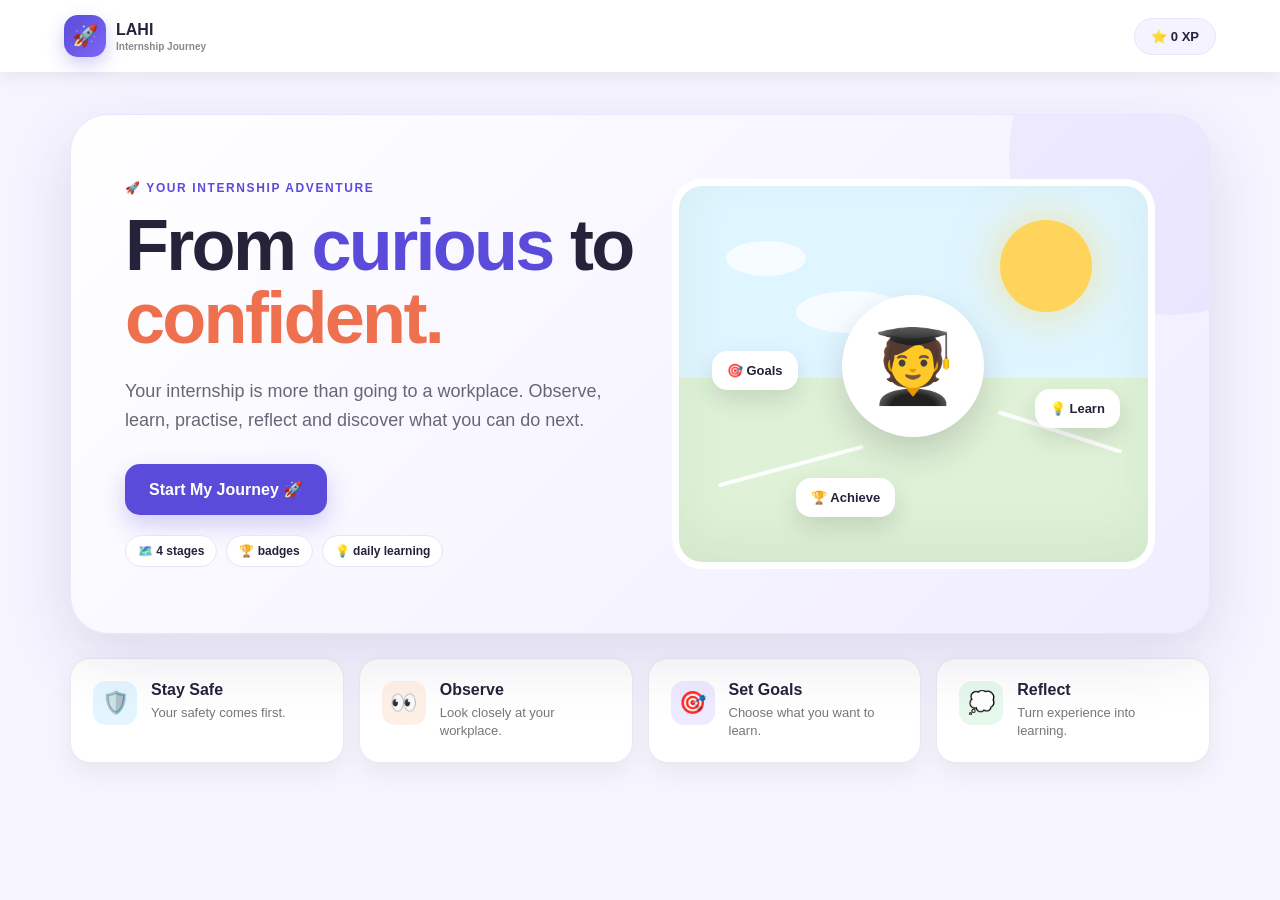
<file: index.html>
<!DOCTYPE html>
<html lang="en">
<head>
<meta charset="UTF-8">
<meta name="viewport" content="width=device-width, initial-scale=1.0">
<meta name="theme-color" content="#5b4bdb">
<title>LAHI Internship Journey</title>
<link rel="manifest" href="manifest.json">
<style>
*{box-sizing:border-box}
html{scroll-behavior:smooth}
body{margin:0;font-family:Arial,Helvetica,sans-serif;background:#f6f4ff;color:#25233a}
a{text-decoration:none}
.app-shell{min-height:100vh;overflow:hidden}
.topbar{height:72px;background:rgba(255,255,255,.96);display:flex;align-items:center;justify-content:space-between;padding:0 5%;box-shadow:0 3px 18px rgba(0,0,0,.08);position:sticky;top:0;z-index:50}
.brand{display:flex;align-items:center;gap:10px;color:#25233a;font-weight:900}
.brand-logo{width:42px;height:42px;border-radius:14px;background:linear-gradient(135deg,#5b4bdb,#7b67f2);color:#fff;display:grid;place-items:center;font-size:21px;box-shadow:0 7px 18px rgba(91,75,219,.28)}
.brand-copy strong{display:block;font-size:16px}.brand-copy small{display:block;color:#888;font-size:10px;margin-top:2px}
.top-pill{background:#f5f3ff;border:1px solid #e9e5ff;border-radius:30px;padding:10px 16px;font-size:13px;font-weight:900}
.home{max-width:1180px;margin:auto;padding:42px 20px 70px}
.hero-card{min-height:520px;display:grid;grid-template-columns:1.03fr .97fr;align-items:center;gap:34px;padding:54px;border-radius:38px;background:linear-gradient(135deg,#fff 0%,#f0edff 100%);box-shadow:0 22px 65px rgba(50,45,100,.13);border:1px solid #e9e5ff;position:relative;overflow:hidden}
.hero-card:before{content:"";position:absolute;width:320px;height:320px;border-radius:50%;background:rgba(123,103,242,.08);right:-120px;top:-120px}
.hero-copy{position:relative;z-index:2}.eyebrow{color:#5b4bdb;font-size:12px;font-weight:900;letter-spacing:1.6px;margin-bottom:14px}
.hero-copy h1{font-size:clamp(43px,6vw,72px);line-height:1.01;letter-spacing:-2.7px;margin:0 0 22px}.hero-copy h1 .curious{color:#5b4bdb}.hero-copy h1 .confident{color:#ef704e}
.hero-copy p{max-width:610px;color:#686675;font-size:18px;line-height:1.65;margin:0 0 28px}
.primary-btn{display:inline-flex;align-items:center;gap:8px;background:#5b4bdb;color:#fff;padding:16px 24px;border-radius:15px;font-size:16px;font-weight:900;box-shadow:0 10px 23px rgba(91,75,219,.25);transition:.2s}.primary-btn:hover{transform:translateY(-3px);background:#4b3bc4}
.micro-proof{display:flex;flex-wrap:wrap;gap:9px;margin-top:20px}.micro-proof span{background:#fff;border:1px solid #e8e5f5;border-radius:20px;padding:8px 12px;font-size:12px;font-weight:800}
.hero-art{min-height:390px;position:relative;border-radius:30px;overflow:hidden;background:linear-gradient(180deg,#dff5ff 0%,#dff5ff 51%,#dff2d7 51%,#dff2d7 100%);border:7px solid #fff;box-shadow:inset 0 -20px 50px rgba(60,120,70,.08)}
.sun{position:absolute;width:92px;height:92px;right:12%;top:34px;border-radius:50%;background:#ffd45a;box-shadow:0 0 45px rgba(255,210,80,.55)}
.orb{position:absolute;border-radius:50%;background:rgba(255,255,255,.72)}.orb-a{width:80px;height:35px;left:10%;top:55px}.orb-b{width:110px;height:42px;left:25%;top:105px}
.student-avatar{position:absolute;left:50%;top:48%;transform:translate(-50%,-50%);width:142px;height:142px;border-radius:50%;background:#fff;display:grid;place-items:center;font-size:72px;box-shadow:0 16px 35px rgba(0,0,0,.15);z-index:3}
.float-card{position:absolute;background:#fff;border-radius:15px;padding:12px 15px;font-weight:900;font-size:13px;box-shadow:0 10px 25px rgba(0,0,0,.12);z-index:4}.fc-a{left:7%;top:44%}.fc-b{right:6%;top:54%}.fc-c{left:25%;bottom:12%}
.path{position:absolute;height:4px;background:rgba(255,255,255,.95);border-radius:20px}.path-1{width:150px;left:8%;bottom:25%;transform:rotate(-15deg)}.path-2{width:130px;right:5%;bottom:34%;transform:rotate(18deg)}
.quick-grid{display:grid;grid-template-columns:repeat(4,1fr);gap:15px;margin-top:24px}.quick-card{background:#fff;border-radius:20px;padding:22px;display:flex;gap:14px;align-items:flex-start;border:1px solid #ebe8f5;box-shadow:0 9px 25px rgba(0,0,0,.06);transition:.2s}.quick-card:hover{transform:translateY(-3px);box-shadow:0 13px 30px rgba(0,0,0,.09)}
.q-icon{width:44px;height:44px;flex-shrink:0;border-radius:13px;display:grid;place-items:center;font-size:22px}.quick-card b{display:block;margin-bottom:5px}.quick-card p{margin:0;color:#777;font-size:13px;line-height:1.4}.blue .q-icon{background:#e5f5ff}.orange .q-icon{background:#fff0e7}.purple .q-icon{background:#eeeaff}.green .q-icon{background:#e7f8ed}
@media(max-width:850px){.hero-card{grid-template-columns:1fr;padding:36px}.hero-art{min-height:330px}.quick-grid{grid-template-columns:repeat(2,1fr)}}
@media(max-width:560px){.topbar{height:64px;padding:0 16px}.brand-copy small{display:none}.home{padding:22px 14px 45px}.hero-card{padding:28px 20px;border-radius:27px}.hero-copy h1{font-size:43px;letter-spacing:-1.7px}.hero-copy p{font-size:16px}.hero-art{min-height:300px}.student-avatar{width:115px;height:115px;font-size:58px}.quick-grid{grid-template-columns:1fr}.top-pill{padding:9px 12px}}
</style>
</head>
<body>
<div class="app-shell">
<header class="topbar">
  <a class="brand" href="index.html" aria-label="LAHI Internship Journey home">
    <div class="brand-logo">🚀</div>
    <div class="brand-copy"><strong>LAHI</strong><small>Internship Journey</small></div>
  </a>
  <div class="top-pill">⭐ <span id="homeXP">0</span> XP</div>
</header>
<main class="home">
<section class="hero-card">
  <div class="hero-copy">
    <div class="eyebrow">🚀 YOUR INTERNSHIP ADVENTURE</div>
    <h1>From <span class="curious">curious</span> to <span class="confident">confident.</span></h1>
    <p>Your internship is more than going to a workplace. Observe, learn, practise, reflect and discover what you can do next.</p>
    <a class="primary-btn" href="journey.html">Start My Journey 🚀</a>
    <div class="micro-proof"><span>🗺️ 4 stages</span><span>🏆 badges</span><span>💡 daily learning</span></div>
  </div>
  <div class="hero-art" aria-hidden="true">
    <div class="sun"></div><div class="orb orb-a"></div><div class="orb orb-b"></div>
    <div class="student-avatar">🧑‍🎓</div>
    <div class="float-card fc-a">🎯 Goals</div><div class="float-card fc-b">💡 Learn</div><div class="float-card fc-c">🏆 Achieve</div>
    <div class="path path-1"></div><div class="path path-2"></div>
  </div>
</section>
<section class="quick-grid">
  <article class="quick-card blue"><div class="q-icon">🛡️</div><div><b>Stay Safe</b><p>Your safety comes first.</p></div></article>
  <article class="quick-card orange"><div class="q-icon">👀</div><div><b>Observe</b><p>Look closely at your workplace.</p></div></article>
  <article class="quick-card purple"><div class="q-icon">🎯</div><div><b>Set Goals</b><p>Choose what you want to learn.</p></div></article>
  <article class="quick-card green"><div class="q-icon">💭</div><div><b>Reflect</b><p>Turn experience into learning.</p></div></article>
</section>
</main>
</div>
<script>document.getElementById("homeXP").textContent=localStorage.getItem("lahiXP")||"0";</script>
</body>
</html>
</file>
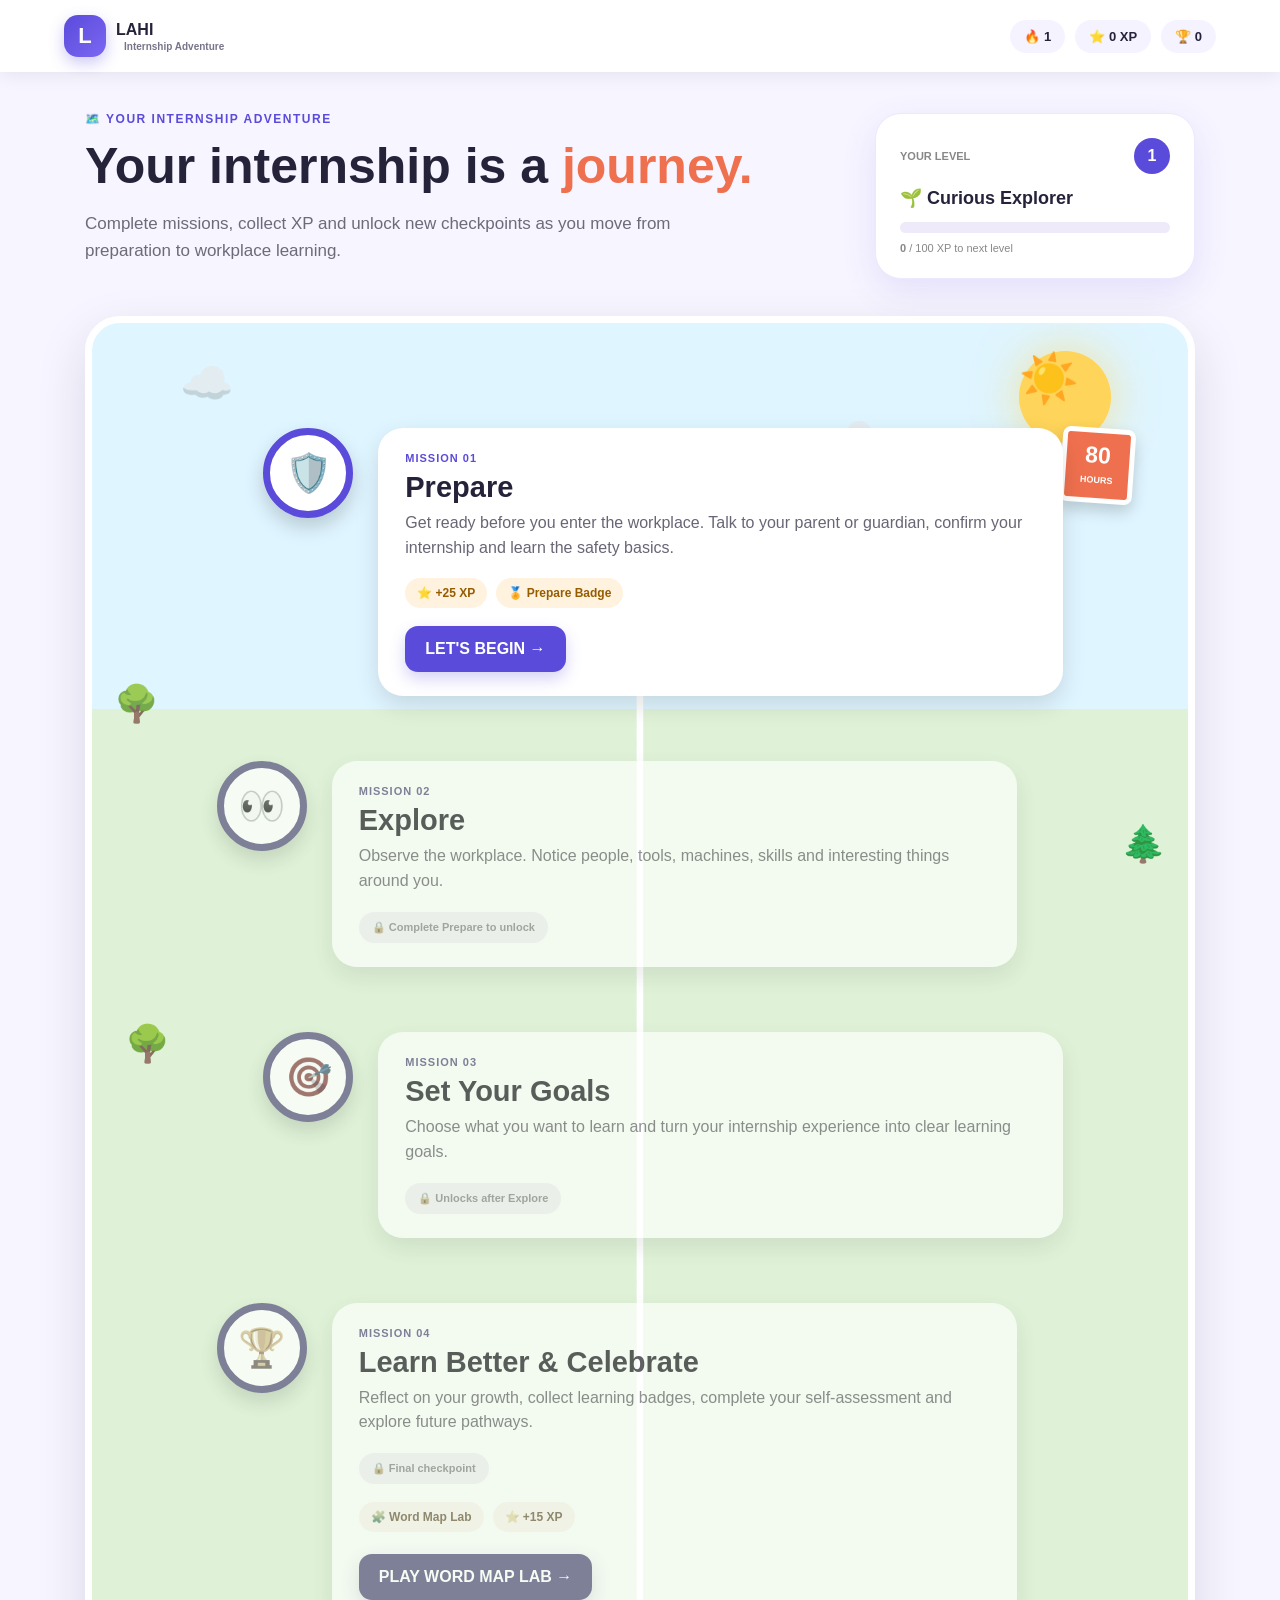
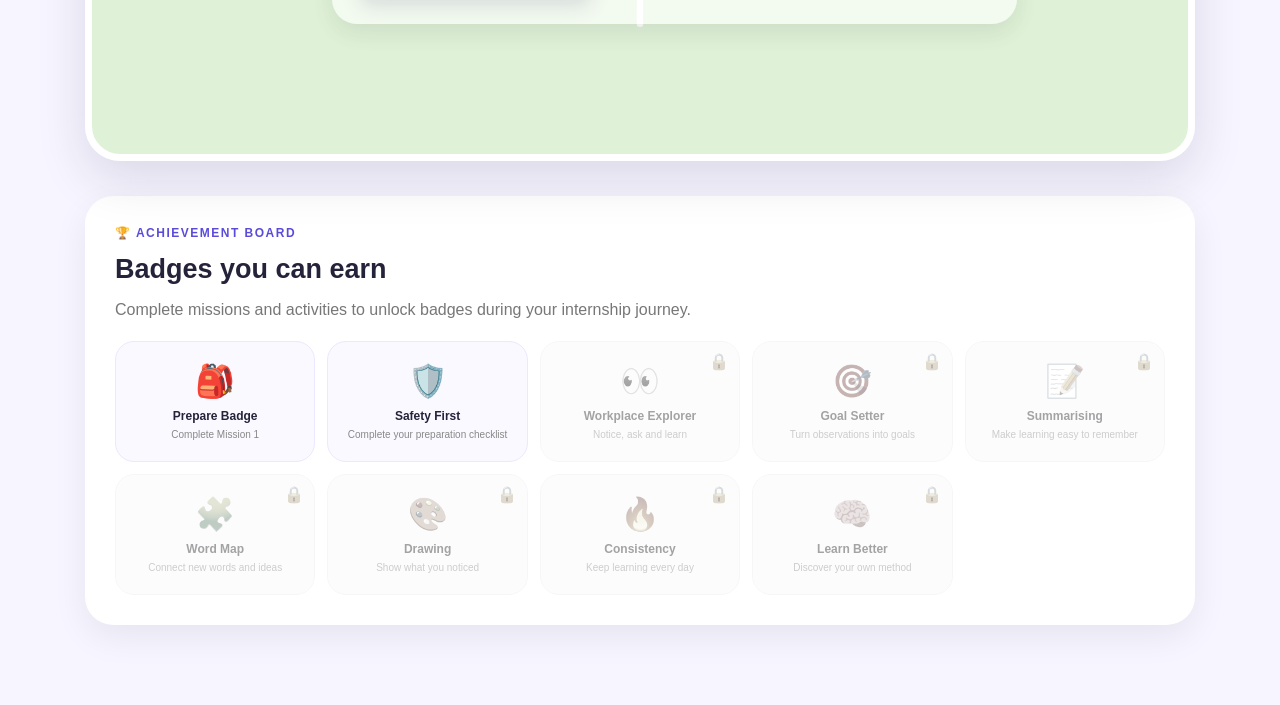
<file: explore.html>
<!DOCTYPE html><html lang="en"><head><meta charset="UTF-8"><meta name="viewport" content="width=device-width,initial-scale=1.0"><title>Mission 2 – Explore</title><link rel="stylesheet" href="style.css"><style>
body{margin:0;font-family:Arial,sans-serif;background:#f4f6fb;color:#292744}.student-nav{background:#fff;padding:12px 22px;display:flex;gap:10px;align-items:center;box-shadow:0 2px 10px #0000000d;position:sticky;top:0;z-index:10}.student-nav a,.student-nav button{border:0;background:#f1f3f9;padding:9px 13px;border-radius:9px;color:#302b55;text-decoration:none;font-weight:700;cursor:pointer}.nav-logo{font-weight:900;margin-right:auto;color:#5b4bdf}.hero{background:linear-gradient(135deg,#6755ee,#8b7cff);color:#fff;padding:44px 20px}.hero-inner,.container{max-width:900px;margin:auto}.mission-number{font-weight:900;letter-spacing:1px;font-size:12px}.hero h1{font-size:38px;margin:10px 0}.hero p{font-size:17px;line-height:1.6;max-width:720px}.container{padding:28px 20px 60px}.progress-wrap{background:#fff;padding:14px 16px;border-radius:16px;margin-bottom:18px;box-shadow:0 5px 18px #0000000a}.progress-track{height:9px;background:#e8e9f3;border-radius:99px;overflow:hidden}.progress-fill{height:100%;background:#5b4bdf;width:0}.card{background:#fff;border-radius:20px;padding:24px;margin:16px 0;box-shadow:0 7px 24px #0000000a}.card h2{margin-top:0}.hint{color:#6f6b7d;font-size:14px;line-height:1.5}.grid2{display:grid;grid-template-columns:1fr 1fr;gap:14px}.field label{display:block;font-weight:800;font-size:13px;margin-bottom:6px}.field input,.field textarea{width:100%;box-sizing:border-box;padding:12px;border:1px solid #d7d9e3;border-radius:10px;font:inherit}.field textarea{min-height:88px;resize:vertical}.person{border:1px solid #ececf2;border-radius:14px;padding:15px;margin:10px 0}.check-grid{display:grid;grid-template-columns:1fr 1fr;gap:9px}.check-item{display:flex;gap:8px;padding:10px;border-radius:10px;background:#f8f8fc}.submit-bar{text-align:center;background:#fff;border-radius:20px;padding:26px;margin-top:22px;box-shadow:0 7px 24px #0000000a}.primary{border:0;background:#5b4bdf;color:#fff;border-radius:14px;padding:15px 28px;font-weight:900;font-size:16px;cursor:pointer}.save-note{min-height:24px;font-weight:800;color:#27804a;margin-top:10px}.save-section{border:0;background:#eef0fb;color:#4d42bb;border-radius:10px;padding:9px 12px;font-weight:900;cursor:pointer;margin-top:12px}.section-saved{color:#27804a;font-weight:800;margin-left:8px}@media(max-width:650px){.grid2,.check-grid{grid-template-columns:1fr}.hero h1{font-size:30px}}
.lahi-confetti{position:fixed;inset:0;pointer-events:none;z-index:9999;overflow:hidden}.lahi-confetti span{position:absolute;top:-20px;font-size:22px;animation:lahiConfettiFall 1.5s ease-out forwards}.completion-next{margin:10px 0;color:#5b4bdb;font-weight:800}.completion-box{position:relative;overflow:hidden}@keyframes lahiConfettiFall{to{transform:translateY(105vh) rotate(540deg);opacity:0}}
</style></head><body>
<nav class="student-nav"><div class="nav-logo">LAHI Internship</div><a href="index.html">🏠 Home</a><a href="journey.html">🗺️ My Journey</a><button type="button" onclick="history.back()">← Back</button></nav>
<section class="hero"><div class="hero-inner"><div class="mission-number">MISSION 2 • INITIAL OBSERVATIONS</div><h1>👀 Explore Your Workplace</h1><p>Your first few days are for observing. Look closely, ask questions and capture what you notice. If your internship is 15 days, use Days 1–2 for observation; if 30 days, use the first 4 days.</p></div></section>
<main class="container"><div class="progress-wrap"><b><span id="count">0</span> of 5 activities completed</b><div class="progress-track"><div id="bar" class="progress-fill"></div></div></div>
<div class="card" data-section="workplace"><h2>🏢 1. Understand Your Workplace</h2><p class="hint">Look around your workplace and understand what happens there.</p><div class="field"><label>Where am I working?</label><textarea id="where"></textarea></div><br><div class="field"><label>What does this workplace do?</label><textarea id="does"></textarea></div><br><div class="field"><label>What products or services does it provide?</label><textarea id="products"></textarea></div><button class="save-section" data-save="1">💾 Save Section</button><span id="s1" class="section-saved"></span></div>
<div class="card" data-section="people"><h2>🤝 2. People I Meet</h2><p class="hint">Try to learn from the people you meet. Record at least four people.</p><div id="people"></div><button class="save-section" data-save="2">💾 Save Section</button><span id="s2" class="section-saved"></span></div>
<div class="card" data-section="tools"><h2>🛠️ 3. Tools & Machines</h2><p class="hint">Write or draw what you see. Think about what is interesting, surprising and useful to learn.</p><div class="grid2"><div class="field"><label>What tools or machines are being used?</label><textarea id="tools"></textarea></div><div class="field"><label>What did you find interesting?</label><textarea id="interesting"></textarea></div><div class="field"><label>Did anything surprise you?</label><textarea id="surprised"></textarea></div><div class="field"><label>What would you like to learn?</label><textarea id="learnTools"></textarea></div></div><button class="save-section" data-save="3">💾 Save Section</button><span id="s3" class="section-saved"></span></div>
<div class="card" data-section="skills"><h2>💡 4. Skills You Notice</h2><p class="hint">Tick skills you noticed in the workplace. Then choose 2–4 skills you want to learn.</p><div class="check-grid" id="skills"></div><div class="field" style="margin-top:12px"><label>Other skills I noticed</label><textarea id="otherSkills"></textarea></div><div class="field" style="margin-top:12px"><label>2–4 skills I want to learn</label><textarea id="wantSkills"></textarea></div><button class="save-section" data-save="4">💾 Save Section</button><span id="s4" class="section-saved"></span></div>
<div class="card" data-section="safety"><h2>🛡️ 5. Safety Checklist</h2><p class="hint">As you observe, find answers to these questions and keep them in mind throughout your internship.</p><div class="check-grid" id="safety"></div><button class="save-section" data-save="5">💾 Save Section</button><span id="s5" class="section-saved"></span></div>
<div class="submit-bar"><h2>🎯 Ready to finish Explore?</h2><p class="hint">Save all five sections. You can edit your answers and come back later.</p><button class="primary" id="submit">🚀 COMPLETE MISSION 2</button><div id="message" class="save-note"></div></div></main>
<div id="completionOverlay" class="completion-overlay"><div class="completion-box"><div class="celebrate-burst">🎉</div><div class="completion-kicker">MISSION COMPLETE</div><h2 id="completionTitle"></h2><p id="completionText"></p><div class="completion-reward"><span id="completionXP"></span><span id="completionBadge"></span></div><div class="completion-next" id="completionNext"></div><button id="completionContinue" class="completion-btn">CONTINUE →</button></div></div>
<script src="config.js"></script><script src="app.js"></script><script>
(function(){
if(localStorage.getItem("lahi_mission1")!=="complete"){window.location.href="journey.html";return;}
var people=[1,2,3,4].map(function(i){return '<div class="person"><b>Person '+i+'</b><div class="grid2"><div class="field"><label>Name</label><input id="p'+i+'n"></div><div class="field"><label>Role / Work</label><input id="p'+i+'r"></div></div><div class="field" style="margin-top:10px"><label>What did I learn from this person?</label><textarea id="p'+i+'l"></textarea></div></div>'}).join('');document.getElementById('people').innerHTML=people;
var skillItems=['Managing time properly','Working well with others in a team','Problem solving','Keeping the space neat and tidy','Handling customer complaints','Speaking confidently and clearly','Being open to feedback','Knowing proper tools/programs to use','Taking initiative','Listening with attention','Behaving politely with everyone','Being attentive and alert'];document.getElementById('skills').innerHTML=skillItems.map(function(x,i){return '<label class="check-item"><input type="checkbox" data-skill="'+i+'">'+x+'</label>'}).join('');
var safetyItems=['I know where the first-aid kit is','I know the safety rules at my workplace','I know which tools/equipment need careful handling','I know where the fire exit is','I know who to go to if something feels unsafe'];document.getElementById('safety').innerHTML=safetyItems.map(function(x,i){return '<label class="check-item"><input type="checkbox" data-safety="'+i+'">'+x+'</label>'}).join('');
var ids=['where','does','products','otherSkills','wantSkills','tools','interesting','surprised','learnTools'];
function save(){var o={};ids.forEach(function(id){o[id]=document.getElementById(id).value});o.skills=[].slice.call(document.querySelectorAll('[data-skill]')).filter(function(x){return x.checked}).map(function(x){return x.getAttribute('data-skill')});o.safety=[].slice.call(document.querySelectorAll('[data-safety]')).filter(function(x){return x.checked}).map(function(x){return x.getAttribute('data-safety')});o.people=[1,2,3,4].map(function(i){return {n:document.getElementById('p'+i+'n').value,r:document.getElementById('p'+i+'r').value,l:document.getElementById('p'+i+'l').value}});localStorage.setItem('lahi_explore_data',JSON.stringify(o));return o}
function load(){try{var o=JSON.parse(localStorage.getItem('lahi_explore_data')||'{}');ids.forEach(function(id){if(o[id]!=null)document.getElementById(id).value=o[id]});(o.skills||[]).forEach(function(i){var e=document.querySelector('[data-skill="'+i+'"]');if(e)e.checked=true});(o.safety||[]).forEach(function(i){var e=document.querySelector('[data-safety="'+i+'"]');if(e)e.checked=true});(o.people||[]).forEach(function(p,j){var i=j+1;if(p.n)document.getElementById('p'+i+'n').value=p.n;if(p.r)document.getElementById('p'+i+'r').value=p.r;if(p.l)document.getElementById('p'+i+'l').value=p.l})}catch(e){}}
function checks(){var o=save();return [!!(o.where&&o.does&&o.products),(o.people||[]).every(function(p){return p.n&&p.r&&p.l}),!!(o.tools&&o.interesting&&o.surprised&&o.learnTools),o.skills.length>=1&&!!o.wantSkills,o.safety.length>=3]}
function update(){var c=checks(),n=c.filter(Boolean).length;document.getElementById('count').textContent=n;document.getElementById('bar').style.width=(n/5*100)+'%';c.forEach(function(v,i){document.getElementById('s'+(i+1)).textContent=v?'✓ Saved':'Complete this section'});return c}
function complete(){var c=update();if(c.filter(Boolean).length<5){document.getElementById('message').textContent='Please complete all 5 sections before submitting.';return}save();if(localStorage.getItem('lahi_mission2')!=='complete'){localStorage.setItem('lahi_mission2','complete');LAHi.addXP(40,'lahi_mission2_xp');var got=LAHi.awardBadge('badge_explorer');LAHi.sync('mission_2_complete',{newBadge:got?'Workplace Explorer':''});LAHi.celebrate({title:'Mission 2 complete!',text:'You explored people, tools, skills and safety at your workplace.',xp:40,badge:got?'Workplace Explorer':'',next:'journey.html',nextLabel:'🎯 Set Your Goals is now unlocked',button:'SEE MY JOURNEY →'});}else window.location.href='journey.html'}
[].slice.call(document.querySelectorAll('[data-save]')).forEach(function(b){b.addEventListener('click',function(){save();var n=b.getAttribute('data-save');document.getElementById('s'+n).textContent='✓ Saved';LAHi.sync('mission_2_section_save',{section:n});});});
load();update();document.getElementById('submit').onclick=complete;
})();</script></body></html>
</file>
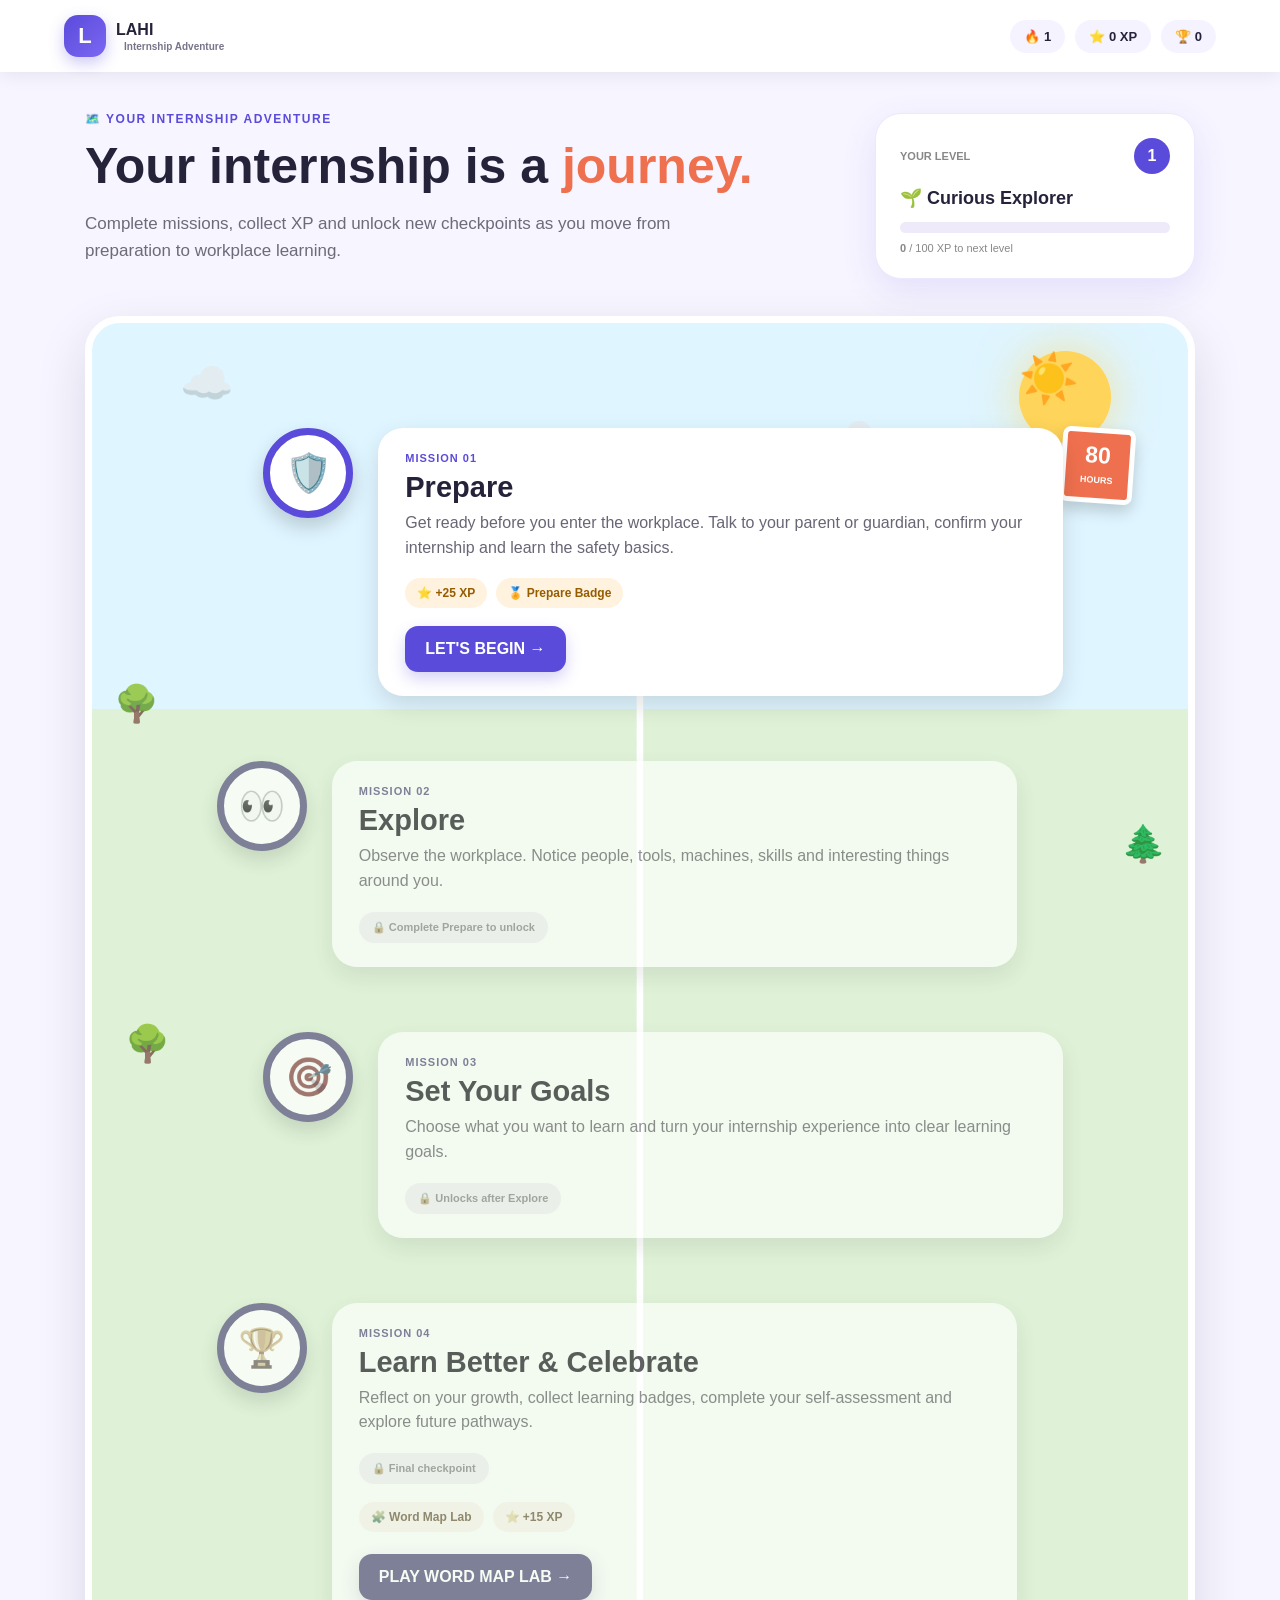
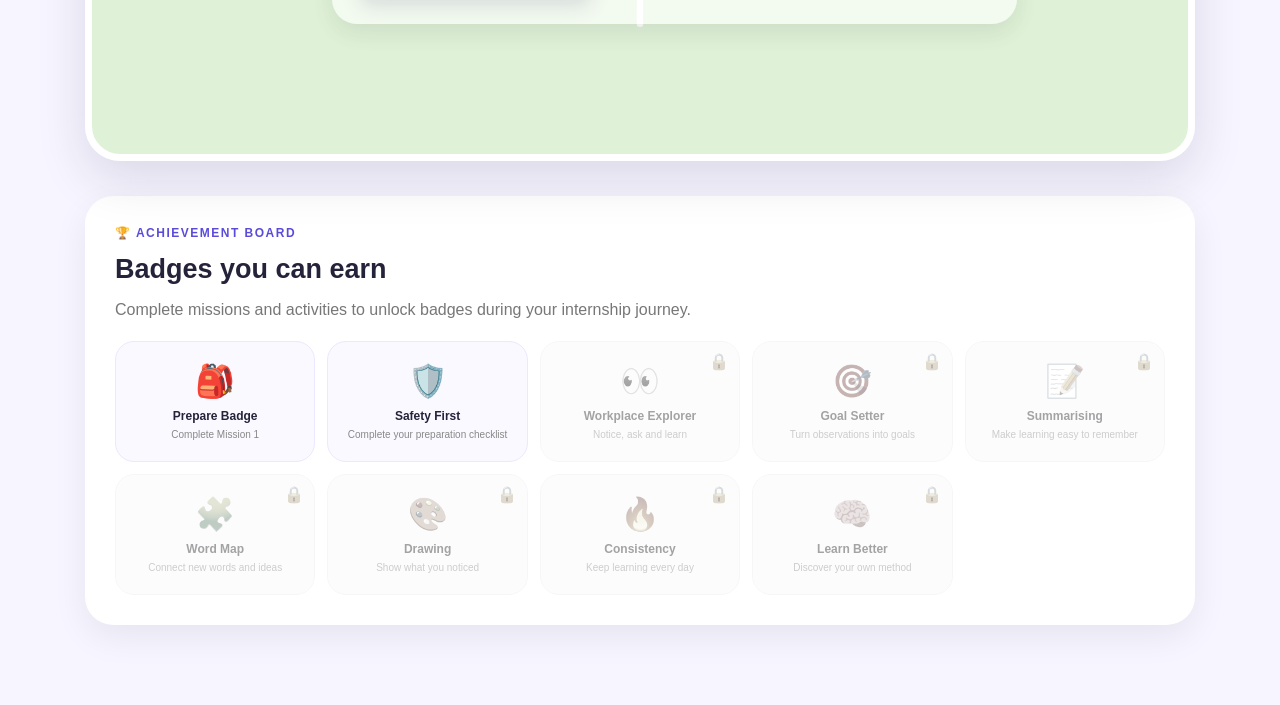
<file: goals.html>
<!DOCTYPE html>
<html lang="en">
<head>
<meta charset="UTF-8">
<meta name="viewport" content="width=device-width,initial-scale=1">
<title>Mission 3 – Set Your Goals</title>
<link rel="stylesheet" href="style.css">
<style>
:root{--purple:#5b4bdf;--purple2:#7666ef;--ink:#292744;--muted:#6f6a7e;--cream:#faf7f2;--orange:#a64b13;--line:#e7e3dc}
body{margin:0;font-family:Arial,sans-serif;background:var(--cream);color:var(--ink)}
.nav{background:#fff;padding:12px 22px;display:flex;gap:10px;align-items:center;box-shadow:0 2px 12px #00000012;position:sticky;top:0;z-index:10;border-bottom:1px solid #eee9e2}.nav a,.nav button{border:0;background:#f4f1ec;padding:9px 13px;border-radius:9px;color:#302b55;text-decoration:none;font-weight:700;cursor:pointer}.logo{margin-right:auto;font-weight:900;color:var(--purple)}
.hero{background:linear-gradient(135deg,#5b4bdf,#806ff0);color:#fff;padding:46px 20px}.hero>div,main{max-width:950px;margin:auto}.hero h1{font-size:40px;margin:10px 0}.hero p{font-size:17px;line-height:1.6;max-width:760px}.container{padding:30px 20px 70px}.tip,.goal,.finish{background:#fff;border-radius:20px;padding:24px;margin:16px 0;box-shadow:0 8px 26px #0000000b;border:1px solid #eeeae4}.tip{background:#fffaf3;border-left:5px solid #e4a15e}.goal{position:relative}.goal h2{margin-top:0;color:var(--purple)}.goal-number{display:inline-flex;width:30px;height:30px;border-radius:50%;align-items:center;justify-content:center;background:#f0edff;color:var(--purple);margin-right:7px;font-size:14px}.grid2{display:grid;grid-template-columns:1fr 1fr;gap:14px}.field label{display:block;font-weight:800;font-size:13px;margin-bottom:6px}.field input,.field textarea{width:100%;box-sizing:border-box;padding:12px;border:1px solid #d7d9e3;border-radius:10px;font:inherit;background:#fff}.field textarea{min-height:80px;resize:vertical}.subgoal-head{display:flex;justify-content:space-between;align-items:center;gap:10px;margin:18px 0 8px}.subgoal-head p{margin:0}.subgoals{display:grid;grid-template-columns:1fr 1fr;gap:10px}.subgoals div{background:#f8f7fb;padding:10px;border-radius:10px;border:1px solid #eeecf4}.extra-goal{border-left:5px solid #e4a15e}.remove-goal{border:1px solid #f0caca;background:#fff7f7;color:#9b3c3c;border-radius:9px;padding:7px 10px;font-weight:800;cursor:pointer}.add-goal-wrap{display:flex;justify-content:center;margin:18px 0}.add-goal{border:1px dashed #9b91e9;background:#f7f5ff;color:var(--purple);border-radius:13px;padding:12px 18px;font-weight:900;cursor:pointer}.add-goal:hover{background:#eeeaff}.primary{border:0;background:var(--purple);color:#fff;border-radius:14px;padding:15px 28px;font-weight:900;font-size:16px;cursor:pointer}.goal-actions{display:flex;gap:8px;flex-wrap:wrap;margin-top:12px}.draft-button,.reset-button,.edit-button{border:1px solid #d8d9e5;background:#fff;color:#4d42bb;border-radius:10px;padding:10px 14px;font-weight:900;cursor:pointer}.draft-button{background:#fff7e8;color:#9a6410;border-color:#f0d49c}.reset-button{background:#fff7f7;color:#9b3c3c;border-color:#f0caca}.edit-button{background:#f4f1ff}.edit-locked textarea,.edit-locked input{background:#f7f7fa;color:#666}.msg{font-weight:800;margin-top:10px;color:#27804a}.extra-note{font-size:13px;color:var(--muted);margin:7px 0 0}.completion-next{margin:10px 0;color:#5b4bdb;font-weight:800}.lahi-confetti{position:fixed;inset:0;pointer-events:none;z-index:9999;overflow:hidden}.lahi-confetti span{position:absolute;top:-20px;font-size:22px;animation:lahiConfettiFall 1.5s ease-out forwards}@keyframes lahiConfettiFall{to{transform:translateY(105vh) rotate(540deg);opacity:0}}
@media(max-width:650px){.grid2,.subgoals{grid-template-columns:1fr}.hero h1{font-size:30px}.nav{padding:10px 14px}.nav a,.nav button{font-size:12px;padding:8px}.container{padding:22px 12px 55px}.goal,.tip,.finish{padding:18px}}
</style>
</head>
<body>
<nav class="nav"><div class="logo">LAHI Internship</div><a href="index.html">🏠 Home</a><a href="journey.html">🗺️ My Journey</a><button onclick="history.back()">← Back</button></nav>
<section class="hero"><div><b>MISSION 3 • SETTING YOUR INTERNSHIP GOALS</b><h1>🎯 Turn observations into goals</h1><p>Start with four goals. If you discover another skill you want to learn during your internship, use <b>＋ Add another goal</b> to capture it too.</p></div></section>
<main class="container">
<div class="tip"><b>💡 A good goal tells you:</b><br>What you want to learn • Why it matters • How you will track your progress.<br><br>Discuss your trade-specific goals with your Vocational Trainer and Employer.</div>
<div id="goals"></div>
<div class="add-goal-wrap"><button class="add-goal" type="button" id="addGoal">＋ ADD ANOTHER GOAL</button></div>
<div class="goal"><h2>🤝 Discuss with your trainer & employer</h2><div class="field"><label>What feedback did I receive?</label><textarea id="discussion"></textarea></div></div>
<div class="finish"><h2>🚀 Ready to submit your goals?</h2><p>Complete the first 4 goals before submitting. Additional goals are optional. You can save your work as a draft and edit it later.</p><div class="goal-actions"><button class="draft-button" type="button" id="saveDraft">📝 SAVE AS DRAFT</button><button class="reset-button" type="button" id="resetGoals">↺ RESET</button><button class="edit-button" type="button" id="editGoals" style="display:none">✏️ EDIT MY GOALS</button><button class="primary" id="submit">COMPLETE MISSION 3</button></div><div id="msg" class="msg"></div></div>
</main>
<div id="completionOverlay" class="completion-overlay"><div class="completion-box"><div class="celebrate-burst">🎯</div><div class="completion-kicker">MISSION COMPLETE</div><h2 id="completionTitle"></h2><p id="completionText"></p><div class="completion-reward"><span id="completionXP"></span><span id="completionBadge"></span></div><div class="completion-next" id="completionNext"></div><button id="completionContinue" class="completion-btn">CONTINUE →</button></div></div>
<script src="config.js"></script><script src="app.js"></script>
<script>
(function(){
if(localStorage.getItem("lahi_mission2")!=="complete"){window.location.href="journey.html";return;}
var wrap=document.getElementById('goals'), addBtn=document.getElementById('addGoal');
var coreGoals=4, extraCount=0, fieldIds=[];
function goalHtml(i,isExtra){
  var remove=isExtra?'<button type="button" class="remove-goal" data-remove-goal="'+i+'">✕ Remove</button>':'';
  return '<section class="goal '+(isExtra?'extra-goal':'')+'" data-goal-card="'+i+'">'+
    '<div style="display:flex;justify-content:space-between;align-items:center;gap:10px"><h2><span class="goal-number">'+i+'</span> Goal #'+i+'</h2>'+remove+'</div>'+
    '<div class="grid2"><div class="field"><label>What specific skill do you want to learn?</label><textarea id="g'+i+'a"></textarea></div><div class="field"><label>Why is this important to you?</label><textarea id="g'+i+'b"></textarea></div></div>'+
    '<div class="field" style="margin-top:14px"><label>How will you know you are making progress?</label><textarea id="g'+i+'c"></textarea></div>'+
    '<div class="subgoal-head"><p><b>Break your goal into 4 sub-goals</b></p></div>'+
    '<div class="subgoals">'+[1,2,3,4].map(function(j){return '<div><label>Sub-goal '+j+'</label><input id="g'+i+'s'+j+'"></div>'}).join('')+'</div>'+ 
    (isExtra?'<p class="extra-note">Optional additional goal. Complete all fields if you keep this goal.</p>':'')+
    '</section>';
}
function renderGoal(i,isExtra){wrap.insertAdjacentHTML('beforeend',goalHtml(i,isExtra));}
for(var i=1;i<=4;i++)renderGoal(i,false);
function rebuildFieldIds(){
  fieldIds=[];
  var cards=wrap.querySelectorAll('[data-goal-card]');
  cards.forEach(function(card){var i=card.getAttribute('data-goal-card');['a','b','c'].forEach(function(x){fieldIds.push('g'+i+x);});for(var j=1;j<=4;j++)fieldIds.push('g'+i+'s'+j);});
  fieldIds.push('discussion');
}
rebuildFieldIds();
function readStored(key){try{return JSON.parse(localStorage.getItem(key)||'null')}catch(e){return null}}
function collect(){
  var o={discussion:document.getElementById('discussion').value,extraGoals:[]};
  for(var i=1;i<=4;i++){['a','b','c'].forEach(function(x){o['g'+i+x]=document.getElementById('g'+i+x).value});for(var j=1;j<=4;j++)o['g'+i+'s'+j]=document.getElementById('g'+i+'s'+j).value;}
  wrap.querySelectorAll('[data-goal-card]').forEach(function(card){var i=Number(card.getAttribute('data-goal-card'));if(i<=4)return;var g={a:document.getElementById('g'+i+'a').value,b:document.getElementById('g'+i+'b').value,c:document.getElementById('g'+i+'c').value,subGoals:[]};for(var j=1;j<=4;j++)g.subGoals.push(document.getElementById('g'+i+'s'+j).value);o.extraGoals.push(g);});
  return o;
}
function fill(o){
  o=o||{};
  var extras=Array.isArray(o.extraGoals)?o.extraGoals:[];
  wrap.querySelectorAll('[data-goal-card]').forEach(function(card){if(Number(card.getAttribute('data-goal-card'))>4)card.remove();});
  extras.forEach(function(g,idx){var n=5+idx;renderGoal(n,true);document.getElementById('g'+n+'a').value=g.a||'';document.getElementById('g'+n+'b').value=g.b||'';document.getElementById('g'+n+'c').value=g.c||'';(g.subGoals||[]).forEach(function(v,j){if(j<4)document.getElementById('g'+n+'s'+(j+1)).value=v||'';});});
  extraCount=extras.length;rebuildFieldIds();
  for(var i=1;i<=4;i++){['a','b','c'].forEach(function(x){document.getElementById('g'+i+x).value=o['g'+i+x]||''});for(var j=1;j<=4;j++)document.getElementById('g'+i+'s'+j).value=o['g'+i+'s'+j]||'';}
  document.getElementById('discussion').value=o.discussion||'';
}
function setEditable(editable){
  fieldIds.forEach(function(id){var el=document.getElementById(id);if(el){el.readOnly=!editable;el.disabled=false;}});
  document.querySelectorAll('.goal').forEach(function(card){card.classList.toggle('edit-locked',!editable);});
  document.getElementById('editGoals').style.display=editable?'none':'inline-block';
  document.getElementById('saveDraft').style.display=editable?'inline-block':'none';
  document.getElementById('resetGoals').style.display=editable?'inline-block':'none';
  document.getElementById('submit').style.display=editable?'inline-block':'none';
  addBtn.style.display=editable?'inline-block':'none';
  document.querySelectorAll('[data-remove-goal]').forEach(function(btn){btn.style.display=editable?'inline-block':'none';});
}
function saveDraft(){var o=collect();localStorage.setItem('lahi_goals_draft',JSON.stringify(o));document.getElementById('msg').textContent='✓ Draft saved on this device. You can come back and continue later.';LAHi.sync('mission_3_draft',{goals:o,status:'draft'});}
function resetGoals(){if(!confirm('Reset your current goal entries? Your last saved goals will be kept.'))return;var saved=readStored('lahi_goals_data');fill(saved||{});localStorage.removeItem('lahi_goals_draft');document.getElementById('msg').textContent=saved?'↺ Last saved goals restored. You can edit them and save again.':'↺ Goal fields reset.';}
function editGoals(){setEditable(true);document.getElementById('msg').textContent='✏️ Edit mode is on. Correct any sentence and save again.';document.getElementById('g1a').focus();}
function validateGoal(i){var good=true;['a','b','c'].forEach(function(x){if(!document.getElementById('g'+i+x).value.trim())good=false});for(var j=1;j<=4;j++)if(!document.getElementById('g'+i+'s'+j).value.trim())good=false;return good;}
function submit(){var o=collect(),good=true;for(var i=1;i<=4;i++)if(!validateGoal(i))good=false;var extraInvalid=[];wrap.querySelectorAll('[data-goal-card]').forEach(function(card){var i=Number(card.getAttribute('data-goal-card'));if(i>4&&!validateGoal(i))extraInvalid.push(i);});if(extraInvalid.length)good=false;if(!good){document.getElementById('msg').textContent=extraInvalid.length?'Please complete every part of each additional goal you added.':'Please complete every part of all 4 required goals.';return}localStorage.setItem('lahi_goals_data',JSON.stringify(o));localStorage.removeItem('lahi_goals_draft');if(localStorage.getItem('lahi_mission3')!=='complete'){localStorage.setItem('lahi_mission3','complete');LAHi.addXP(40,'lahi_mission3_xp');var got=LAHi.awardBadge('badge_goalsetter');LAHi.sync('mission_3_complete',{newBadge:got?'Goal Setter':'',goals:o});LAHi.celebrate({title:'Mission 3 complete!',text:'You turned your workplace observations into four clear learning goals and practical sub-goals.',xp:40,badge:got?'Goal Setter':'',next:'journey.html',nextLabel:'🧠 Learn Better is now unlocked',button:'SEE MY JOURNEY →'});setEditable(false);}else{document.getElementById('msg').textContent='✓ Goals updated. Your Mission 3 completion is unchanged.';setEditable(false);LAHi.sync('mission_3_goals_updated',{goals:o,status:'updated'});}}
addBtn.onclick=function(){if(extraCount>=6){document.getElementById('msg').textContent='You can add up to 6 additional goals.';return}extraCount++;var n=4+extraCount;renderGoal(n,true);rebuildFieldIds();setEditable(true);document.getElementById('g'+n+'a').focus();document.querySelector('[data-goal-card="'+n+'"]').scrollIntoView({behavior:'smooth',block:'center'});};
wrap.addEventListener('click',function(e){var btn=e.target.closest('[data-remove-goal]');if(!btn)return;var n=Number(btn.getAttribute('data-remove-goal'));var card=wrap.querySelector('[data-goal-card="'+n+'"]');if(card)card.remove();var cards=Array.from(wrap.querySelectorAll('[data-goal-card]'));var extraData=[];cards.forEach(function(c){var i=Number(c.getAttribute('data-goal-card'));if(i>4)extraData.push({a:document.getElementById('g'+i+'a').value,b:document.getElementById('g'+i+'b').value,c:document.getElementById('g'+i+'c').value,subGoals:[1,2,3,4].map(function(j){return document.getElementById('g'+i+'s'+j).value;})});});fill(Object.assign({},collect(),{extraGoals:extraData}));setEditable(true);});
document.getElementById('saveDraft').onclick=saveDraft;document.getElementById('resetGoals').onclick=resetGoals;document.getElementById('editGoals').onclick=editGoals;document.getElementById('submit').onclick=submit;
function load(){var finalData=readStored('lahi_goals_data')||{};var draft=readStored('lahi_goals_draft');fill(Object.keys(finalData).length?finalData:(draft||{}));if(localStorage.getItem('lahi_mission3')==='complete')setEditable(false);else setEditable(true);}
load();
})();
</script>
</body>
</html>
</file>
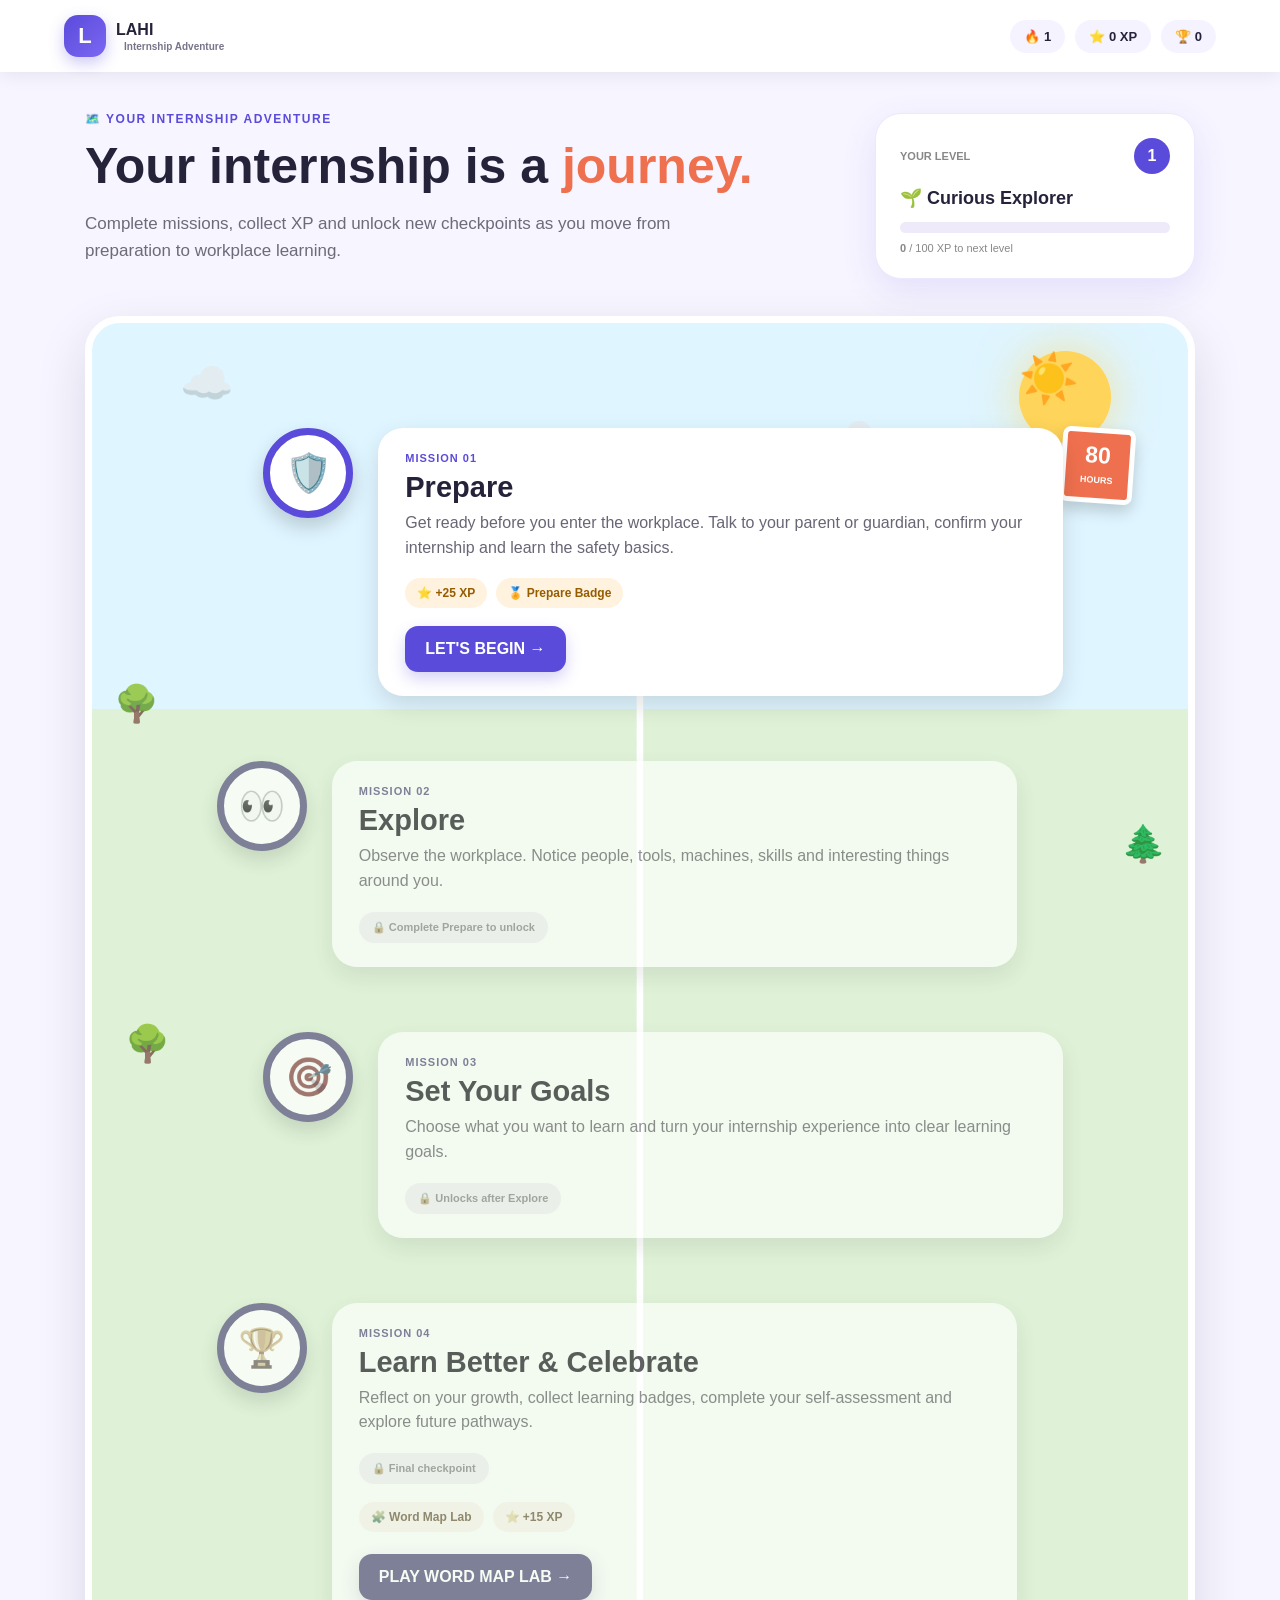
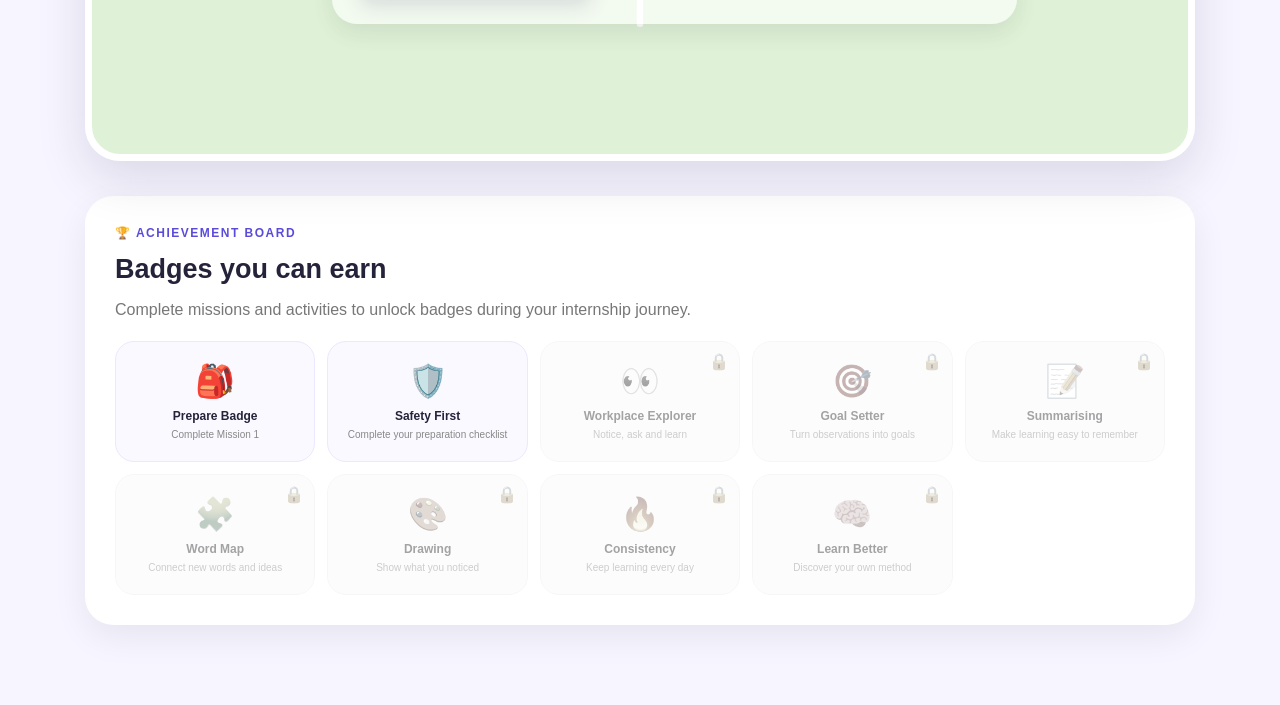
<file: journey.html>
<!DOCTYPE html>
<html lang="en">
<head>
  <meta charset="UTF-8">
  <meta name="viewport" content="width=device-width, initial-scale=1.0">

  <title>My Internship Adventure | LAHI</title>

  <link rel="stylesheet" href="style.css">

  <style>

    * {
      box-sizing: border-box;
    }

    body {
      margin: 0;
      font-family: Arial, Helvetica, sans-serif;
      background: #f7f5ff;
      color: #25233a;
    }

    /* =========================
       TOP BAR
    ========================= */

    .topbar {
      height: 72px;
      background: white;
      display: flex;
      align-items: center;
      justify-content: space-between;
      padding: 0 5%;
      box-shadow: 0 3px 18px rgba(0,0,0,.08);
      position: sticky;
      top: 0;
      z-index: 50;
    }

    .brand {
      display: flex;
      align-items: center;
      gap: 10px;
      text-decoration: none;
      color: #25233a;
    }

    .brand-logo {
      width: 42px;
      height: 42px;
      border-radius: 14px;
      background: linear-gradient(135deg,#5b4bdb,#7b67f2);
      color: white;
      display: flex;
      align-items: center;
      justify-content: center;
      font-size: 22px;
      font-weight: 900;
      box-shadow: 0 6px 15px rgba(91,75,219,.3);
    }

    .brand-name {
      font-weight: 900;
      font-size: 16px;
    }

    .brand-sub {
      display: block;
      font-size: 10px;
      color: #888;
      margin-top: 2px;
    }

    .stats {
      display: flex;
      gap: 10px;
    }

    .stat {
      background: #f5f3ff;
      border-radius: 30px;
      padding: 9px 14px;
      font-size: 13px;
      font-weight: 700;
    }

    /* =========================
       MAIN
    ========================= */

    .page {
      max-width: 1150px;
      margin: auto;
      padding: 40px 20px 80px;
    }

    /* =========================
       HERO
    ========================= */

    .hero {
      display: grid;
      grid-template-columns: 1fr 320px;
      gap: 30px;
      align-items: center;
      margin-bottom: 35px;
    }

    .eyebrow {
      color: #5b4bdb;
      font-size: 12px;
      font-weight: 900;
      letter-spacing: 1.5px;
    }

    .hero h1 {
      font-size: 50px;
      line-height: 1.05;
      margin: 12px 0;
    }

    .hero h1 span {
      color: #ef704e;
    }

    .hero p {
      color: #6d6b78;
      font-size: 17px;
      line-height: 1.6;
      max-width: 650px;
    }

    /* =========================
       LEVEL CARD
    ========================= */

    .level-card {
      background: white;
      border-radius: 26px;
      padding: 24px;
      box-shadow: 0 12px 35px rgba(91,75,219,.12);
      border: 1px solid #ece9ff;
    }

    .level-header {
      display: flex;
      justify-content: space-between;
      align-items: center;
    }

    .level-label {
      color: #888;
      font-size: 11px;
      font-weight: 900;
    }

    .level-number {
      width: 36px;
      height: 36px;
      border-radius: 50%;
      background: #5b4bdb;
      color: white;
      display: flex;
      align-items: center;
      justify-content: center;
      font-weight: 900;
    }

    .level-title {
      margin: 13px 0;
      font-size: 18px;
      font-weight: 900;
    }

    .xp-track {
      height: 11px;
      background: #eeeafa;
      border-radius: 20px;
      overflow: hidden;
    }

    .xp-progress {
      height: 100%;
      width: 0%;
      background: linear-gradient(90deg,#ef704e,#f49a51);
      border-radius: 20px;
      transition: width 1s ease;
    }

    .xp-text {
      display: block;
      margin-top: 9px;
      color: #888;
      font-size: 11px;
    }

    /* =========================
       MAP
    ========================= */

    .map-wrapper {
      position: relative;
      background:
        linear-gradient(
          to bottom,
          #dff5ff 0%,
          #dff5ff 27%,
          #dff2d7 27%,
          #dff2d7 100%
        );

      border-radius: 35px;
      overflow: hidden;
      border: 7px solid white;
      box-shadow: 0 18px 50px rgba(30,30,60,.13);
      padding: 40px 7% 65px;
    }

    .sun {
      position: absolute;
      right: 7%;
      top: 28px;
      font-size: 48px;
      animation: float 4s ease-in-out infinite;
    }

    .cloud {
      position: absolute;
      font-size: 43px;
      opacity: .8;
      animation: cloudMove 9s linear infinite;
    }

    .cloud.one {
      top: 35px;
      left: 8%;
    }

    .cloud.two {
      top: 90px;
      right: 28%;
      animation-delay: 2s;
    }

    .hours-sign {
      position: absolute;
      top: 105px;
      right: 5%;
      background: #ef704e;
      color: white;
      padding: 13px 15px;
      text-align: center;
      font-size: 23px;
      font-weight: 900;
      line-height: .85;
      transform: rotate(4deg);
      border: 5px solid white;
      border-radius: 8px;
      box-shadow: 0 7px 16px rgba(0,0,0,.18);
    }

    .hours-sign small {
      font-size: 9px;
    }

    /* decorative ground */

    .tree {
      position: absolute;
      font-size: 36px;
      opacity: .8;
    }

    .tree.t1 {
      left: 2%;
      top: 360px;
    }

    .tree.t2 {
      right: 2%;
      top: 500px;
    }

    .tree.t3 {
      left: 3%;
      top: 700px;
    }

    /* =========================
       JOURNEY PATH
    ========================= */

    .path {
      position: absolute;
      width: 7px;
      height: 82%;
      left: 50%;
      top: 130px;
      transform: translateX(-50%);
      border-left: 6px dashed rgba(255,255,255,.95);
    }

    /* =========================
       MISSION
    ========================= */

    .mission {
      position: relative;
      z-index: 5;
      display: grid;
      grid-template-columns: 90px 1fr;
      gap: 25px;
      max-width: 800px;
      margin: 65px auto;
    }

    .mission:nth-of-type(even) {
      margin-left: 5%;
    }

    .mission:nth-of-type(odd) {
      margin-right: 5%;
    }

    .mission-node {
      width: 90px;
      height: 90px;
      border-radius: 50%;
      background: white;
      border: 7px solid #5b4bdb;
      display: flex;
      align-items: center;
      justify-content: center;
      font-size: 38px;
      box-shadow: 0 9px 20px rgba(0,0,0,.18);
      transition: .3s;
    }

    .mission.active .mission-node {
      animation: pulse 2s infinite;
    }

    .mission:hover .mission-node {
      transform: scale(1.08) rotate(-4deg);
    }

    .mission-card {
      background: white;
      border-radius: 25px;
      padding: 24px 27px;
      box-shadow: 0 9px 25px rgba(0,0,0,.12);
      transition: .3s;
    }

    .mission-card:hover {
      transform: translateY(-4px);
      box-shadow: 0 15px 35px rgba(0,0,0,.15);
    }

    .mission-number {
      color: #5b4bdb;
      font-size: 11px;
      font-weight: 900;
      letter-spacing: 1px;
    }

    .mission-card h2 {
      font-size: 29px;
      margin: 7px 0;
    }

    .mission-card p {
      color: #686675;
      line-height: 1.55;
      margin: 0 0 18px;
    }

    .reward-row {
      display: flex;
      gap: 9px;
      flex-wrap: wrap;
      margin-bottom: 18px;
    }

    .reward {
      padding: 8px 12px;
      border-radius: 20px;
      background: #fff2df;
      color: #965c00;
      font-size: 12px;
      font-weight: 800;
    }

    .mission-button {
      display: inline-block;
      position: relative;
      z-index: 999;
      pointer-events: auto;
      text-decoration: none;
      border: none;
      background: #5b4bdb;
      color: white;
      text-decoration: none;
      padding: 14px 20px;
      border-radius: 13px;
      font-weight: 900;
      cursor: pointer;
      transition: .25s;
      box-shadow: 0 7px 15px rgba(91,75,219,.25);
    }

    .mission-button:hover {
      transform: translateY(-2px);
      background: #4b3bc4;
    }

    /* =========================
       LOCKED
    ========================= */

    .mission.locked {
      opacity: .72;
      filter: saturate(.3);
    }

    .mission.locked .mission-card {
      background: rgba(255,255,255,.85);
    }

    .lock-message {
      display: inline-block;
      background: #f0eef7;
      color: #888;
      border-radius: 20px;
      padding: 9px 13px;
      font-size: 11px;
      font-weight: 800;
    }

    /* =========================
       BADGES
    ========================= */

    .achievement {
      margin-top: 35px;
      background: white;
      border-radius: 28px;
      padding: 30px;
      box-shadow: 0 12px 35px rgba(0,0,0,.07);
    }

    .achievement h2 {
      margin: 7px 0;
      font-size: 27px;
    }

    .achievement p {
      color: #777;
    }

    .badge-grid {
      display: grid;
      grid-template-columns: repeat(5,1fr);
      gap: 12px;
      margin-top: 22px;
    }

    .badge {
      text-align: center;
      padding: 20px 10px;
      border-radius: 19px;
      background: #faf9ff;
      border: 1px solid #ebe8ff;
      transition: .3s;
    }

    .badge:hover {
      transform: translateY(-5px);
      box-shadow: 0 10px 25px rgba(91,75,219,.12);
    }

    .badge-icon {
      font-size: 32px;
      margin-bottom: 9px;
    }

    .badge strong {
      display: block;
      font-size: 12px;
    }

    .badge small {
      display: block;
      color: #888;
      font-size: 10px;
      line-height: 1.3;
      margin-top: 5px;
    }

    /* =========================
       MODAL
    ========================= */

    .modal {
      position: fixed;
      inset: 0;
      background: rgba(20,15,40,.7);
      display: none;
      align-items: center;
      justify-content: center;
      padding: 20px;
      z-index: 100;
      backdrop-filter: blur(5px);
    }

    .modal.show {
      display: flex;
    }

    .modal-box {
      background: white;
      width: 100%;
      max-width: 500px;
      border-radius: 30px;
      padding: 32px;
      position: relative;
      box-shadow: 0 30px 80px rgba(0,0,0,.3);
      animation: modalIn .35s ease;
    }

    .close {
      position: absolute;
      right: 18px;
      top: 18px;
      width: 35px;
      height: 35px;
      border: none;
      border-radius: 50%;
      background: #f2f0f8;
      font-size: 22px;
      cursor: pointer;
    }

    .modal-icon {
      font-size: 52px;
    }

    .modal-box h2 {
      font-size: 30px;
      margin: 8px 0;
    }

    .modal-box p {
      color: #777;
      line-height: 1.5;
    }

    .mission-list {
      display: grid;
      gap: 9px;
      margin: 20px 0;
    }

    .mission-list div {
      background: #f7f5ff;
      border-radius: 13px;
      padding: 13px;
      font-size: 13px;
      font-weight: 700;
    }

    .modal-reward {
      background: #fff3df;
      color: #8e5800;
      padding: 14px;
      border-radius: 13px;
      margin-bottom: 18px;
      font-size: 13px;
    }

    .enter-button {
      display: flex;
      justify-content: center;
      text-decoration: none;
      background: #5b4bdb;
      color: white;
      padding: 15px;
      border-radius: 13px;
      font-weight: 900;
    }

    /* =========================
       ANIMATIONS
    ========================= */

    @keyframes float {
      0%,100% { transform: translateY(0); }
      50% { transform: translateY(-10px); }
    }

    @keyframes cloudMove {
      0% { transform: translateX(0); }
      50% { transform: translateX(15px); }
      100% { transform: translateX(0); }
    }

    @keyframes pulse {
      0%,100% {
        box-shadow: 0 9px 20px rgba(0,0,0,.18);
      }
      50% {
        box-shadow: 0 0 0 13px rgba(91,75,219,.12),
                    0 9px 25px rgba(0,0,0,.18);
      }
    }

    @keyframes modalIn {
      from {
        opacity: 0;
        transform: translateY(25px) scale(.95);
      }
      to {
        opacity: 1;
        transform: translateY(0) scale(1);
      }
    }

    /* =========================
       MOBILE
    ========================= */

    .locked-badge {
      opacity: .42;
      filter: grayscale(.8);
      position: relative;
    }
    .locked-badge::after {
      content: "🔒";
      position: absolute;
      top: 10px;
      right: 10px;
      font-size: 16px;
    }
    .badge.unlocked {
      opacity: 1;
      filter: none;
      transform: translateY(-2px);
    }
    .mission2-link {
      display: inline-block;
      text-decoration: none;
      margin-top: 14px;
    }

    @media(max-width:850px) {

      .hero {
        grid-template-columns: 1fr;
      }

      .hero h1 {
        font-size: 40px;
      }

      .badge-grid {
        grid-template-columns: repeat(2,1fr);
      }

      .mission,
      .mission:nth-of-type(even),
      .mission:nth-of-type(odd) {
        margin-left: 0;
        margin-right: 0;
      }

      .path {
        left: 42px;
      }

      .hours-sign {
        display: none;
      }

    }

    @media(max-width:520px) {

      .topbar {
        padding: 0 14px;
      }

      .brand-sub {
        display: none;
      }

      .stats {
        gap: 4px;
      }

      .stat {
        padding: 8px;
        font-size: 10px;
      }

      .page {
        padding: 28px 12px 60px;
      }

      .hero h1 {
        font-size: 34px;
      }

      .hero p {
        font-size: 15px;
      }

      .map-wrapper {
        border-radius: 25px;
        padding: 20px 12px 45px;
      }

      .mission {
        grid-template-columns: 55px 1fr;
        gap: 10px;
        margin: 45px 0;
      }

      .mission-node {
        width: 55px;
        height: 55px;
        font-size: 24px;
        border-width: 4px;
      }

      .mission-card {
        padding: 18px;
      }

      .mission-card h2 {
        font-size: 22px;
      }

      .mission-card p {
        font-size: 14px;
      }

      .badge-grid {
        grid-template-columns: 1fr 1fr;
      }

      .achievement {
        padding: 22px 15px;
      }

    }

  .secondary-mission-btn{margin-top:14px;background:#5b4bdf;color:#fff!important;box-shadow:0 7px 18px rgba(91,75,223,.22)}
.secondary-mission-btn:hover{background:#4b3dc4;transform:translateY(-2px)}
.badge.unlocked{border:2px solid #f2a900;background:#fff9eb;transform:translateY(-2px)}
.mission.completed .mission-node{box-shadow:0 0 0 6px rgba(67,180,100,.15)}
''.badge.unlocked{border:2px solid #f2a900;background:#fff9eb;box-shadow:0 8px 22px rgba(242,169,0,.18)}.badge.unlocked .badge-icon{filter:none}.badge.locked-badge{opacity:.42;filter:grayscale(.8)}.completion-next{margin:10px 0;color:#5b4bdb;font-weight:800}.lahi-confetti{position:fixed;inset:0;pointer-events:none;z-index:9999;overflow:hidden}.lahi-confetti span{position:absolute;top:-20px;font-size:22px;animation:lahiConfettiFall 1.5s ease-out forwards}@keyframes lahiConfettiFall{to{transform:translateY(105vh) rotate(540deg);opacity:0}}
</style>
</head>

<body>

<header class="topbar">

  <a href="index.html" class="brand">

    <div class="brand-logo">L</div>

    <div>
      <div class="brand-name">LAHI</div>
      <span class="brand-sub">Internship Adventure</span>
    </div>

  </a>

  <div class="stats">

    <div class="stat">
      🔥 <b id="streak">1</b>
    </div>

    <div class="stat">
      ⭐ <b id="xp">0</b> XP
    </div>

    <div class="stat">
      🏆 <b id="badges">0</b>
    </div>

  </div>

</header>


<main class="page">

  <!-- HERO -->

  <section class="hero">

    <div>

      <div class="eyebrow">
        🗺️ YOUR INTERNSHIP ADVENTURE
      </div>

      <h1>
        Your internship is a
        <span>journey.</span>
      </h1>

      <p>
        Complete missions, collect XP and unlock new checkpoints
        as you move from preparation to workplace learning.
      </p>

    </div>


    <div class="level-card">

      <div class="level-header">

        <div class="level-label">
          YOUR LEVEL
        </div>

        <div class="level-number" id="level">
          1
        </div>

      </div>

      <div class="level-title">
        🌱 Curious Explorer
      </div>

      <div class="xp-track">

        <div
          class="xp-progress"
          id="xpProgress">
        </div>

      </div>

      <span class="xp-text">

        <b id="xpCurrent">0</b>
        / 100 XP to next level

      </span>

    </div>

  </section>


  <!-- MAP -->

  <section class="map-wrapper">

    <div class="sun">
      ☀️
    </div>

    <div class="cloud one">
      ☁️
    </div>

    <div class="cloud two">
      ☁️
    </div>

    <div class="hours-sign">
      80
      <br>
      <small>HOURS</small>
    </div>

    <div class="tree t1">
      🌳
    </div>

    <div class="tree t2">
      🌲
    </div>

    <div class="tree t3">
      🌳
    </div>


    <div class="path"></div>


    <!-- MISSION 1 -->

    <article
      class="mission active"
      id="missionPrepare">

      <div class="mission-node">
        🛡️
      </div>

      <div class="mission-card">

        <div class="mission-number">
          MISSION 01
        </div>

        <h2>
          Prepare
        </h2>

        <p>
          Get ready before you enter the workplace.
          Talk to your parent or guardian, confirm your
          internship and learn the safety basics.
        </p>

        <div class="reward-row">

          <span class="reward">
            ⭐ +25 XP
          </span>

          <span class="reward">
            🏅 Prepare Badge
          </span>

        </div>

        <a
          class="mission-button"
          id="beginButton"
          href="prepare.html">

          LET'S BEGIN →
          
        </a>

      </div>

    </article>


    <!-- MISSION 2 -->

    <article
      class="mission locked"
      id="missionExplore">

      <div class="mission-node">
        👀
      </div>

      <div class="mission-card">

        <div class="mission-number">
          MISSION 02
        </div>

        <h2>
          Explore
        </h2>

        <p>
          Observe the workplace.
          Notice people, tools, machines, skills
          and interesting things around you.
        </p>

        <div class="lock-message" id="exploreStatus">
          🔒 Complete Prepare to unlock
        </div>

        <a class="mission-button mission2-link" id="exploreButton" href="explore.html" style="display:none;text-decoration:none;">
          START MISSION →
        </a>

      </div>

    </article>


    <!-- MISSION 3 -->

    <article
      class="mission locked"
      id="missionGoals">

      <div class="mission-node">
        🎯
      </div>

      <div class="mission-card">

        <div class="mission-number">
          MISSION 03
        </div>

        <h2>
          Set Your Goals
        </h2>

        <p>
          Choose what you want to learn and turn
          your internship experience into clear
          learning goals.
        </p>

        <div class="lock-message" id="goalsStatus">
          🔒 Unlocks after Explore
        </div>
        <a class="mission-button secondary-mission-btn" id="goalsButton" href="goals.html" style="display:none;">START MISSION →</a>

      </div>

    </article>


    <!-- MISSION 4 -->

    <article
      class="mission locked"
      id="missionCelebrate">

      <div class="mission-node">
        🏆
      </div>

      <div class="mission-card">

        <div class="mission-number">
          MISSION 04
        </div>

        <h2>
          Learn Better & Celebrate
        </h2>

        <p>
          Reflect on your growth, collect learning
          badges, complete your self-assessment
          and explore future pathways.
        </p>

        <div class="lock-message" id="finalStatus">
          🔒 Final checkpoint
        </div>
        <a class="mission-button secondary-mission-btn" id="finalButton" href="reflection.html" style="display:none;">START MISSION →</a>

        <div class="reward-row" style="margin-top:18px;">
          <span class="reward">🧩 Word Map Lab</span>
          <span class="reward">⭐ +15 XP</span>
        </div>

        <a class="mission-button secondary-mission-btn" href="word-game.html" style="display:inline-block;text-decoration:none;margin-top:4px;">
          PLAY WORD MAP LAB →
        </a>

      </div>

    </article>

  </section>


  <!-- BADGES -->

  <section class="achievement">

    <div class="eyebrow">🏆 ACHIEVEMENT BOARD</div>

    <h2>Badges you can earn</h2>

    <p>Complete missions and activities to unlock badges during your internship journey.</p>

    <div class="badge-grid">

      <div class="badge" id="badgePrepare">
        <div class="badge-icon">🎒</div>
        <strong>Prepare Badge</strong>
        <small>Complete Mission 1</small>
      </div>

      <div class="badge" id="badgeSafety">
        <div class="badge-icon">🛡️</div>
        <strong>Safety First</strong>
        <small>Complete your preparation checklist</small>
      </div>

      <div class="badge locked-badge" id="badgeExplorer">
        <div class="badge-icon">👀</div>
        <strong>Workplace Explorer</strong>
        <small>Notice, ask and learn</small>
      </div>

      <div class="badge locked-badge" id="badgeGoalSetter">
        <div class="badge-icon">🎯</div>
        <strong>Goal Setter</strong>
        <small>Turn observations into goals</small>
      </div>

      <div class="badge locked-badge" id="badgeSummarising">
        <div class="badge-icon">📝</div>
        <strong>Summarising</strong>
        <small>Make learning easy to remember</small>
      </div>

      <div class="badge locked-badge" id="badgeWordMap">
        <div class="badge-icon">🧩</div>
        <strong>Word Map</strong>
        <small>Connect new words and ideas</small>
      </div>

      <div class="badge locked-badge" id="badgeDrawing">
        <div class="badge-icon">🎨</div>
        <strong>Drawing</strong>
        <small>Show what you noticed</small>
      </div>

      <div class="badge locked-badge" id="badgeConsistency">
        <div class="badge-icon">🔥</div>
        <strong>Consistency</strong>
        <small>Keep learning every day</small>
      </div>

      <div class="badge locked-badge" id="badgeLearnBetter">
        <div class="badge-icon">🧠</div>
        <strong>Learn Better</strong>
        <small>Discover your own method</small>
      </div>

    </div>

  </section>

</main>

<script src="config.js?v=3"></script><script src="app.js?v=3"></script><script>
(function(){
  "use strict";

  function n(k){return Number(localStorage.getItem(k)||"0")||0;}
  function done(k){return localStorage.getItem(k)==="complete"||localStorage.getItem(k)==="1";}
  function set(id,v){var e=document.getElementById(id);if(e)e.textContent=v;}
  function show(id){var e=document.getElementById(id);if(e)e.style.display="inline-block";}
  function unlock(id){var e=document.getElementById(id);if(e){e.classList.remove("locked-badge");e.classList.add("unlocked");}}
  function ready(id,t){var e=document.getElementById(id);if(e){e.textContent=t;e.style.background="#e3f7e9";e.style.color="#27804a";}}

  /* Mission XP safety check.
     This only restores mission XP if a completed mission missed its XP reward.
     It does NOT change the mission order or unlock rules. */
  var m1=done("lahi_mission1");
  var m2=done("lahi_mission2");
  var m3=done("lahi_mission3");
  var m4=done("lahi_mission4");

  function ensureMissionXP(completed,key,points){
    if(completed && localStorage.getItem(key)!=="1"){
      var current=n("lahiXP");
      localStorage.setItem("lahiXP",String(current+points));
      localStorage.setItem(key,"1");
    }
  }

  ensureMissionXP(m1,"lahi_mission1_xp",25);
  ensureMissionXP(m2,"lahi_mission2_xp",40);
  ensureMissionXP(m3,"lahi_mission3_xp",40);
  ensureMissionXP(m4,"lahi_mission4_xp",50);

  /* Always read XP AFTER the safety check. */
  var xp=n("lahiXP");
  var level=Math.floor(xp/100)+1;
  var progress=xp%100;

  set("xp",xp);
  set("badges",n("lahiBadges"));
  set("level",level);
  set("xpCurrent",progress);

  var bar=document.getElementById("xpProgress");
  if(bar)bar.style.width=progress+"%";

  /* Mission 1 -> Mission 2 */
  if(m1){
    var b=document.getElementById("beginButton");
    if(b){b.textContent="MISSION COMPLETE ✓";b.setAttribute("href","explore.html");}
    var mp=document.getElementById("missionPrepare");
    if(mp){mp.classList.remove("active");mp.classList.add("completed");}
    var me=document.getElementById("missionExplore");
    if(me)me.classList.remove("locked");
    ready("exploreStatus","✨ MISSION 2 UNLOCKED");
    show("exploreButton");
    unlock("badgePrepare");
    unlock("badgeSafety");
  }

  /* Mission 2 -> Mission 3 */
  if(m2){
    var me2=document.getElementById("missionExplore");
    if(me2)me2.classList.add("completed");
    ready("exploreStatus","✓ MISSION 2 COMPLETED");
    var gs=document.getElementById("missionGoals");
    if(gs)gs.classList.remove("locked");
    ready("goalsStatus","✨ MISSION 3 UNLOCKED");
    show("goalsButton");
    unlock("badgeExplorer");
  }

  /* Mission 3 -> Mission 4 */
  if(m3){
    var gs2=document.getElementById("missionGoals");
    if(gs2)gs2.classList.add("completed");
    ready("goalsStatus","✓ MISSION 3 COMPLETED");
    var goalsBtn=document.getElementById("goalsButton");
    if(goalsBtn) goalsBtn.textContent="VIEW / EDIT GOALS →";
    var fin=document.getElementById("missionCelebrate");
    if(fin)fin.classList.remove("locked");
    ready("finalStatus","✨ MISSION 4 UNLOCKED");
    show("finalButton");
    unlock("badgeGoalSetter");
  }

  if(m4){
    var f=document.getElementById("missionCelebrate");
    if(f)f.classList.add("completed");
    ready("finalStatus","🏆 JOURNEY COMPLETED");
  }

  if(done("badge_prepare"))unlock("badgePrepare");
  if(done("badge_safety"))unlock("badgeSafety");
  if(done("badge_explorer"))unlock("badgeExplorer");
  if(done("badge_goalsetter"))unlock("badgeGoalSetter");
  if(done("badge_summarising"))unlock("badgeSummarising");
  if(done("badge_wordmap"))unlock("badgeWordMap");
  if(done("badge_drawing"))unlock("badgeDrawing");
  if(done("badge_consistency"))unlock("badgeConsistency");
  if(done("badge_learnbetter"))unlock("badgeLearnBetter");
})();
</script>

</body>
</html>
</file>
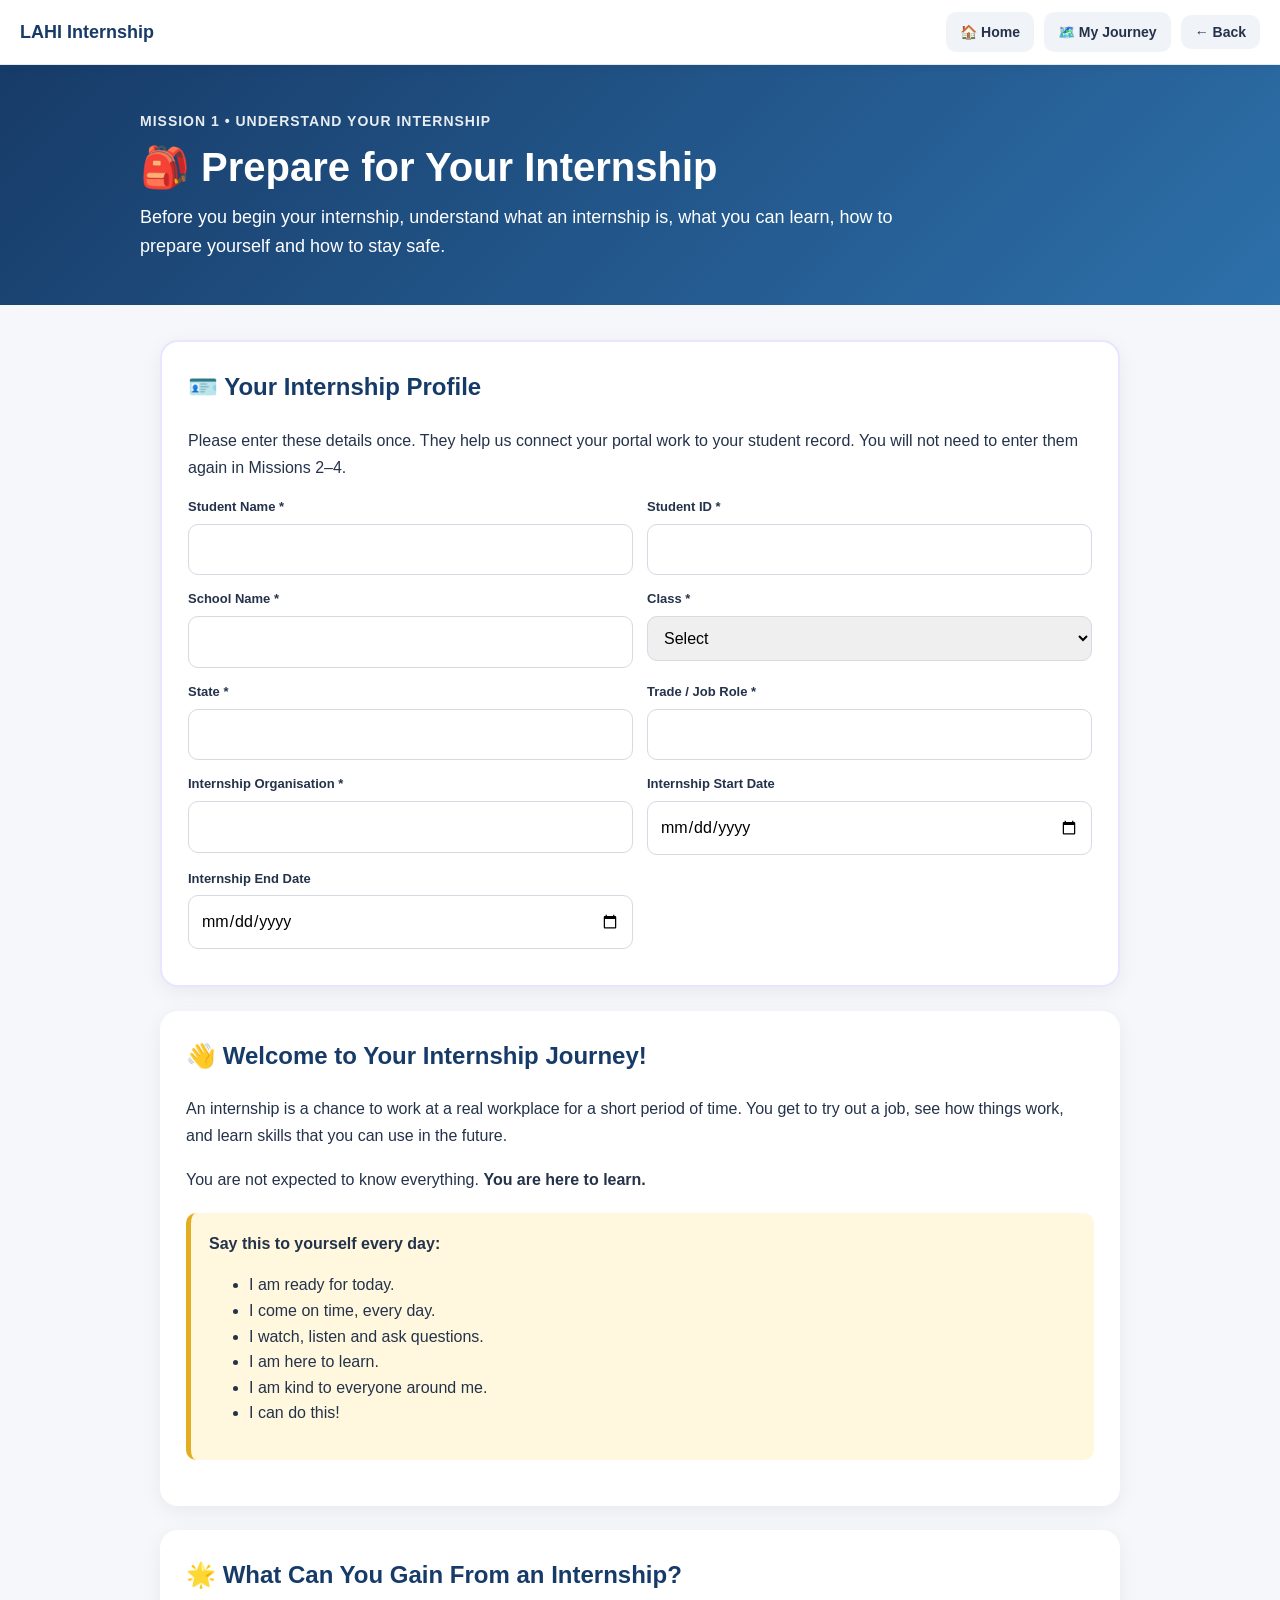
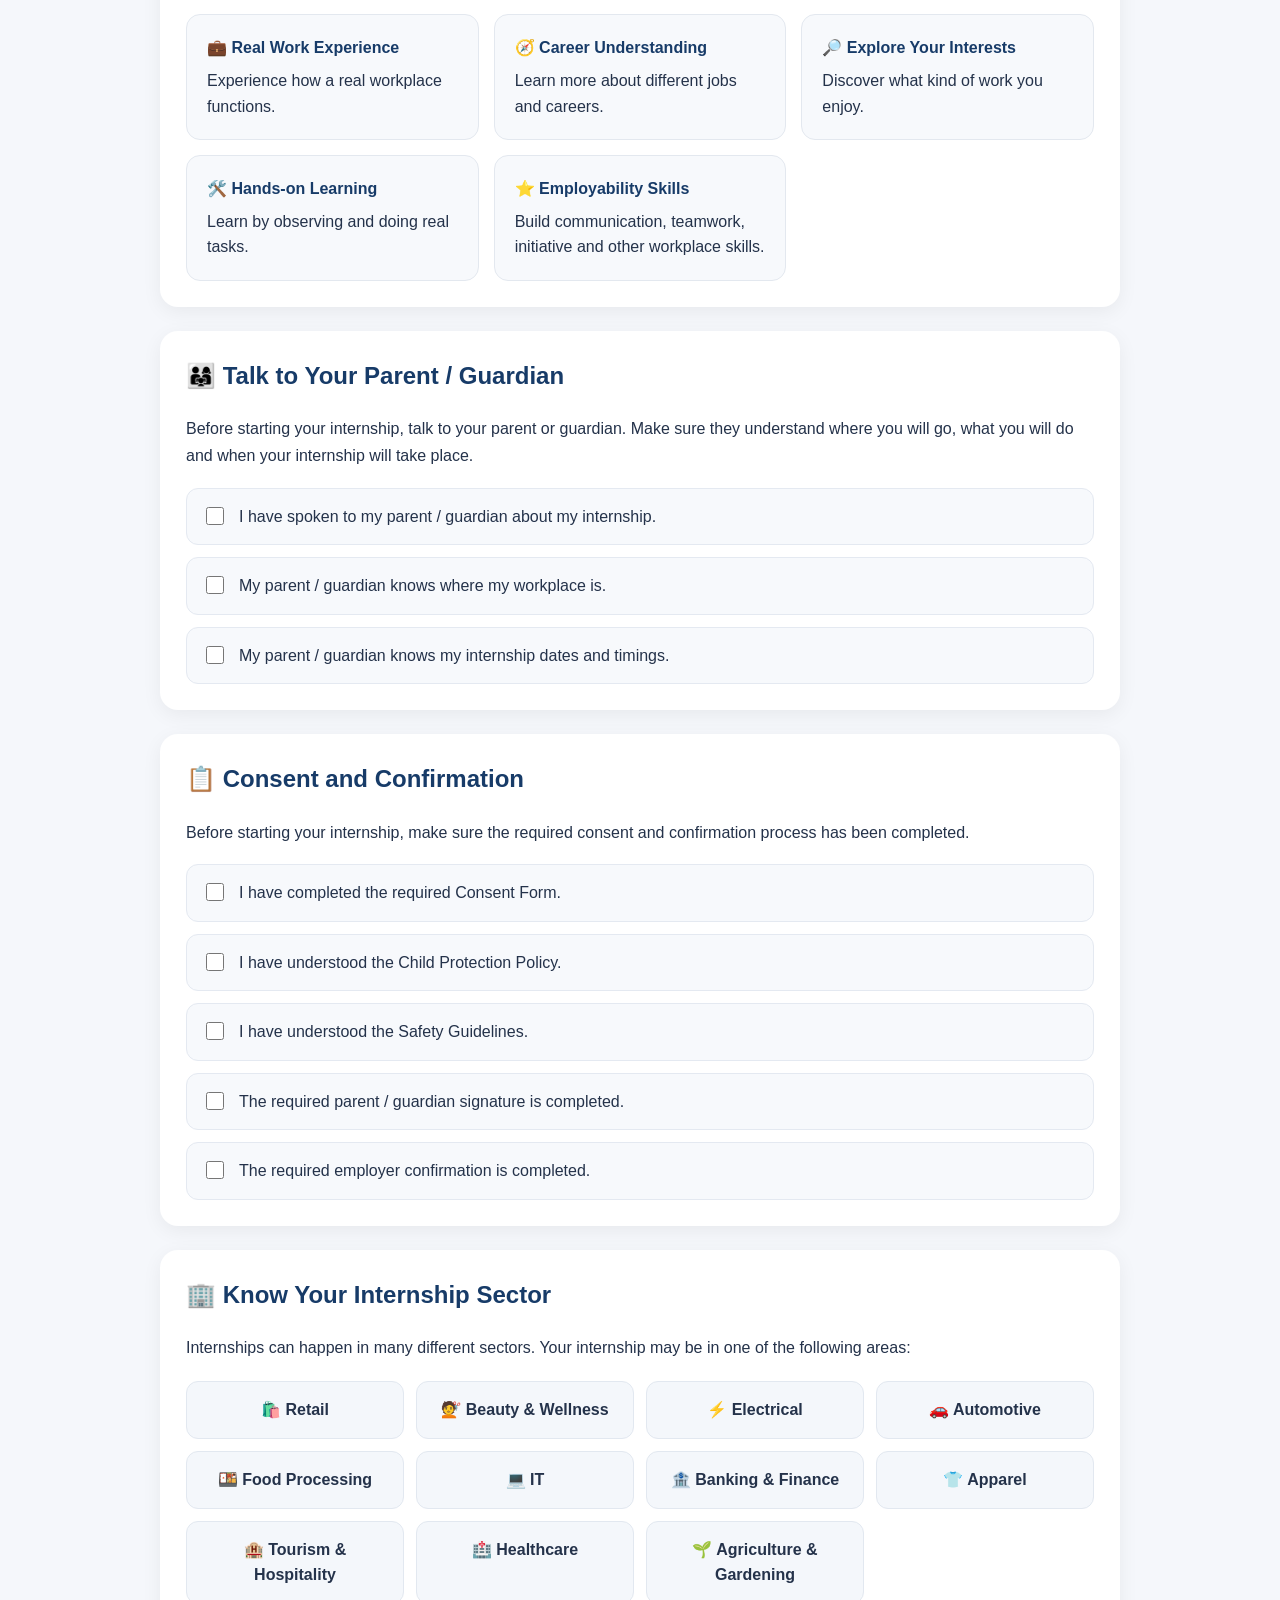
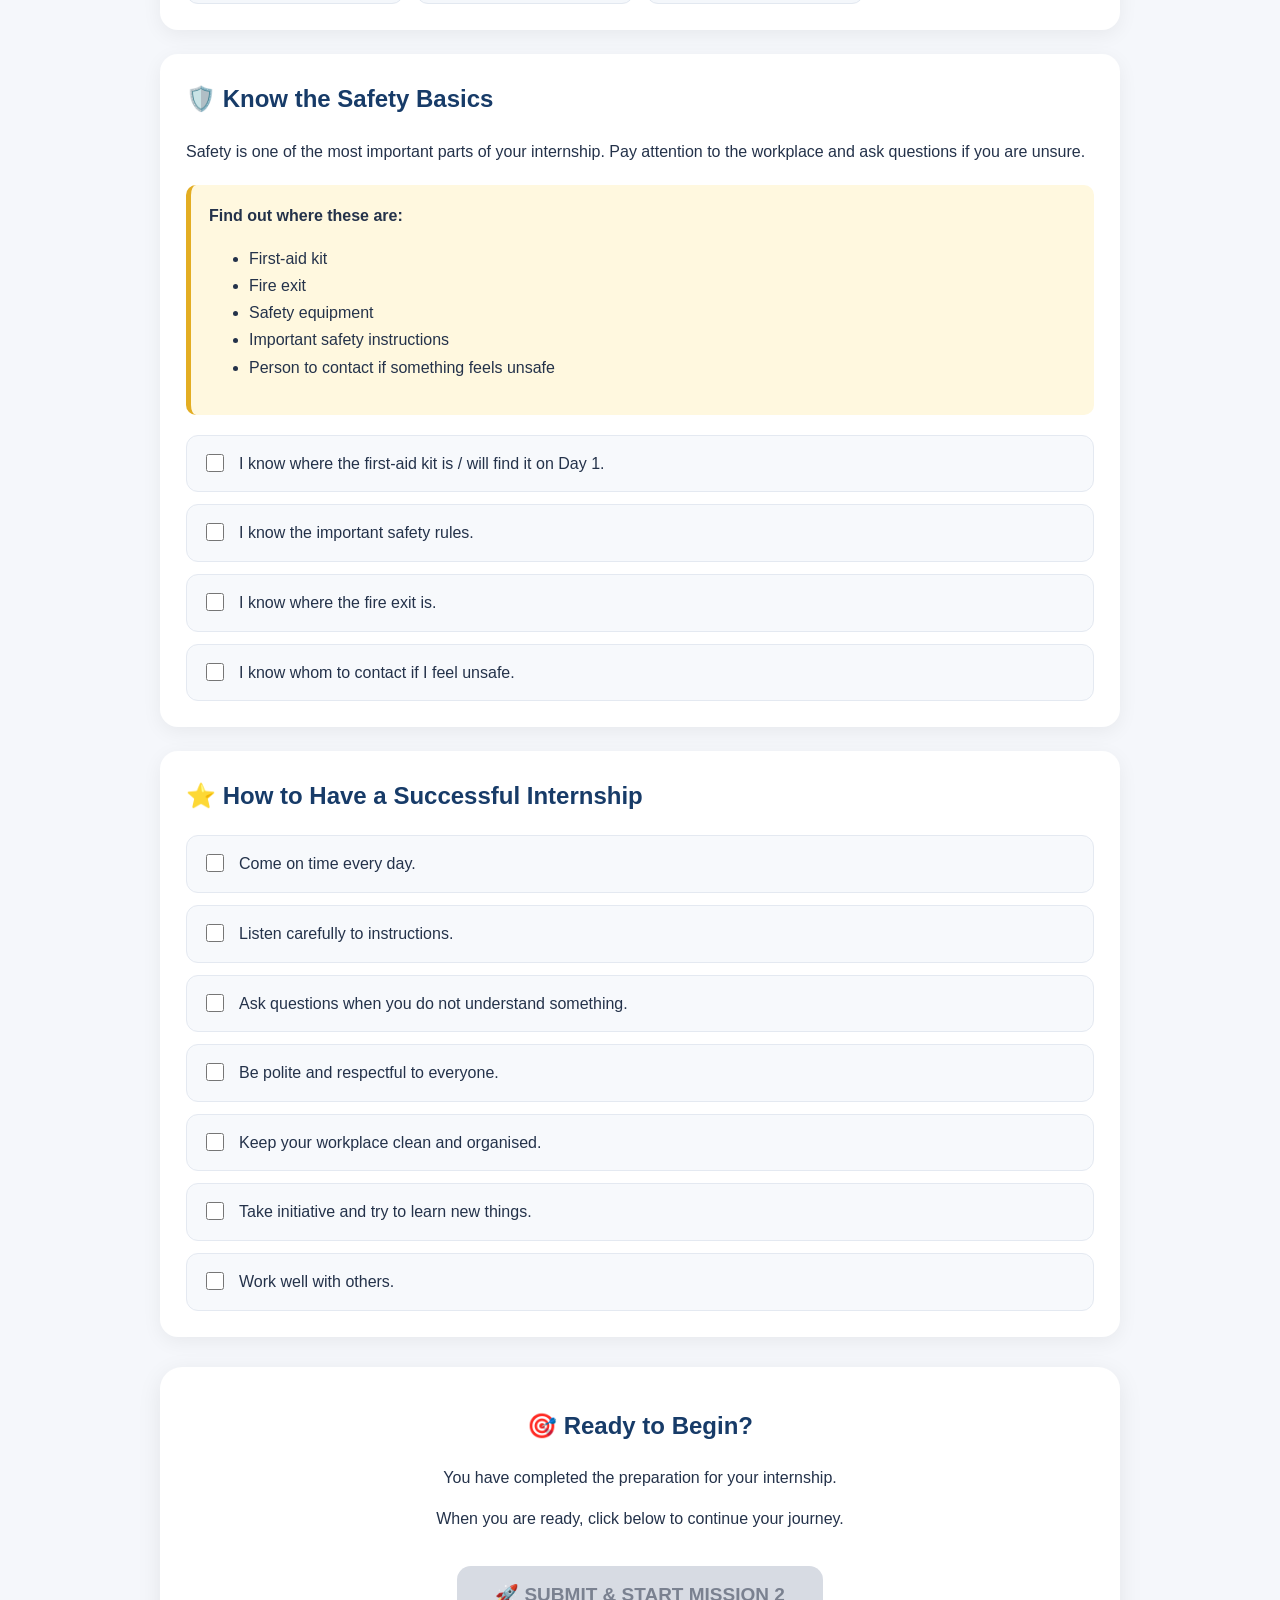
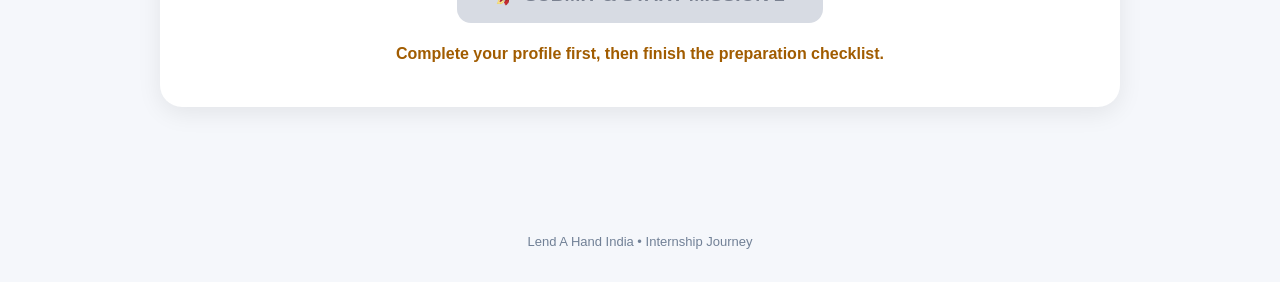
<file: prepare.html>
<!DOCTYPE html>
<html lang="en">
<head>
<meta charset="UTF-8">
<meta name="viewport" content="width=device-width, initial-scale=1.0">
<title>Mission 1 | Understand Your Internship | LAHI</title>

<style>
*{box-sizing:border-box}
html{scroll-behavior:smooth}
body{
  margin:0;
  font-family:Arial,Helvetica,sans-serif;
  background:#f5f7fb;
  color:#24324a;
  line-height:1.6;
}
.student-nav{
  position:sticky;top:0;z-index:1000;
  display:flex;align-items:center;gap:10px;
  padding:12px 20px;
  background:#fff;border-bottom:1px solid #e4e8ef;
  box-shadow:0 2px 8px rgba(0,0,0,.05);
}
.nav-logo{margin-right:auto;font-size:18px;font-weight:800;color:#173b68}
.student-nav a,.student-nav button{
  border:0;text-decoration:none;cursor:pointer;
  background:#f0f3f8;color:#24324a;
  padding:9px 14px;border-radius:10px;
  font-size:14px;font-weight:700;
}
.student-nav a:hover,.student-nav button:hover{background:#e4e9f1}

.hero{
  background:linear-gradient(135deg,#173b68,#2d70aa);
  color:#fff;padding:45px 20px;
}
.hero-inner{max-width:1000px;margin:auto}
.mission-number{font-size:14px;font-weight:800;letter-spacing:1px;margin-bottom:10px;opacity:.9}
.hero h1{margin:0 0 12px;font-size:40px;line-height:1.2}
.hero p{margin:0;max-width:780px;font-size:18px}

.container{max-width:1000px;margin:35px auto;padding:0 20px 60px}
.card,.welcome-box{
  background:#fff;border-radius:18px;padding:26px;margin-bottom:24px;
  box-shadow:0 5px 20px rgba(0,0,0,.06);
}
.card h2,.welcome-box h2{margin-top:0;color:#173b68;font-size:24px}
.card h3{color:#2d70aa}
.card p,.card li,.welcome-box p{line-height:1.7}

.important-box{
  background:#fff8df;border-left:5px solid #e3ad22;
  border-radius:10px;padding:18px;margin:20px 0;
}
.success-box{
  background:#eef8f1;border-left:5px solid #45a768;
  border-radius:10px;padding:18px;margin:20px 0;
}
.checklist{display:grid;gap:12px;margin-top:18px}
.check-item{
  display:flex;align-items:flex-start;gap:12px;
  padding:15px;background:#f7f9fc;
  border:1px solid #e4e9f1;border-radius:12px;
}
.check-item input{width:18px;height:18px;margin-top:3px;cursor:pointer}
.sector-grid{
  display:grid;grid-template-columns:repeat(auto-fit,minmax(180px,1fr));
  gap:12px;margin-top:20px;
}
.sector{
  background:#f4f7fb;border:1px solid #e2e8f0;
  border-radius:12px;padding:15px;text-align:center;font-weight:700;
}
.info-grid{
  display:grid;grid-template-columns:repeat(auto-fit,minmax(220px,1fr));
  gap:15px;margin-top:20px;
}
.info-box{
  background:#f7f9fc;border-radius:14px;padding:20px;
  border:1px solid #e3e8ef;
}
.info-box strong{display:block;color:#173b68;margin-bottom:7px}

.start-card{
  background:#fff;border-radius:22px;padding:40px 25px;
  text-align:center;box-shadow:0 6px 25px rgba(0,0,0,.08);
  margin-top:30px;
}
.start-card h2{margin-top:0;color:#173b68}
.start-card p{line-height:1.6}

.start-button{
  display:inline-block;
  border:0;
  background:#f2a900;
  color:#173b68;
  font-size:19px;
  font-weight:800;
  padding:17px 38px;
  border-radius:14px;
  cursor:pointer;
  margin-top:18px;
  box-shadow:0 5px 14px rgba(0,0,0,.14);
  text-decoration:none;
}
.start-button:hover{background:#ffb81c;transform:translateY(-2px)}
.start-button:disabled{background:#d7dbe3;color:#7a8190;cursor:not-allowed;box-shadow:none;transform:none}
.start-button:active{transform:translateY(0)}

#status{
  margin-top:18px;
  min-height:24px;
  font-weight:700;
}
footer{text-align:center;padding:30px 20px;color:#718096;font-size:13px}

@media(max-width:650px){
  .student-nav{flex-wrap:wrap}
  .nav-logo{width:100%;margin-bottom:4px}
  .hero h1{font-size:30px}
  .hero p{font-size:16px}
  .card,.welcome-box{padding:20px}
  .start-button{width:100%}
}
.profile-card{border:2px solid #e9e5ff}.profile-grid{display:grid;grid-template-columns:repeat(2,1fr);gap:14px}.profile-grid label{display:block;font-weight:800;font-size:13px;margin-bottom:6px}.profile-grid input,.profile-grid select{width:100%;box-sizing:border-box;padding:12px;border:1px solid #d7d9e3;border-radius:10px;font:inherit}.profile-msg{margin-top:10px;font-weight:800;color:#27804a}@media(max-width:650px){.profile-grid{grid-template-columns:1fr}}
.lahi-confetti{position:fixed;inset:0;pointer-events:none;z-index:9999;overflow:hidden}.lahi-confetti span{position:absolute;top:-20px;font-size:22px;animation:lahiConfettiFall 1.5s ease-out forwards}.completion-next{margin:10px 0;color:#5b4bdb;font-weight:800}.completion-box{position:relative;overflow:hidden}@keyframes lahiConfettiFall{to{transform:translateY(105vh) rotate(540deg);opacity:0}}
</style>
</head>

<body>

<nav class="student-nav">
  <div class="nav-logo">LAHI Internship</div>
  <a href="index.html">🏠 Home</a>
  <a href="journey.html">🗺️ My Journey</a>
  <button type="button" onclick="window.history.back()">← Back</button>
</nav>

<section class="hero">
  <div class="hero-inner">
    <div class="mission-number">MISSION 1 • UNDERSTAND YOUR INTERNSHIP</div>
    <h1>🎒 Prepare for Your Internship</h1>
    <p>
      Before you begin your internship, understand what an internship is,
      what you can learn, how to prepare yourself and how to stay safe.
    </p>
  </div>
</section>

<main class="container">


<div class="card profile-card">
  <h2>🪪 Your Internship Profile</h2>
  <p>Please enter these details once. They help us connect your portal work to your student record. You will not need to enter them again in Missions 2–4.</p>
  <div class="profile-grid">
    <div><label>Student Name *</label><input id="studentName" required></div>
    <div><label>Student ID *</label><input id="studentId" required></div>
    <div><label>School Name *</label><input id="schoolName" required></div>
    <div><label>Class *</label><select id="studentClass"><option value="">Select</option><option>XI</option><option>XII</option></select></div>
    <div><label>State *</label><input id="stateName" required></div>
    <div><label>Trade / Job Role *</label><input id="tradeName" required></div>
    <div><label>Internship Organisation *</label><input id="organisationName" required></div>
    <div><label>Internship Start Date</label><input id="startDate" type="date"></div>
    <div><label>Internship End Date</label><input id="endDate" type="date"></div>
  </div>
  <div id="profileMsg" class="profile-msg"></div>
</div>

<div class="welcome-box">
  <h2>👋 Welcome to Your Internship Journey!</h2>
  <p>
    An internship is a chance to work at a real workplace for a short period
    of time. You get to try out a job, see how things work, and learn skills
    that you can use in the future.
  </p>
  <p>You are not expected to know everything. <strong>You are here to learn.</strong></p>

  <div class="important-box">
    <strong>Say this to yourself every day:</strong>
    <ul>
      <li>I am ready for today.</li>
      <li>I come on time, every day.</li>
      <li>I watch, listen and ask questions.</li>
      <li>I am here to learn.</li>
      <li>I am kind to everyone around me.</li>
      <li>I can do this!</li>
    </ul>
  </div>
</div>

<div class="card">
  <h2>🌟 What Can You Gain From an Internship?</h2>
  <div class="info-grid">
    <div class="info-box"><strong>💼 Real Work Experience</strong>Experience how a real workplace functions.</div>
    <div class="info-box"><strong>🧭 Career Understanding</strong>Learn more about different jobs and careers.</div>
    <div class="info-box"><strong>🔎 Explore Your Interests</strong>Discover what kind of work you enjoy.</div>
    <div class="info-box"><strong>🛠️ Hands-on Learning</strong>Learn by observing and doing real tasks.</div>
    <div class="info-box"><strong>⭐ Employability Skills</strong>Build communication, teamwork, initiative and other workplace skills.</div>
  </div>
</div>

<div class="card">
  <h2>👨‍👩‍👧 Talk to Your Parent / Guardian</h2>
  <p>
    Before starting your internship, talk to your parent or guardian.
    Make sure they understand where you will go, what you will do and when
    your internship will take place.
  </p>
  <div class="checklist">
    <label class="check-item"><input type="checkbox"><span>I have spoken to my parent / guardian about my internship.</span></label>
    <label class="check-item"><input type="checkbox"><span>My parent / guardian knows where my workplace is.</span></label>
    <label class="check-item"><input type="checkbox"><span>My parent / guardian knows my internship dates and timings.</span></label>
  </div>
</div>

<div class="card">
  <h2>📋 Consent and Confirmation</h2>
  <p>
    Before starting your internship, make sure the required consent and
    confirmation process has been completed.
  </p>
  <div class="checklist">
    <label class="check-item"><input type="checkbox"><span>I have completed the required Consent Form.</span></label>
    <label class="check-item"><input type="checkbox"><span>I have understood the Child Protection Policy.</span></label>
    <label class="check-item"><input type="checkbox"><span>I have understood the Safety Guidelines.</span></label>
    <label class="check-item"><input type="checkbox"><span>The required parent / guardian signature is completed.</span></label>
    <label class="check-item"><input type="checkbox"><span>The required employer confirmation is completed.</span></label>
  </div>
</div>

<div class="card">
  <h2>🏢 Know Your Internship Sector</h2>
  <p>Internships can happen in many different sectors. Your internship may be in one of the following areas:</p>
  <div class="sector-grid">
    <div class="sector">🛍️ Retail</div>
    <div class="sector">💇 Beauty &amp; Wellness</div>
    <div class="sector">⚡ Electrical</div>
    <div class="sector">🚗 Automotive</div>
    <div class="sector">🍱 Food Processing</div>
    <div class="sector">💻 IT</div>
    <div class="sector">🏦 Banking &amp; Finance</div>
    <div class="sector">👕 Apparel</div>
    <div class="sector">🏨 Tourism &amp; Hospitality</div>
    <div class="sector">🏥 Healthcare</div>
    <div class="sector">🌱 Agriculture &amp; Gardening</div>
  </div>
</div>

<div class="card">
  <h2>🛡️ Know the Safety Basics</h2>
  <p>
    Safety is one of the most important parts of your internship.
    Pay attention to the workplace and ask questions if you are unsure.
  </p>

  <div class="important-box">
    <strong>Find out where these are:</strong>
    <ul>
      <li>First-aid kit</li>
      <li>Fire exit</li>
      <li>Safety equipment</li>
      <li>Important safety instructions</li>
      <li>Person to contact if something feels unsafe</li>
    </ul>
  </div>

  <div class="checklist">
    <label class="check-item"><input type="checkbox"><span>I know where the first-aid kit is / will find it on Day 1.</span></label>
    <label class="check-item"><input type="checkbox"><span>I know the important safety rules.</span></label>
    <label class="check-item"><input type="checkbox"><span>I know where the fire exit is.</span></label>
    <label class="check-item"><input type="checkbox"><span>I know whom to contact if I feel unsafe.</span></label>
  </div>
</div>

<div class="card">
  <h2>⭐ How to Have a Successful Internship</h2>
  <div class="checklist">
    <label class="check-item"><input type="checkbox"><span>Come on time every day.</span></label>
    <label class="check-item"><input type="checkbox"><span>Listen carefully to instructions.</span></label>
    <label class="check-item"><input type="checkbox"><span>Ask questions when you do not understand something.</span></label>
    <label class="check-item"><input type="checkbox"><span>Be polite and respectful to everyone.</span></label>
    <label class="check-item"><input type="checkbox"><span>Keep your workplace clean and organised.</span></label>
    <label class="check-item"><input type="checkbox"><span>Take initiative and try to learn new things.</span></label>
    <label class="check-item"><input type="checkbox"><span>Work well with others.</span></label>
  </div>
</div>

<div class="start-card">
  <h2>🎯 Ready to Begin?</h2>
  <p>You have completed the preparation for your internship.</p>
  <p>When you are ready, click below to continue your journey.</p>

  <button class="start-button" id="beginButton" type="button" disabled>
    🚀 SUBMIT &amp; START MISSION 2
  </button>

  <div id="status" aria-live="polite">Please complete all preparation checklists above.</div>
</div>

</main>

<footer>
  Lend A Hand India • Internship Journey
</footer>

<script src="config.js"></script><script src="app.js"></script><script>
(function(){
  "use strict";
  var button=document.getElementById("beginButton");
  var status=document.getElementById("status");
  var checks=Array.prototype.slice.call(document.querySelectorAll(".checklist input[type=checkbox]"));
  var storageKey="lahi_mission1_checks_v2";
  var fields={studentName:"",studentId:"",schoolName:"",studentClass:"",stateName:"",tradeName:"",organisationName:"",startDate:"",endDate:""};
  var profileKeys=Object.keys(fields);

  function loadProfile(){
    var saved={}; try{saved=JSON.parse(localStorage.getItem("lahi_student_profile")||"{}");}catch(e){}
    profileKeys.forEach(function(k){var el=document.getElementById(k); if(el) el.value=saved[k]||"";});
    try{
      var q=new URLSearchParams(location.search);
      profileKeys.forEach(function(k){if(!document.getElementById(k).value && q.get(k))document.getElementById(k).value=q.get(k);});
    }catch(e){}
  }
  function profileComplete(){return profileKeys.slice(0,7).every(function(k){return document.getElementById(k).value.trim();});}
  function saveProfile(){var p={};profileKeys.forEach(function(k){p[k]=document.getElementById(k).value.trim();});localStorage.setItem("lahi_student_profile",JSON.stringify(p));return p;}
  function loadChecks(){var saved=[];try{saved=JSON.parse(localStorage.getItem(storageKey)||"[]");}catch(e){}checks.forEach(function(box,i){box.checked=saved[i]===true;});}
  function saveChecks(){try{localStorage.setItem(storageKey,JSON.stringify(checks.map(function(box){return box.checked;})));}catch(e){}}
  function updateButton(){
    var complete=checks.length>0 && checks.every(function(box){return box.checked;}) && profileComplete();
    button.disabled=!complete;
    if(!profileComplete()){status.textContent="Complete your profile first, then finish the preparation checklist.";status.style.color="#a15c00";}
    else if(!checks.every(function(box){return box.checked;})){status.textContent="Please complete all preparation checklists above.";status.style.color="#718096";}
    else{status.textContent="✓ You are ready. Submit Mission 1 to unlock Mission 2.";status.style.color="#27804a";}
  }
  profileKeys.forEach(function(k){document.getElementById(k).addEventListener("input",updateButton);document.getElementById(k).addEventListener("change",updateButton);});
  checks.forEach(function(box){box.addEventListener("change",function(){saveChecks();updateButton();});});
  loadProfile();loadChecks();updateButton();
  button.addEventListener("click",function(){
    if(button.disabled)return;
    var p=saveProfile();
    localStorage.setItem("lahiPrepareDone","1");localStorage.setItem("lahi_mission1","complete");localStorage.setItem("lahi_mission1_submitted","1");
    if(LAHi.addXP(25,"lahi_mission1_xp")){}
    var newBadges=[];
    if(LAHi.awardBadge("badge_prepare"))newBadges.push("Prepare Badge");
    if(LAHi.awardBadge("badge_safety"))newBadges.push("Safety First");
    LAHi.sync("mission_1_complete",{profile:p,badges:newBadges});
    LAHi.celebrate({title:"Mission 1 complete!",text:"You are prepared, your safety checklist is done and Mission 2 is now unlocked.",xp:25,badge:newBadges.join(" + "),next:"journey.html",nextLabel:"👀 Explore is now unlocked",button:"SEE MY JOURNEY →"});
  });
})();</script>

</body>
</html>
</file>
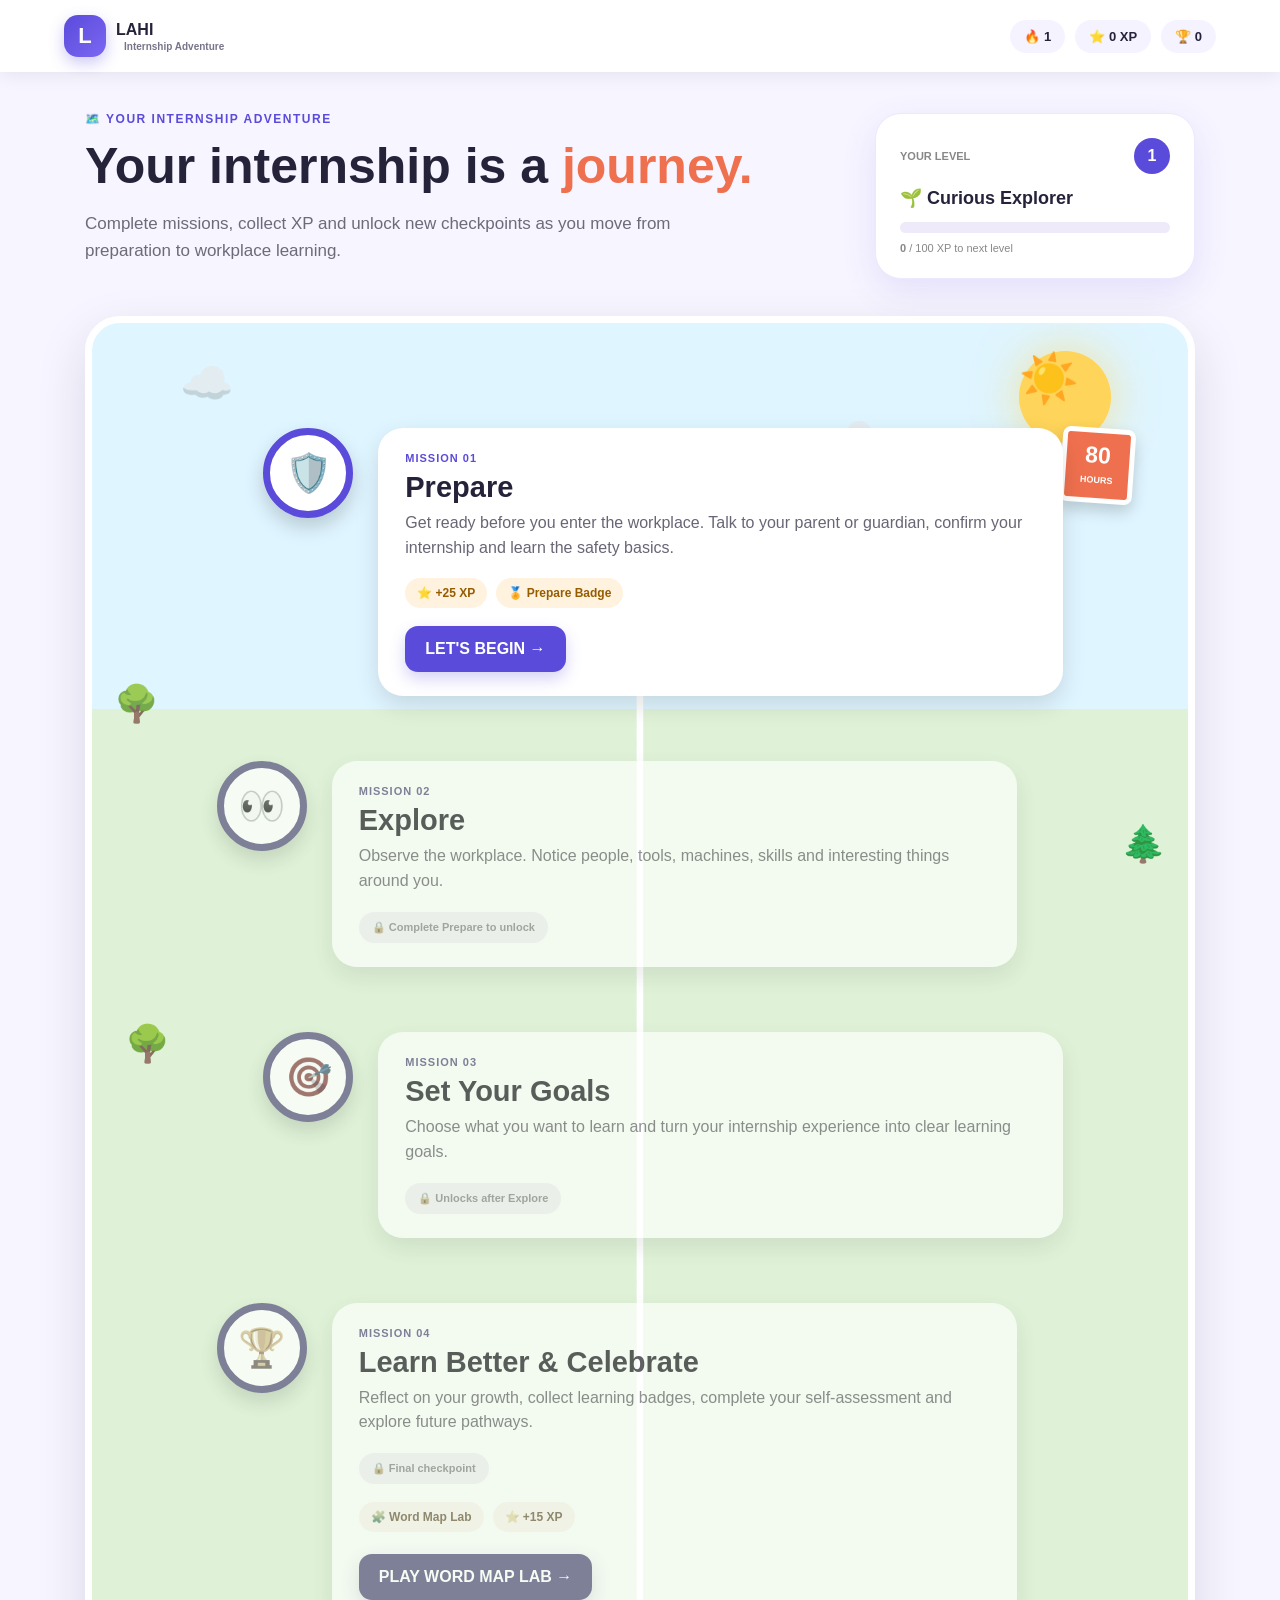
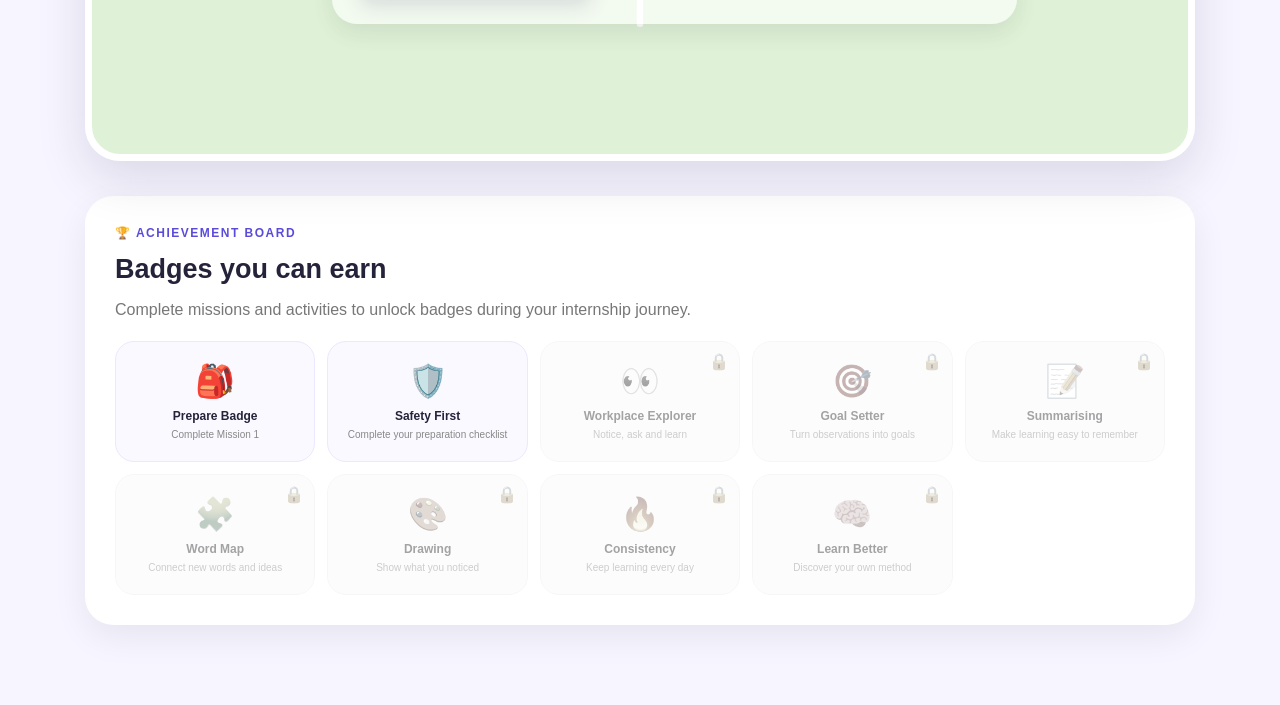
<file: reflection.html>
<!DOCTYPE html>
<html lang="en">
<head>
<meta charset="UTF-8">
<meta name="viewport" content="width=device-width,initial-scale=1">
<meta http-equiv="Cache-Control" content="no-cache, no-store, must-revalidate">
<meta http-equiv="Pragma" content="no-cache">
<meta http-equiv="Expires" content="0">
<title>Mission 4 – Learn Better & Celebrate</title>
<link rel="stylesheet" href="style.css">

<style>
body{
  margin:0;
  font-family:Arial,sans-serif;
  background:#f4f6fb;
  color:#292744;
}

.nav{
  background:#fff;
  padding:12px 22px;
  display:flex;
  gap:10px;
  align-items:center;
  box-shadow:0 2px 10px #0001;
  position:sticky;
  top:0;
  z-index:10;
}

.nav a,.nav button{
  border:0;
  background:#f1f3f9;
  padding:9px 13px;
  border-radius:9px;
  color:#302b55;
  text-decoration:none;
  font-weight:700;
  cursor:pointer;
}

.logo{
  margin-right:auto;
  font-weight:900;
  color:#5b4bdf;
}

.hero{
  background:linear-gradient(135deg,#6755ee,#8b7cff);
  color:#fff;
  padding:44px 20px;
}

.hero>div,main{
  max-width:950px;
  margin:auto;
}

.hero h1{
  font-size:38px;
  margin:10px 0;
}

.hero p{
  font-size:17px;
  line-height:1.6;
}

.container{
  padding:28px 20px 70px;
}

.notice,.section,.final{
  background:#fff;
  border-radius:20px;
  padding:24px;
  margin:16px 0;
  box-shadow:0 7px 24px #0000000a;
}

.section h2{
  margin-top:0;
  color:#5b4bdf;
}

.day{
  border:1px solid #ececf2;
  border-radius:16px;
  padding:16px;
  margin:12px 0;
}

.grid2{
  display:grid;
  grid-template-columns:1fr 1fr;
  gap:14px;
}

.field label{
  display:block;
  font-weight:800;
  font-size:13px;
  margin-bottom:6px;
}

.field input,.field textarea,.field select{
  width:100%;
  box-sizing:border-box;
  padding:12px;
  border:1px solid #d7d9e3;
  border-radius:10px;
  font:inherit;
}

 .field textarea{
  min-height:80px;
  resize:vertical;
}

.safety-issue{
  margin-top:14px;
  padding:16px;
  border:1px solid #e7c8b5;
  border-left:5px solid #a64b13;
  border-radius:14px;
  background:#fff8f3;
}
.safety-issue label{
  color:#71340e;
}
.safety-issue textarea{
  min-height:95px;
  margin-top:6px;
}
.safety-help{
  margin:0 0 8px;
  color:#6f625b;
  font-size:13px;
  line-height:1.5;
}

.pathway-reason{
  margin-top:14px;
  padding:16px;
  border:1px solid #d9d3ef;
  border-left:5px solid #5b4bdf;
  border-radius:14px;
  background:#f8f7ff;
}
.pathway-reason label{
  color:#40359d;
}
.pathway-help{
  margin:0 0 8px;
  color:#6f625b;
  font-size:13px;
  line-height:1.5;
}
.pathway-reason textarea{
  min-height:90px;
  margin-top:6px;
}

.row{
  display:flex;
  gap:10px;
  align-items:center;
  flex-wrap:wrap;
}

.save{
  border:0;
  background:#eef0fb;
  color:#4d42bb;
  border-radius:10px;
  padding:10px 14px;
  font-weight:900;
  cursor:pointer;
}

.quiz{
  background:#f8f8fc;
  padding:16px;
  border-radius:14px;
  margin:12px 0;
}

.quiz label{
  display:block;
  padding:7px;
}

.skill-table{
  width:100%;
  border-collapse:collapse;
}

.skill-table th,.skill-table td{
  border-bottom:1px solid #ececf2;
  padding:11px;
  text-align:left;
}

.skill-table select{
  width:100%;
}

.primary{
  border:0;
  background:#5b4bdf;
  color:#fff;
  border-radius:14px;
  padding:15px 28px;
  font-weight:900;
  font-size:16px;
  cursor:pointer;
}

.msg{
  font-weight:800;
  margin-top:12px;
}

.locked-note{
  color:#777;
  line-height:1.5;
}

/* Mission 4 career cards use unique class names.
   Do NOT use .path here because Journey uses .path for its map. */
.career-path-grid{
  display:grid;
  grid-template-columns:repeat(3,minmax(0,1fr));
  gap:12px;
  align-items:stretch;
}

.career-path-card{
  position:relative;
  border:1px solid #e6e6ef;
  border-radius:14px;
  padding:16px;
  background:#fff;
  min-width:0;
  box-sizing:border-box;
  overflow:hidden;
}

.career-path-card h3{
  margin:0 0 8px;
  line-height:1.25;
}

.career-path-card p{
  margin:0;
}

.small{
  color:#716d7e;
  font-size:14px;
  line-height:1.5;
}

.completion-overlay,
#completionOverlay{
  position:fixed;
  inset:0;
  background:rgba(20,15,40,.75);
  display:none;
  align-items:center;
  justify-content:center;
  z-index:99999;
  padding:20px;
}

.completion-box{
  background:#fff;
  border-radius:28px;
  padding:32px;
  max-width:520px;
  width:100%;
  text-align:center;
  box-sizing:border-box;
}

.celebrate-burst{
  font-size:52px;
}

.completion-kicker{
  font-size:12px;
  font-weight:900;
  color:#5b4bdb;
  letter-spacing:1px;
}

.completion-box h2{
  font-size:30px;
  margin:8px 0;
}

.completion-box p{
  color:#666;
  line-height:1.5;
}

.completion-reward{
  background:#fff3df;
  border-radius:14px;
  padding:14px;
  margin:18px 0;
  font-weight:800;
  display:flex;
  justify-content:center;
  gap:18px;
  flex-wrap:wrap;
}

.completion-next{
  margin:10px 0;
  color:#5b4bdb !important;
  font-weight:800;
}

.completion-btn{
  border:0;
  background:#5b4bdf;
  color:#fff;
  border-radius:14px;
  padding:15px 25px;
  font-weight:900;
  font-size:16px;
  cursor:pointer;
}

.badge-state{
  display:inline-block;
  margin-left:8px;
  font-weight:900;
  color:#27804a;
}

.lahi-confetti{
  position:fixed;
  inset:0;
  pointer-events:none;
  z-index:100000;
  overflow:hidden;
}

.lahi-confetti span{
  position:absolute;
  top:-20px;
  font-size:22px;
  animation:lahiConfettiFall 1.5s ease-out forwards;
}

@keyframes lahiConfettiFall{
  to{
    transform:translateY(105vh) rotate(540deg);
    opacity:0;
  }
}

@media(max-width:700px){
  .grid2,
  .career-path-grid{
    grid-template-columns:1fr;
  }

  .hero h1{
    font-size:30px;
  }

  .skill-table{
    font-size:13px;
  }

  .nav{
    flex-wrap:wrap;
  }

  .logo{
    width:100%;
  }
}

.reflection-toolbar{
  display:flex;
  gap:12px;
  align-items:end;
  flex-wrap:wrap;
  background:#f8f7ff;
  border:1px solid #e8e5fb;
  border-radius:16px;
  padding:16px;
  margin:16px 0;
}
.reflection-toolbar .date-field{
  min-width:230px;
  flex:1;
}
.date-field label{display:block;font-weight:800;font-size:13px;margin-bottom:6px}
.date-field input{width:100%;box-sizing:border-box;padding:12px;border:1px solid #d7d9e3;border-radius:10px;font:inherit;background:#fff}
.plus-button{border:0;background:#5b4bdf;color:#fff;border-radius:12px;padding:12px 18px;font-weight:900;font-size:15px;cursor:pointer}
.plus-button:hover{background:#4b3bc4}
.reflection-actions{display:flex;gap:8px;flex-wrap:wrap;align-items:center}
.draft-button,.reset-button,.edit-button,.cancel-button{border:1px solid #d8d9e5;background:#fff;color:#4d42bb;border-radius:10px;padding:10px 14px;font-weight:900;cursor:pointer}
.draft-button{background:#fff7e8;color:#9a6410;border-color:#f0d49c}
.reset-button{color:#9b3c3c;background:#fff7f7;border-color:#f0caca}
.edit-button{background:#f4f1ff}
.cancel-button{color:#666}
.reflection-card.readonly textarea{background:#f7f7fa;color:#555;cursor:default}
.draft-label{display:inline-block;padding:4px 8px;border-radius:999px;background:#fff4d9;color:#98651a;font-size:11px;font-weight:900;margin-left:6px}
.saved-label{display:inline-block;padding:4px 8px;border-radius:999px;background:#eaf8ef;color:#277a45;font-size:11px;font-weight:900;margin-left:6px}
.reflection-card.editing{border-color:#b9b0f5;box-shadow:0 0 0 2px #f0edff}

.reflection-card{border:1px solid #e5e3ef;border-radius:18px;padding:18px;margin:14px 0;background:#fff}
.reflection-card.saved{border-color:#bfe7cc;background:#fbfffc}
.reflection-card h3{margin:0 0 14px;color:#4d42bb}
.reflection-date{font-size:12px;color:#777;font-weight:700}
.sync-status{font-size:12px;font-weight:800;color:#666;margin-top:8px}
.sync-status.ok{color:#27804a}
.sync-status.warn{color:#a66a00}
.empty-reflections{padding:22px;text-align:center;background:#faf9ff;border-radius:14px;color:#777}

.reset-modal-overlay{
  position:fixed;
  inset:0;
  background:rgba(30,25,70,.45);
  display:none;
  align-items:center;
  justify-content:center;
  z-index:100000;
  padding:20px;
}
.reset-modal-overlay.show{display:flex}
.reset-modal{
  width:min(430px,100%);
  background:#fff;
  border-radius:18px;
  padding:24px;
  box-shadow:0 18px 60px rgba(0,0,0,.2);
}
.reset-modal h3{margin:0 0 10px;color:#4d42bb;font-size:21px}
.reset-modal p{margin:0 0 20px;color:#555;line-height:1.5}
.reset-modal-actions{display:flex;justify-content:flex-end;gap:10px;flex-wrap:wrap}
.reset-modal-actions button{border:0;border-radius:10px;padding:11px 18px;font-weight:900;cursor:pointer}
.reset-modal-cancel{background:#f1f1f5;color:#444}
.reset-modal-ok{background:#b64040;color:#fff}
@media(max-width:700px){.reflection-toolbar{align-items:stretch}.plus-button{width:100%}}
</style>
<script>
/* Mission 4 conditional fields - standalone controller.
   This is intentionally defined in <head> so the inline onchange handlers work
   even if another script on the page fails. */
window.LAHIConditionalFields = (function(){
  function setBox(box, show){
    if(!box) return;
    box.hidden = !show;
    box.style.setProperty('display', show ? 'block' : 'none', 'important');
  }

  function update(){
    var safe = document.getElementById('safe');
    var safeBox = document.getElementById('safetyIssueBox');
    var safeIssue = document.getElementById('safeIssue');
    var sameTrade = document.getElementById('sameTrade');
    var tradeBox = document.getElementById('sameTradeReasonBox');
    var tradeReason = document.getElementById('sameTradeReason');
    var future = document.getElementById('future');

    var unsafe = !!safe && safe.value === 'No';
    var differentTrade = !!sameTrade && sameTrade.value === 'No';

    setBox(safeBox, unsafe);
    setBox(tradeBox, differentTrade);

    if(safeIssue) safeIssue.required = unsafe;
    if(tradeReason) tradeReason.required = differentTrade;
    if(future) future.required = differentTrade;
  }

  function init(){
    update();
    var safe=document.getElementById('safe');
    var sameTrade=document.getElementById('sameTrade');
    if(safe) safe.onchange=update;
    if(sameTrade) sameTrade.onchange=update;
  }

  if(document.readyState === 'loading'){
    document.addEventListener('DOMContentLoaded', init);
  }else{
    init();
  }
  window.addEventListener('load', init);

  return {update:update, init:init};
})();
</script>
</head>

<body>

<nav class="nav">
  <div class="logo">LAHI Internship</div>
  <a href="index.html">🏠 Home</a>
  <a href="journey.html">🗺️ My Journey</a>
  <button onclick="history.back()">← Back</button>
</nav>

<section class="hero">
  <div>
    <b>MISSION 4 • LEARN BETTER & CELEBRATE</b>
    <h1>🧠 Reflect. Learn. Celebrate.</h1>
    <p>
      Your daily reflections help you notice what happened, what you learned and why it matters.
      Keep coming back to this page during your internship.
    </p>
  </div>
</section>

<main class="container">

  <div class="notice">
    <b>📌 How this mission works</b>
    <p class="small">
      Save a reflection after each internship day. Choose the actual date from the calendar.
      Use <b>Save as Draft</b> if you are not finished and <b>Edit</b> whenever you want to correct a saved reflection.
      Later, complete the Learn Better challenges and your final self-assessment.
    </p>
    <div><b id="reflectionCount">0</b> reflections saved</div>
  </div>

  <section class="section">
    <h2>📖 Daily Reflection</h2>
    <p class="small">
      Choose the actual internship date from the calendar, click <b>+</b>, and add your reflection for that day.
      You can come back later and edit a saved reflection.
    </p>

    <div class="reflection-toolbar">
      <div class="date-field">
        <label for="reflectionDate">📅 Internship Date</label>
        <input type="date" id="reflectionDate">
      </div>
      <button type="button" class="plus-button" id="addReflectionBtn">＋ ADD DAILY REFLECTION</button>
    </div>

    <div id="reflectionSyncStatus" class="sync-status"></div>
    <div id="days"></div>
  </section>

  <section class="section">
    <h2>🏅 Learn Better Challenges</h2>
    <p class="small">
      The toolkit uses three deep reflection tools: summarising, word maps and drawings.
      Complete the three learning challenges and keep reflecting to unlock the four Achievement Board badges.
    </p>

    <div class="quiz">
      <h3>📝 Summarising Challenge</h3>
      <p>A good summary is:</p>
      <label><input type="radio" name="q1" value="a"> Long and detailed</label>
      <label><input type="radio" name="q1" value="b"> Short and in your own words</label>

      <p>After summarising, you should:</p>
      <label><input type="radio" name="q2" value="a"> Get feedback from your mentor</label>
      <label><input type="radio" name="q2" value="b"> Forget about it and move on</label>

      <button class="save" onclick="quiz('sum')">Unlock Summarising Badge</button>
    </div>

    <div class="quiz">
      <h3>🧩 Word Map Challenge</h3>
      <p>Word maps help organise:</p>
      <label><input type="radio" name="q3" value="a"> Processes</label>
      <label><input type="radio" name="q3" value="b"> Only stories</label>

      <p>Word maps show how things are:</p>
      <label><input type="radio" name="q4" value="a"> Different</label>
      <label><input type="radio" name="q4" value="b"> Connected</label>

      <button class="save" onclick="quiz('map')">Unlock Word Map Badge</button>
    </div>

    <div class="quiz">
      <h3>🎨 Drawing Challenge</h3>
      <p>Choose True or False:</p>

      <label>
        <input type="radio" name="q5" value="t">
        A drawing needs to look perfect to be useful — True
      </label>
      <label>
        <input type="radio" name="q5" value="f">
        A drawing needs to look perfect to be useful — False
      </label>

      <label>
        <input type="radio" name="q6" value="t">
        You should label each part of the drawing — True
      </label>
      <label>
        <input type="radio" name="q6" value="f">
        You should label each part of the drawing — False
      </label>

      <label>
        <input type="radio" name="q7" value="t">
        Drawings can help understand new tools — True
      </label>
      <label>
        <input type="radio" name="q7" value="f">
        Drawings can help understand new tools — False
      </label>

      <button class="save" onclick="quiz('draw')">Unlock Drawing Badge</button>
    </div>

    <div class="quiz">
      <h3>🔥 Consistency Badge</h3>
      <p>Save reflections on at least 7 different days to unlock this badge.</p>
      <button class="save" onclick="checkConsistency()">Check My Progress</button>
      <span id="badgeMsg" class="msg"></span>
      <span id="championMsg" class="badge-state"></span>
    </div>
  </section>

  <section class="section">
    <h2>🌱 Learn Better Method</h2>
    <p class="small">
      You used a learning process through your internship: setting goals, making a plan,
      daily meaningful reflection and checking your progress.
      You also practised recording important information, organising it and connecting it to what you already knew.
    </p>

    <div class="grid2">
      <div class="field">
        <label>What is one thing I learned by summarising?</label>
        <textarea id="lb1"></textarea>
      </div>

      <div class="field">
        <label>What did I learn by using a word map or drawing?</label>
        <textarea id="lb2"></textarea>
      </div>
    </div>
  </section>

  <section class="section">
    <h2>📊 Look How Far You've Come</h2>
    <p class="small">
      Rate yourself honestly. This is not a test — it is a way to see your progress.
    </p>

    <table class="skill-table">
      <thead>
        <tr>
          <th>Skill</th>
          <th>Before</th>
          <th>After</th>
        </tr>
      </thead>
      <tbody id="skillsTable"></tbody>
    </table>

    <div class="grid2" style="margin-top:14px">
      <div class="field">
        <label>Other skills I learned</label>
        <textarea id="other"></textarea>
      </div>

      <div class="field">
        <label>No. of hours completed</label>
        <input id="hours" type="number" min="0">
      </div>

      <div class="field">
        <label>Did you feel safe?</label>
        <select id="safe" onchange="window.LAHIConditionalFields.update()">
          <option value="">Select</option>
          <option>Yes</option>
          <option>No</option>
        </select>
      </div>

      <div class="safety-issue" id="safetyIssueBox" hidden style="display:none;grid-column:1/-1;">
        <div class="field">
          <label>⚠️ Please tell us about the issue or problem</label>
          <p class="safety-help">Share what happened, what made you uncomfortable or unsafe, or what support you need. Please do not include passwords or other sensitive personal information.</p>
          <textarea id="safeIssue" placeholder="What happened? What support would you like?"></textarea>
        </div>
      </div>
    </div>
  </section>

  <section class="section">
    <h2>🧭 What Next?</h2>
    <p class="small">
      There is no single right path. Think about higher education, skilling/jobs or a paid apprenticeship.
    </p>

    <div class="career-path-grid">

      <div class="career-path-card">
        <h3>🎓 Higher Education</h3>
        <p class="small">
          After Class 10: ITI, Diploma, Junior College.<br>
          After Class 12: BCom, BCA, Engineering and more.
        </p>
      </div>

      <div class="career-path-card">
        <h3>🛠️ Skilling & Jobs</h3>
        <p class="small">
          Explore job-ready training and opportunities that match your interests and skills.
        </p>
      </div>

      <div class="career-path-card">
        <h3>💼 Paid Apprenticeship</h3>
        <p class="small">
          Explore apprenticeship opportunities where you can earn while you train.
        </p>
      </div>

    </div>

    <div class="grid2" style="margin-top:14px">
      <div class="field">
        <label>Would you like to continue studying or working in the same trade?</label>
        <select id="sameTrade" onchange="window.LAHIConditionalFields.update()">
          <option value="">Select</option>
          <option>Yes</option>
          <option>No</option>
        </select>
      </div>

      <div class="pathway-reason" id="sameTradeReasonBox" hidden style="display:none;grid-column:1/-1;">
        <div class="field">
          <label>💭 Why would you like to explore something different?</label>
          <p class="pathway-help">Tell us the main reason — for example, your interests changed, you discovered a different career, you did not enjoy the work, or you want to try something new.</p>
          <textarea id="sameTradeReason" placeholder="Why would you like to choose a different trade or career?"></textarea>
        </div>

        <div class="field" style="margin-top:14px;">
          <label>What trade/career would you like to explore?</label>
          <input id="future">
        </div>
      </div>

    </div>
  </section>

  <section class="section">
    <h2>🤝 Employer Feedback</h2>
    <p class="small">
      Ask your employer/supervisor to help you complete this section.
    </p>

    <div class="grid2" id="employerRatings"></div>

    <div class="grid2">
      <div class="field">
        <label>One strength of the student</label>
        <textarea id="strength"></textarea>
      </div>

      <div class="field">
        <label>One area for improvement</label>
        <textarea id="improve"></textarea>
      </div>
    </div>

    <div class="field" style="margin-top:12px">
      <label>Employer Name</label>
      <input id="employerName">
    </div>
  </section>

  <section class="final">
    <h2>🏆 Final Checkpoint</h2>
    <p class="small">
      To finish this mission, save at least 2 daily reflections, complete the three learning challenges,
      complete the self-assessment and answer the future pathway questions.
    </p>

    <button class="primary" id="finish">
      🏆 COMPLETE MY INTERNSHIP JOURNEY
    </button>

    <div id="finalMsg" class="msg"></div>
  </section>

</main>

<div id="completionOverlay" class="completion-overlay">
  <div class="completion-box">
    <div class="celebrate-burst">🏆</div>
    <div class="completion-kicker">JOURNEY COMPLETE</div>
    <h2 id="completionTitle"></h2>
    <p id="completionText"></p>

    <div class="completion-reward">
      <span id="completionXP"></span>
      <span id="completionBadge"></span>
    </div>

    <button id="completionContinue" class="completion-btn">
      BACK TO MY JOURNEY →
    </button>
  </div>
</div>

<script src="config.js"></script>
<script src="app.js"></script>

<script>
(function(){

  if(localStorage.getItem("lahi_mission3")!=="complete"){
    window.location.href="journey.html";
    return;
  }

  var days=document.getElementById("days");
  var dateInput=document.getElementById("reflectionDate");
  var addReflectionBtn=document.getElementById("addReflectionBtn");
  var today=new Date();
  dateInput.value=today.getFullYear()+"-"+String(today.getMonth()+1).padStart(2,"0")+"-"+String(today.getDate()).padStart(2,"0");

  function reflectionKey(date){
    return "lahi_reflection_date_"+date;
  }

  function getReflectionDates(){
    var dates=[];
    for(var i=0;i<localStorage.length;i++){
      var key=localStorage.key(i)||"";
      if(key.indexOf("lahi_reflection_date_")===0){
        dates.push(key.replace("lahi_reflection_date_",""));
      }
    }
    dates.sort();
    return dates;
  }

  function renderEmpty(){
    if(!getReflectionDates().length){
      days.innerHTML='<div class="empty-reflections">📅 No daily reflections yet.<br>Choose a date above and click <b>＋ ADD REFLECTION</b>.</div>';
    }
  }

  function formatDate(date){
    return date.split("-").reverse().join("-");
  }

  function getReflection(date){
    var existing=null;
    try{existing=JSON.parse(localStorage.getItem(reflectionKey(date))||"null");}catch(e){}
    return existing;
  }

  function escapeHtml(value){
    return String(value||"")
      .replace(/&/g,"&amp;")
      .replace(/</g,"&lt;")
      .replace(/>/g,"&gt;")
      .replace(/"/g,"&quot;")
      .replace(/'/g,"&#039;");
  }

  function renderReflection(date,editing){
    var existing=getReflection(date);
    var card=document.getElementById("reflection_"+date);
    if(!card){
      card=document.createElement("div");
      card.id="reflection_"+date;
      days.appendChild(card);
    }

    var isSaved=!!(existing&&existing.status==="saved");
    var isDraft=!!(existing&&existing.status==="draft");
    var editMode=editing || !isSaved;

    card.className="reflection-card"+(isSaved&&!editMode?" readonly":"")+(editMode?" editing":"");

    var disabled=editMode?"":" readonly";
    var statusLabel=isSaved
      ? '<span class="saved-label">✓ SAVED</span>'
      : (isDraft?'<span class="draft-label">DRAFT</span>':'');

    var buttons='';
    if(editMode){
      buttons=
        '<button class="save js-save-reflection" type="button" data-date="'+date+'">💾 SAVE REFLECTION</button>'+ 
        '<button class="draft-button js-save-draft" type="button" data-date="'+date+'">📝 SAVE AS DRAFT</button>'+ 
        '<button class="reset-button js-reset-reflection" type="button" data-date="'+date+'">↺ RESET</button>'+ 
        (isSaved?'<button class="cancel-button js-cancel-edit" type="button" data-date="'+date+'">CANCEL EDIT</button>':'');
    }else{
      buttons=
        '<button class="edit-button js-edit-reflection" type="button" data-date="'+date+'">✏️ EDIT</button>'+ 
        '<button class="reset-button js-reset-reflection" type="button" data-date="'+date+'">↺ RESET</button>';
    }

    card.innerHTML=
      '<h3>📅 '+formatDate(date)+' <span class="reflection-date">(actual internship date)</span>'+statusLabel+'</h3>'+ 
      '<div class="grid2">'+
        '<div class="field"><label>What happened today?</label><textarea id="ra_'+date+'"'+disabled+'>'+escapeHtml((existing&&existing.a)||"")+'</textarea></div>'+ 
        '<div class="field"><label>What did I learn?</label><textarea id="rb_'+date+'"'+disabled+'>'+escapeHtml((existing&&existing.b)||"")+'</textarea></div>'+ 
      '</div>'+ 
      '<div class="field" style="margin-top:10px"><label>Why is this important?</label><textarea id="rc_'+date+'"'+disabled+'>'+escapeHtml((existing&&existing.c)||"")+'</textarea></div>'+ 
      '<div class="reflection-actions" style="margin-top:10px">'+buttons+'<span id="msg_'+date+'" class="msg"></span></div>'+ 
      '<div id="sync_'+date+'" class="sync-status"></div>';

    card.querySelectorAll(".js-save-reflection").forEach(function(btn){btn.addEventListener("click",function(){saveReflection(btn.dataset.date);});});
    card.querySelectorAll(".js-save-draft").forEach(function(btn){btn.addEventListener("click",function(){saveReflectionDraft(btn.dataset.date);});});
    card.querySelectorAll(".js-reset-reflection").forEach(function(btn){btn.addEventListener("click",function(){resetReflection(btn.dataset.date);});});
    card.querySelectorAll(".js-edit-reflection").forEach(function(btn){btn.addEventListener("click",function(){editReflection(btn.dataset.date);});});
    card.querySelectorAll(".js-cancel-edit").forEach(function(btn){btn.addEventListener("click",function(){cancelReflectionEdit(btn.dataset.date);});});
  }

  function renderAll(){
    days.innerHTML="";
    var dates=getReflectionDates();
    if(!dates.length){renderEmpty();return;}
    dates.forEach(function(date){renderReflection(date,false);});
  }

  function updateDateButton(){
    if(!dateInput.value){
      addReflectionBtn.textContent="＋ ADD DAILY REFLECTION";
      return;
    }
    addReflectionBtn.textContent="＋ ADD REFLECTION — "+formatDate(dateInput.value);
  }

  dateInput.addEventListener("change",updateDateButton);
  updateDateButton();

  addReflectionBtn.addEventListener("click",function(){
    var date=dateInput.value;
    if(!date){alert("Please select the internship date first.");return;}
    if(!document.getElementById("reflection_"+date)){
      renderReflection(date,false);
    }else{
      renderReflection(date,false);
    }
    document.getElementById("reflection_"+date).scrollIntoView({behavior:"smooth",block:"center"});
  });

  var skills=[
    "Communication Skills",
    "Problem Solving",
    "Active Listening",
    "Taking Initiative",
    "Teamwork",
    "Time Management"
  ];

  document.getElementById("skillsTable").innerHTML=skills.map(function(s,i){
    return '<tr>'+
      '<td><b>'+s+'</b></td>'+
      '<td>'+
        '<select id="before'+i+'">'+
          '<option value="">Select</option>'+
          '<option>Did not know this</option>'+
          '<option>Know this a little</option>'+
          '<option>Know this well</option>'+
        '</select>'+
      '</td>'+
      '<td>'+
        '<select id="after'+i+'">'+
          '<option value="">Select</option>'+
          '<option>Did not know this</option>'+
          '<option>Know this a little</option>'+
          '<option>Know this well</option>'+
        '</select>'+
      '</td>'+
    '</tr>';
  }).join("");

  var ratings=[
    "Attendance & Punctuality",
    "Professional Behaviour",
    "Learning Ability",
    "Communication",
    "Technical Skills",
    "Problem Solving"
  ];

  document.getElementById("employerRatings").innerHTML=ratings.map(function(s,i){
    return '<div class="field">'+
      '<label>'+s+'</label>'+
      '<select id="er'+i+'">'+
        '<option value="">Select</option>'+
        '<option>Excellent</option>'+
        '<option>Very Good</option>'+
        '<option>Good</option>'+
        '<option>Needs Improvement</option>'+
      '</select>'+
    '</div>';
  }).join("");

  function reflections(){
    var o={};
    getReflectionDates().forEach(function(date){
      var item=getReflection(date);
      if(item && item.status==="saved") o[date]=1;
    });
    return o;
  }

  function updateCount(){
    document.getElementById("reflectionCount").textContent=
      Object.keys(reflections()).length;
  }

  function readReflectionFields(date){
    return {
      a:document.getElementById("ra_"+date).value.trim(),
      b:document.getElementById("rb_"+date).value.trim(),
      c:document.getElementById("rc_"+date).value.trim()
    };
  }

  function saveReflectionDraft(date){
    var v=readReflectionFields(date);
    localStorage.setItem(reflectionKey(date),JSON.stringify({
      date:date,a:v.a,b:v.b,c:v.c,status:"draft",savedAt:new Date().toISOString()
    }));

    var msg=document.getElementById("msg_"+date);
    if(msg){msg.textContent="✓ Draft saved";msg.className="msg";}
    renderReflection(date,false);
    var status=document.getElementById("sync_"+date);
    if(status) status.textContent="Draft saved on this device.";
    LAHi.sync("daily_reflection_draft",{
      date:date,
      reflectionDate:date,
      reflection:{a:v.a,b:v.b,c:v.c},
      status:"draft"
    });
    updateCount();
  }

  function saveReflection(date){
    var v=readReflectionFields(date);
    var msg=document.getElementById("msg_"+date);

    if(!v.a||!v.b||!v.c){
      if(msg) msg.textContent="Complete all 3 prompts before saving the reflection. You can use Save as Draft if you are not finished yet.";
      return;
    }

    var key=reflectionKey(date);
    var previous=getReflection(date);
    var isNew=!previous || previous.status!=="saved";

    localStorage.setItem(key,JSON.stringify({
      date:date,a:v.a,b:v.b,c:v.c,status:"saved",savedAt:new Date().toISOString()
    }));

    if(isNew){LAHi.addXP(10,"lahi_reflection_date_reward_"+date);}

    renderReflection(date,false);
    var savedMsg=document.getElementById("msg_"+date);
    if(savedMsg) savedMsg.textContent="✓ Saved"+(isNew?" • +10 XP":" • updated");
    updateCount();

    var status=document.getElementById("sync_"+date);
    if(status) status.textContent="Saving to Google Sheets…";

    LAHi.sync("daily_reflection_save",{
      date:date,
      reflectionDate:date,
      reflection:{a:v.a,b:v.b,c:v.c},
      status:"saved"
    }).then(function(ok){
      if(status){
        status.textContent=ok?"✓ Data sync requested":"⚠ Saved on this device. Google Sheets sync is not configured yet.";
        status.className="sync-status "+(ok?"ok":"warn");
      }
    });

    checkConsistency();
  }

  function editReflection(date){
    renderReflection(date,true);
    var card=document.getElementById("reflection_"+date);
    if(card) card.scrollIntoView({behavior:"smooth",block:"center"});
  }

  function cancelReflectionEdit(date){
    renderReflection(date,false);
  }

  var resetTargetDate=null;

  function openResetModal(date){
    resetTargetDate=date;
    var modal=document.getElementById("resetModal");
    var text=document.getElementById("resetModalText");
    if(text){
      text.textContent="Do you want to reset the answers for " + formatDate(date) + "? You can choose OK to reset or Cancel to keep your answers.";
    }
    if(modal){
      modal.classList.add("show");
      modal.setAttribute("aria-hidden","false");
    }
  }

  function closeResetModal(){
    var modal=document.getElementById("resetModal");
    if(modal){
      modal.classList.remove("show");
      modal.setAttribute("aria-hidden","true");
    }
    resetTargetDate=null;
  }

  function performReset(date){
    var existing=getReflection(date);
    var a=document.getElementById("ra_"+date),
        b=document.getElementById("rb_"+date),
        c=document.getElementById("rc_"+date);

    if(existing && existing.status==="saved"){
      if(a) a.value=existing.a||"";
      if(b) b.value=existing.b||"";
      if(c) c.value=existing.c||"";
      var msg=document.getElementById("msg_"+date);
      if(msg) msg.textContent="↺ Restored the last saved version. Edit it and save again.";
    }else{
      if(a) a.value="";
      if(b) b.value="";
      if(c) c.value="";
      localStorage.removeItem(reflectionKey(date));
      renderReflection(date,false);
    }
  }

  function resetReflection(date){
    openResetModal(date);
  }

  document.getElementById("resetCancelBtn").addEventListener("click",function(){
    closeResetModal();
  });

  document.getElementById("resetOkBtn").addEventListener("click",function(){
    var date=resetTargetDate;
    closeResetModal();
    if(date) performReset(date);
  });

  document.getElementById("resetModal").addEventListener("click",function(e){
    if(e.target===this) closeResetModal();
  });

  document.addEventListener("keydown",function(e){
    if(e.key==="Escape") closeResetModal();
  });

  window.saveReflection=saveReflection;
  window.saveReflectionDraft=saveReflectionDraft;
  window.editReflection=editReflection;
  window.cancelReflectionEdit=cancelReflectionEdit;
  window.resetReflection=resetReflection;

  function checkConsistency(){

    var c=Object.keys(reflections()).length;

    if(c<7){
      document.getElementById("badgeMsg").textContent=
        "You have "+c+" reflections. Save "+(7-c)+
        " more different days to unlock Consistency.";
      return;
    }

    if(LAHi.awardBadge("badge_consistency")){
      LAHi.addXP(20,"badge_consistency_xp");

      document.getElementById("badgeMsg").textContent=
        "🔥 Consistency Badge unlocked!";

      LAHi.sync("badge_unlocked",{badge:"Consistency"});

      maybeChampion();
    }else{
      document.getElementById("badgeMsg").textContent=
        "🔥 Consistency Badge unlocked.";
    }
  }

  window.checkConsistency=checkConsistency;

  function maybeChampion(){

    var core=[
      "badge_summarising",
      "badge_wordmap",
      "badge_drawing",
      "badge_consistency"
    ];

    if(
      core.every(function(k){
        return localStorage.getItem(k)==="1";
      }) &&
      !localStorage.getItem("badge_learnbetter")
    ){

      LAHi.awardBadge("badge_learnbetter");
      LAHi.addXP(30,"badge_learnbetter_xp");

      document.getElementById("championMsg").textContent=
        "🏆 Learn Better Champion Trophy unlocked!";

      LAHi.sync(
        "badge_unlocked",
        {badge:"Learn Better Champion Trophy"}
      );
    }
  }

  window.quiz=function(type){

    var ok=false;

    if(type==="sum"){
      ok=
        document.querySelector('input[name="q1"]:checked')?.value==="b" &&
        document.querySelector('input[name="q2"]:checked')?.value==="a";
    }

    if(type==="map"){
      ok=
        document.querySelector('input[name="q3"]:checked')?.value==="a" &&
        document.querySelector('input[name="q4"]:checked')?.value==="b";
    }

    if(type==="draw"){
      ok=
        document.querySelector('input[name="q5"]:checked')?.value==="f" &&
        document.querySelector('input[name="q6"]:checked')?.value==="t" &&
        document.querySelector('input[name="q7"]:checked')?.value==="t";
    }

    if(!ok){
      alert("Check your answers and try again.");
      return;
    }

    var key={
      sum:"badge_summarising",
      map:"badge_wordmap",
      draw:"badge_drawing"
    }[type];

    var label={
      sum:"Summarising",
      map:"Word Map",
      draw:"Drawing"
    }[type];

    if(LAHi.awardBadge(key)){

      LAHi.addXP(20,key+"_xp");

      alert("🎉 "+label+" Badge unlocked!");

      LAHi.sync("badge_unlocked",{badge:label});

      maybeChampion();

    }else{
      alert("🏅 You already unlocked this badge.");
    }
  };

  function load(){

    renderAll();

    try{

      var o=JSON.parse(
        localStorage.getItem("lahi_final_data")||"{}"
      );

      Object.keys(o).forEach(function(k){

        var e=document.getElementById(k);

        if(e){
          e.value=o[k];
        }

      });

    }catch(e){}

    updateCount();
    toggleSafetyIssue();
    toggleSameTradeReason();
    maybeChampion();
  }

  function toggleSafetyIssue(){
    if(window.LAHIConditionalFields) window.LAHIConditionalFields.update();
  }

  function toggleSameTradeReason(){
    if(window.LAHIConditionalFields) window.LAHIConditionalFields.update();
  }

  toggleSafetyIssue();
  toggleSameTradeReason();

  document.getElementById("finish").onclick=function(){

    var count=Object.keys(reflections()).length;

    var finalIds=[
      "lb1",
      "lb2",
      "other",
      "hours",
      "safe",
      "sameTrade",
      "sameTradeReason",
      "future",
      "strength",
      "improve",
      "employerName",
      "safeIssue"
    ];

    var missing=finalIds.some(function(id){
      var el=document.getElementById(id);
      if(!el) return false;
      if(id==="safeIssue" && document.getElementById("safe").value!=="No") return false;
      if(id==="sameTradeReason" && document.getElementById("sameTrade").value!=="No") return false;
      if(id==="future" && document.getElementById("sameTrade").value!=="No") return false;
      return !String(el.value||"").trim();
    });

    var skillsOK=skills.every(function(s,i){
      return(
        document.getElementById("before"+i).value &&
        document.getElementById("after"+i).value
      );
    });

    var core=[
      "badge_summarising",
      "badge_wordmap",
      "badge_drawing",
      "badge_consistency"
    ];

    var badgesOK=core.every(function(k){
      return localStorage.getItem(k)==="1";
    });

    if(count<2){
      document.getElementById("finalMsg").textContent=
        "Please save at least 2 daily reflections.";
      return;
    }

    if(!badgesOK){
      document.getElementById("finalMsg").textContent=
        "Unlock all four Achievement Board badges: Summarising, Word Map, Drawing and Consistency.";
      return;
    }

    if(document.getElementById("safe").value==="No" && !String(document.getElementById("safeIssue").value||"").trim()){
      document.getElementById("finalMsg").textContent=
        "Please tell us briefly about the safety issue or problem before completing Mission 4.";
      document.getElementById("safeIssue").focus();
      return;
    }

    if(document.getElementById("sameTrade").value==="No" && !String(document.getElementById("sameTradeReason").value||"").trim()){
      document.getElementById("finalMsg").textContent=
        "Please share why you would like to explore a different trade or career.";
      document.getElementById("sameTradeReason").focus();
      return;
    }

    if(document.getElementById("sameTrade").value==="No" && !String(document.getElementById("future").value||"").trim()){
      document.getElementById("finalMsg").textContent=
        "Please tell us which trade or career you would like to explore.";
      document.getElementById("future").focus();
      return;
    }

    if(missing||!skillsOK){
      document.getElementById("finalMsg").textContent=
        "Complete the self-assessment, future pathway and employer feedback sections.";
      return;
    }

    var data={};

    finalIds.forEach(function(id){
      data[id]=document.getElementById(id).value;
    });

    skills.forEach(function(s,i){
      data["before"+i]=
        document.getElementById("before"+i).value;

      data["after"+i]=
        document.getElementById("after"+i).value;
    });

    ratings.forEach(function(s,i){
      data["employerRating"+i]=
        document.getElementById("er"+i).value;
    });

    localStorage.setItem(
      "lahi_final_data",
      JSON.stringify(data)
    );

    if(localStorage.getItem("lahi_mission4")!=="complete"){

      localStorage.setItem(
        "lahi_mission4",
        "complete"
      );

      LAHi.addXP(50,"lahi_mission4_xp");

      maybeChampion();

      LAHi.sync("mission_4_complete");

      LAHi.celebrate({
        title:"You completed your internship journey!",
        text:"You reflected, built your learning toolkit, checked your growth and thought about what comes next.",
        xp:50,
        badge:"Learn Better Champion Trophy",
        next:"journey.html",
        nextLabel:"🏆 Your internship journey is complete",
        button:"BACK TO MY JOURNEY →"
      });

    }else{
      window.location.href="journey.html";
    }
  };

  load();

})();
</script>



<div id="resetModal" class="reset-modal-overlay" aria-hidden="true">
  <div class="reset-modal" role="dialog" aria-modal="true" aria-labelledby="resetModalTitle">
    <h3 id="resetModalTitle">↺ Reset reflection?</h3>
    <p id="resetModalText">Are you sure you want to reset this reflection?</p>
    <div class="reset-modal-actions">
      <button type="button" class="reset-modal-cancel" id="resetCancelBtn">Cancel</button>
      <button type="button" class="reset-modal-ok" id="resetOkBtn">OK, Reset</button>
    </div>
  </div>
</div>


</body>
</html>
</file>
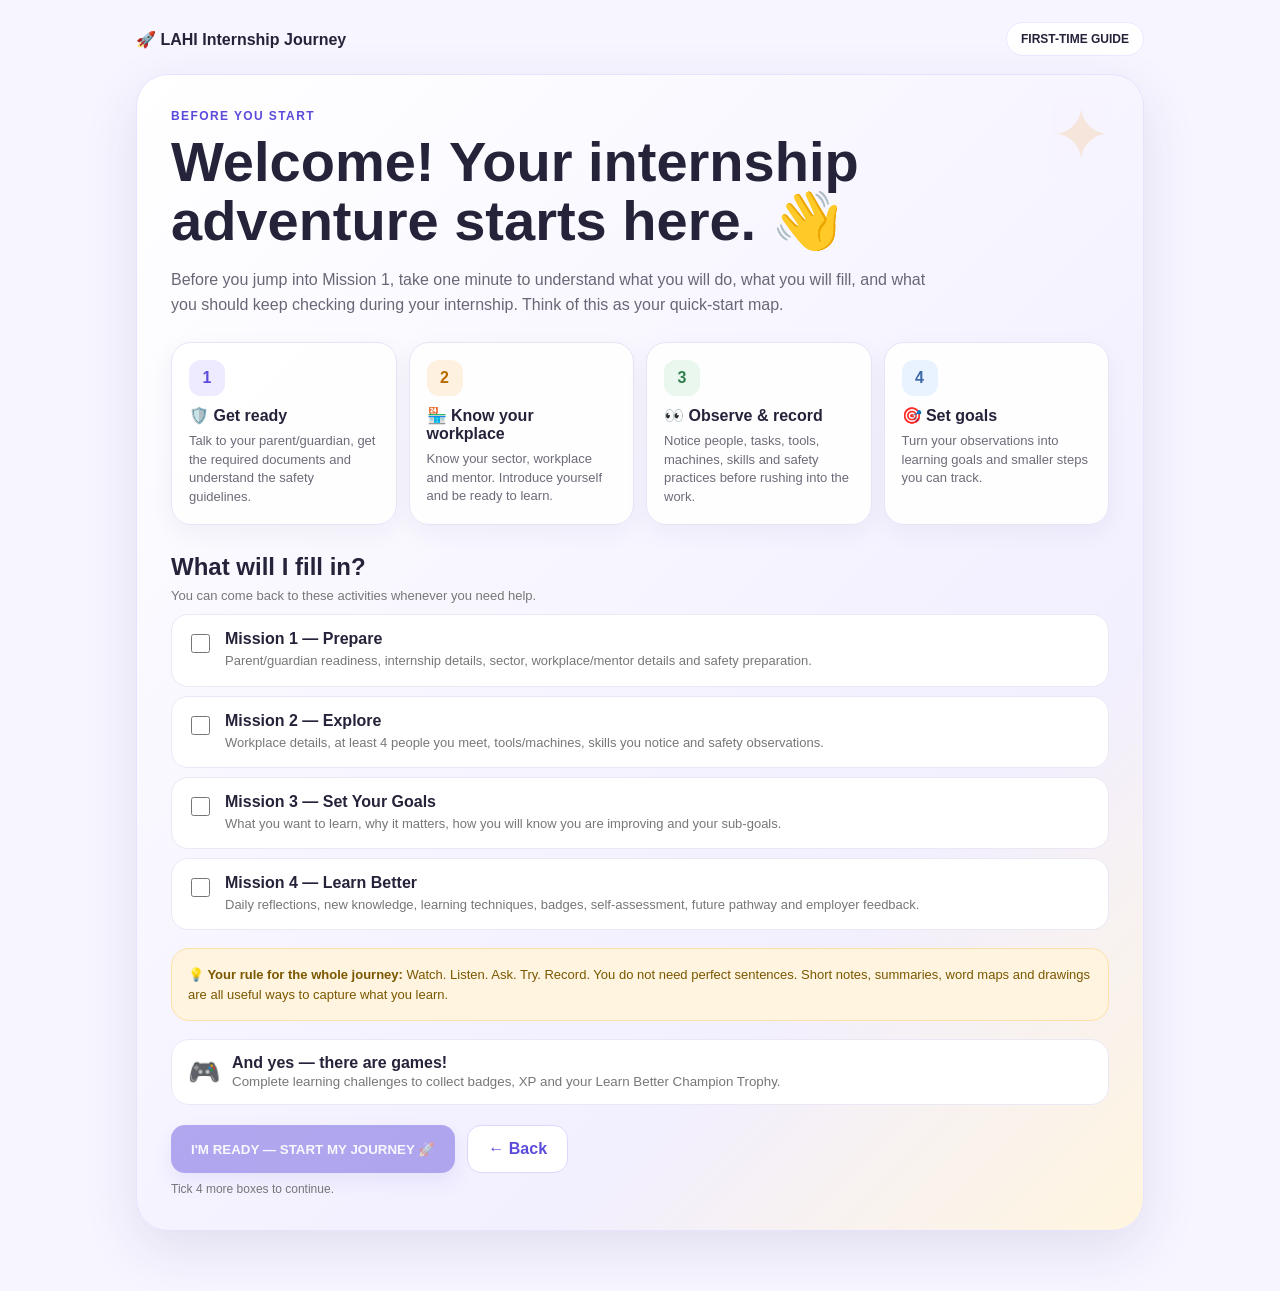
<file: start.html>
<!DOCTYPE html>
<html lang="en">
<head>
<meta charset="UTF-8"><meta name="viewport" content="width=device-width,initial-scale=1.0">
<title>Before You Begin | LAHI Internship Journey</title>
<style>
*{box-sizing:border-box}body{margin:0;font-family:Arial,Helvetica,sans-serif;background:#f7f5ff;color:#25233a}.wrap{max-width:1040px;margin:auto;padding:22px 16px 60px}.top{display:flex;justify-content:space-between;align-items:center;margin-bottom:18px}.brand{font-weight:900;color:#25233a;text-decoration:none}.pill{background:#fff;border:1px solid #ebe8ff;border-radius:30px;padding:9px 14px;font-weight:800;font-size:12px}.hero{position:relative;overflow:hidden;background:linear-gradient(135deg,#fff 0%,#f2efff 72%,#fff5df 100%);border:1px solid #e7e2ff;border-radius:32px;padding:34px;box-shadow:0 18px 55px rgba(50,45,100,.11)}.hero:after{content:"✦";position:absolute;right:32px;top:18px;font-size:72px;color:#f3a23b;opacity:.18}.eyebrow{color:#5b4bdb;font-size:12px;font-weight:900;letter-spacing:1.4px}.hero h1{font-size:clamp(34px,6vw,56px);line-height:1.05;margin:10px 0 14px;max-width:720px}.hero>p{color:#696776;line-height:1.6;font-size:16px;max-width:780px}.road{display:grid;grid-template-columns:repeat(4,1fr);gap:12px;margin-top:24px}.step{background:rgba(255,255,255,.9);border:1px solid #e8e3f7;border-radius:20px;padding:17px;box-shadow:0 8px 24px rgba(43,35,90,.05);transition:.2s}.step:hover{transform:translateY(-3px)}.num{width:36px;height:36px;border-radius:12px;background:#eeeaff;display:grid;place-items:center;color:#5b4bdb;font-weight:900;margin-bottom:10px}.step:nth-child(2) .num{background:#fff1df;color:#b86a00}.step:nth-child(3) .num{background:#eaf7ef;color:#32804d}.step:nth-child(4) .num{background:#e9f3ff;color:#3e69a8}.step h3{margin:0 0 7px;font-size:16px}.step p{margin:0;color:#6d6b78;line-height:1.45;font-size:13px}.section{margin-top:28px}.section-head{display:flex;justify-content:space-between;gap:12px;align-items:end}.section h2{margin:0 0 6px}.section-head p{margin:0;color:#777;line-height:1.4;font-size:13px}.check{display:flex;gap:12px;align-items:flex-start;background:#fff;border:1px solid #ebe8f5;border-radius:17px;padding:15px;margin:9px 0;transition:.2s}.check:hover{border-color:#c9c1ff;box-shadow:0 7px 20px rgba(91,75,219,.07)}.check input{margin-top:4px;width:19px;height:19px;accent-color:#5b4bdb}.check b{display:block;margin-bottom:3px}.check span{font-size:13px;color:#777;line-height:1.4}.tip{background:#fff4df;border:1px solid #ffe0a8;color:#7b5700;border-radius:18px;padding:16px;margin-top:18px;line-height:1.5;font-size:13px}.ready{display:flex;align-items:center;gap:12px;margin-top:18px;background:#fff;border:1px solid #ebe8f5;border-radius:18px;padding:14px 16px}.ready-icon{font-size:26px}.ready strong{display:block}.ready small{color:#777}.actions{display:flex;gap:12px;flex-wrap:wrap;margin-top:20px}.btn{border:0;border-radius:14px;padding:14px 20px;font-weight:900;cursor:pointer;text-decoration:none;display:inline-flex;align-items:center;justify-content:center}.primary{background:#5b4bdb;color:#fff;box-shadow:0 8px 18px rgba(91,75,219,.2)}.primary:not(.disabled):hover{transform:translateY(-2px)}.secondary{background:#fff;color:#5b4bdb;border:1px solid #ddd7ff}.disabled{opacity:.45;pointer-events:none}.status{font-size:12px;color:#777;margin-top:9px}@media(max-width:820px){.road{grid-template-columns:repeat(2,1fr)}}@media(max-width:600px){.road{grid-template-columns:1fr}.hero{padding:24px}.wrap{padding:16px 12px 45px}}
</style></head>
<body><div class="wrap">
<div class="top"><a class="brand" href="index.html">🚀 LAHI Internship Journey</a><div class="pill">FIRST-TIME GUIDE</div></div>
<section class="hero">
<div class="eyebrow">BEFORE YOU START</div>
<h1>Welcome! Your internship adventure starts here. 👋</h1>
<p>Before you jump into Mission 1, take one minute to understand what you will do, what you will fill, and what you should keep checking during your internship. Think of this as your quick-start map.</p>
<div class="road">
<div class="step"><div class="num">1</div><h3>🛡️ Get ready</h3><p>Talk to your parent/guardian, get the required documents and understand the safety guidelines.</p></div>
<div class="step"><div class="num">2</div><h3>🏪 Know your workplace</h3><p>Know your sector, workplace and mentor. Introduce yourself and be ready to learn.</p></div>
<div class="step"><div class="num">3</div><h3>👀 Observe & record</h3><p>Notice people, tasks, tools, machines, skills and safety practices before rushing into the work.</p></div>
<div class="step"><div class="num">4</div><h3>🎯 Set goals</h3><p>Turn your observations into learning goals and smaller steps you can track.</p></div>
</div>
<div class="section"><div class="section-head"><div><h2>What will I fill in?</h2><p>You can come back to these activities whenever you need help.</p></div></div>
<div class="check"><input type="checkbox"><div><b>Mission 1 — Prepare</b><span>Parent/guardian readiness, internship details, sector, workplace/mentor details and safety preparation.</span></div></div>
<div class="check"><input type="checkbox"><div><b>Mission 2 — Explore</b><span>Workplace details, at least 4 people you meet, tools/machines, skills you notice and safety observations.</span></div></div>
<div class="check"><input type="checkbox"><div><b>Mission 3 — Set Your Goals</b><span>What you want to learn, why it matters, how you will know you are improving and your sub-goals.</span></div></div>
<div class="check"><input type="checkbox"><div><b>Mission 4 — Learn Better</b><span>Daily reflections, new knowledge, learning techniques, badges, self-assessment, future pathway and employer feedback.</span></div></div>
</div>
<div class="tip"><b>💡 Your rule for the whole journey:</b> Watch. Listen. Ask. Try. Record. You do not need perfect sentences. Short notes, summaries, word maps and drawings are all useful ways to capture what you learn.</div>
<div class="ready"><div class="ready-icon">🎮</div><div><strong>And yes — there are games!</strong><small>Complete learning challenges to collect badges, XP and your Learn Better Champion Trophy.</small></div></div>
<div class="actions"><button class="btn primary disabled" id="continueBtn">I'M READY — START MY JOURNEY 🚀</button><a class="btn secondary" href="index.html">← Back</a></div>
<div class="status" id="status">Tick all 4 boxes to continue.</div>
</section></div>
<script>(function(){var btn=document.getElementById('continueBtn'),status=document.getElementById('status'),boxes=[].slice.call(document.querySelectorAll('.check input'));function update(){var n=boxes.filter(function(x){return x.checked}).length;btn.classList.toggle('disabled',n!==4);status.textContent=n===4?'You are ready! Let’s begin your internship adventure.':'Tick '+(4-n)+' more box'+(4-n===1?'':'es')+' to continue.'}boxes.forEach(function(b){b.addEventListener('change',update)});btn.addEventListener('click',function(){if(boxes.every(function(x){return x.checked})){localStorage.setItem('lahi_onboarding_done','1');window.location.href='journey.html'}});update()})();</script>
</body></html>
</file>
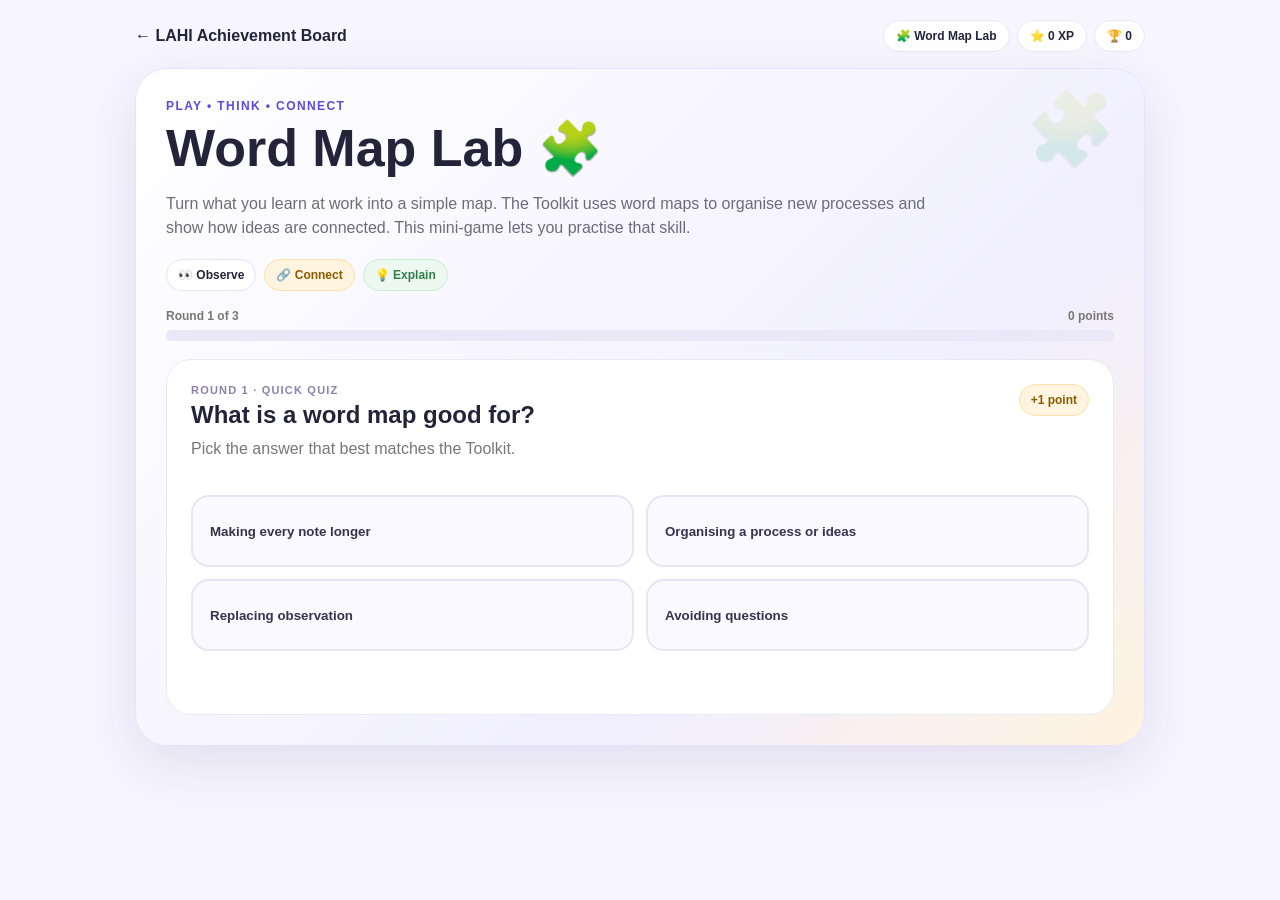
<file: word-game.html>
<!DOCTYPE html>
<html lang="en"><head><meta charset="UTF-8"><meta name="viewport" content="width=device-width,initial-scale=1.0"><title>Word Map Lab | LAHI</title>
<style>
*{box-sizing:border-box}body{margin:0;font-family:Arial,Helvetica,sans-serif;background:#f7f5ff;color:#25233a}.wrap{max-width:1040px;margin:auto;padding:20px 15px 60px}.top{display:flex;justify-content:space-between;gap:12px;align-items:center;margin-bottom:16px}.brand{color:#25233a;text-decoration:none;font-weight:900}.stats{display:flex;gap:7px;flex-wrap:wrap}.pill{background:#fff;border:1px solid #ebe8f5;border-radius:22px;padding:8px 12px;font-size:12px;font-weight:900}.hero{position:relative;overflow:hidden;background:linear-gradient(135deg,#fff 0%,#f1efff 68%,#fff3df 100%);border:1px solid #e7e2ff;border-radius:32px;padding:30px;box-shadow:0 18px 55px rgba(50,45,100,.11)}.hero:after{content:'🧩';position:absolute;right:28px;top:18px;font-size:72px;opacity:.12}.eyebrow{color:#5b4bdb;font-size:12px;font-weight:900;letter-spacing:1.4px}.hero h1{font-size:clamp(34px,6vw,52px);margin:8px 0 8px;line-height:1.05}.hero>p{max-width:760px;color:#6d6b78;line-height:1.55}.mission-strip{display:flex;gap:8px;flex-wrap:wrap;margin:18px 0}.tag{padding:8px 11px;border-radius:999px;background:#fff;border:1px solid #e8e3f7;font-size:12px;font-weight:800}.tag.orange{background:#fff4df;border-color:#ffe0a8;color:#8a5b00}.tag.green{background:#edf9f0;border-color:#cdebd5;color:#327b4c}.progress-wrap{margin:18px 0}.progress-label{display:flex;justify-content:space-between;font-size:12px;font-weight:800;color:#777}.progress{height:11px;background:#eae7f7;border-radius:20px;overflow:hidden;margin-top:7px}.progress i{display:block;height:100%;width:0;background:linear-gradient(90deg,#5b4bdb,#ef704e);transition:.35s}.game{margin-top:18px;background:#fff;border-radius:25px;padding:24px;border:1px solid #ebe8f5}.round{display:none}.round.active{display:block}.round-head{display:flex;justify-content:space-between;gap:10px;align-items:start}.round-kicker{font-size:11px;letter-spacing:1.2px;color:#8a82a8;font-weight:900}.round h2{margin:5px 0 8px;font-size:24px}.round-intro{color:#777;line-height:1.5;margin-top:0}.choice-grid{display:grid;grid-template-columns:repeat(2,1fr);gap:12px;margin-top:18px}.choice{position:relative;border:2px solid #e9e5f5;background:#faf9ff;border-radius:18px;padding:17px;text-align:left;cursor:pointer;font-weight:900;color:#37334c;transition:.18s;min-height:72px}.choice:hover{transform:translateY(-3px);border-color:#b9afff;box-shadow:0 8px 20px rgba(91,75,219,.08)}.choice.selected{border-color:#5b4bdb;background:#eeeaff}.choice.good{border-color:#48a868;background:#edf9f0}.choice.bad{border-color:#e66d50;background:#fff1ed}.choice:disabled{cursor:default}.feedback{min-height:25px;margin-top:14px;font-weight:900}.next{border:0;border-radius:14px;padding:13px 18px;background:#5b4bdb;color:#fff;font-weight:900;cursor:pointer;margin-top:12px;display:none}.next.show{display:inline-block}.sequence{display:flex;gap:10px;flex-wrap:wrap;margin:20px 0}.step-choice{flex:1 1 180px;min-height:74px;border:2px dashed #d9d3f4;border-radius:18px;background:#fbfaff;padding:15px;font-weight:900;cursor:pointer}.step-choice.selected{border-style:solid;border-color:#5b4bdb;background:#eeeaff}.sequence-status{display:flex;gap:8px;flex-wrap:wrap;margin-top:12px}.dot{padding:7px 10px;border-radius:999px;background:#f0eef8;color:#777;font-size:11px;font-weight:900}.dot.done{background:#edf9f0;color:#327b4c}.map-board{position:relative;min-height:310px;margin-top:20px;border-radius:24px;background:radial-gradient(circle at 50% 50%,#fff 0,#faf8ff 45%,#f1efff 100%);border:1px solid #e8e3f7;overflow:hidden}.map-board:before,.map-board:after{content:"";position:absolute;left:50%;top:50%;width:270px;height:2px;background:#d8d1f4;transform-origin:left center}.map-board:before{transform:rotate(25deg)}.map-board:after{transform:rotate(-25deg)}.center-node{position:absolute;left:50%;top:50%;transform:translate(-50%,-50%);background:#5b4bdb;color:#fff;padding:18px 22px;border-radius:22px;font-weight:900;text-align:center;box-shadow:0 12px 28px rgba(91,75,219,.25);z-index:2}.map-node{position:absolute;background:#fff;border:2px solid #e4defa;border-radius:17px;padding:12px 14px;font-weight:900;cursor:pointer;box-shadow:0 7px 18px rgba(50,45,100,.07);z-index:3;transition:.18s}.map-node:hover{transform:translateY(-2px)}.map-node.selected{border-color:#ef704e;background:#fff4df}.node1{left:8%;top:18%}.node2{right:8%;top:18%}.node3{left:8%;bottom:18%}.node4{right:8%;bottom:18%}.result{display:none;text-align:center;padding:14px 4px}.result.show{display:block}.trophy{font-size:76px;animation:bounce 1.1s infinite alternate}.result h2{font-size:32px;margin:5px 0}.result p{color:#777;line-height:1.5}.reward{display:inline-flex;gap:8px;flex-wrap:wrap;justify-content:center;margin:12px 0}.reward span{padding:10px 15px;border-radius:999px;font-weight:900}.xp{background:#fff4df;color:#8a5b00}.badge{background:#eeeaff;color:#5744c9}.learn{max-width:720px;margin:18px auto;background:#fff4df;border:1px solid #ffe0a8;border-radius:18px;padding:15px;text-align:left;color:#755300;font-size:13px;line-height:1.5}.btn{border:0;border-radius:14px;padding:14px 19px;background:#5b4bdb;color:#fff;font-weight:900;cursor:pointer;margin-top:10px;text-decoration:none;display:inline-flex}.secondary{background:#fff;color:#5b4bdb;border:1px solid #ddd7ff;margin-left:7px}.mini-note{font-size:12px;color:#777;margin-top:10px}.shake{animation:shake .35s}.pop{animation:pop .3s}@keyframes shake{25%{transform:translateX(-5px)}75%{transform:translateX(5px)}}@keyframes pop{50%{transform:scale(1.04)}}@keyframes bounce{to{transform:translateY(-8px)}}@media(max-width:700px){.choice-grid{grid-template-columns:1fr}.hero{padding:23px}.map-board{min-height:420px}.node1{left:4%;top:12%}.node2{right:4%;top:12%}.node3{left:4%;bottom:12%}.node4{right:4%;bottom:12%}.center-node{width:160px}.top{align-items:flex-start}}
</style></head>
<body><div class="wrap"><div class="top"><a class="brand" href="journey.html">← LAHI Achievement Board</a><div class="stats"><div class="pill">🧩 Word Map Lab</div><div class="pill">⭐ <span id="xp">0</span> XP</div><div class="pill">🏆 <span id="badges">0</span></div></div></div>
<section class="hero"><div class="eyebrow">PLAY • THINK • CONNECT</div><h1>Word Map Lab 🧩</h1><p>Turn what you learn at work into a simple map. The Toolkit uses word maps to organise new processes and show how ideas are connected. This mini-game lets you practise that skill.</p><div class="mission-strip"><span class="tag">👀 Observe</span><span class="tag orange">🔗 Connect</span><span class="tag green">💡 Explain</span></div><div class="progress-wrap"><div class="progress-label"><span id="progressText">Round 1 of 3</span><span id="scoreText">0 points</span></div><div class="progress"><i id="bar"></i></div></div>
<div class="game" id="game">
<section class="round active" data-round="1"><div class="round-head"><div><div class="round-kicker">ROUND 1 · QUICK QUIZ</div><h2>What is a word map good for?</h2><p class="round-intro">Pick the answer that best matches the Toolkit.</p></div><div class="tag orange">+1 point</div></div><div class="choice-grid"><button class="choice" data-answer="no">Making every note longer</button><button class="choice" data-answer="yes">Organising a process or ideas</button><button class="choice" data-answer="no">Replacing observation</button><button class="choice" data-answer="no">Avoiding questions</button></div><div class="feedback"></div><button class="next">NEXT →</button></section>
<section class="round" data-round="2"><div class="round-kicker">ROUND 2 · BUILD THE PROCESS</div><h2>Can you put the workplace process in order?</h2><p class="round-intro">Tap the steps in the order they should happen.</p><div class="sequence" id="sequence"><button class="step-choice" data-order="2">👀 Observe the customer need</button><button class="step-choice" data-order="4">💳 Process the payment</button><button class="step-choice" data-order="1">🙂 Greet and ask how you can help</button><button class="step-choice" data-order="3">🔎 Find the product or answer</button></div><div class="sequence-status" id="sequenceStatus"><span class="dot">1</span><span class="dot">2</span><span class="dot">3</span><span class="dot">4</span></div><div class="feedback" id="seqFeedback"></div><button class="next" id="seqNext">NEXT →</button></section>
<section class="round" data-round="3"><div class="round-kicker">ROUND 3 · CONNECT THE IDEAS</div><h2>Build your own mini word map</h2><p class="round-intro">Tap the four ideas that connect to learning a new workplace machine. All four are useful.</p><div class="map-board"><div class="center-node">⚙️ NEW MACHINE</div><button class="map-node node1" data-map="yes">🧩 Parts</button><button class="map-node node2" data-map="yes">➡️ Steps</button><button class="map-node node3" data-map="yes">🛡️ Safety</button><button class="map-node node4" data-map="yes">💡 What each part does</button></div><div class="feedback" id="mapFeedback"></div><button class="next" id="mapFinish">COLLECT MY BADGE 🏆</button></section>
<div class="result" id="result"><div class="trophy">🏆</div><h2 id="resultTitle">Word Map Champion!</h2><p id="resultText">You connected ideas, organised a process and completed the Word Map challenge.</p><div class="reward"><span class="xp">⭐ +15 XP</span><span class="badge">🧩 Word Map Badge</span></div><div class="learn"><b>Take this into your internship:</b> when you learn a new process, machine or task, try putting the important parts into a word map. Use arrows or connectors to show the sequence and relationships.</div><button class="btn" id="again">PLAY AGAIN</button><a class="btn secondary" href="journey.html">BACK TO MY JOURNEY</a></div>
</div></section></div>
<script src="config.js"></script><script src="app.js"></script><script>
(function(){
var rounds=[].slice.call(document.querySelectorAll('.round')),round=0,points=0,sequence=[],mapCount=0;
var bar=document.getElementById('bar'),progressText=document.getElementById('progressText'),scoreText=document.getElementById('scoreText');
document.getElementById('xp').textContent=localStorage.getItem('lahiXP')||'0';document.getElementById('badges').textContent=localStorage.getItem('lahiBadges')||'0';
function update(){bar.style.width=((round)/3*100)+'%';progressText.textContent='Round '+Math.min(round+1,3)+' of 3';scoreText.textContent=points+' point'+(points===1?'':'s')}
function goNext(){round++;rounds.forEach(function(x){x.classList.remove('active')});if(round<3){rounds[round].classList.add('active');update()}else finish()}
rounds[0].querySelectorAll('.choice').forEach(function(b){b.addEventListener('click',function(){var q=rounds[0],buttons=q.querySelectorAll('.choice');buttons.forEach(function(x){x.disabled=true});var good=b.dataset.answer==='yes';b.classList.add(good?'good':'bad');q.querySelector('.feedback').textContent=good?'✅ Correct! Word maps help organise processes and ideas.':'💡 Think about how a process has steps that connect to each other.';if(good)points++;q.querySelector('.next').classList.add('show');scoreText.textContent=points+' point'+(points===1?'':'s')})});
rounds[0].querySelector('.next').addEventListener('click',goNext);
var seqButtons=[].slice.call(document.querySelectorAll('.step-choice'));seqButtons.forEach(function(b){b.addEventListener('click',function(){if(b.classList.contains('selected'))return;var expected=sequence.length+1;if(Number(b.dataset.order)===expected){b.classList.add('selected');sequence.push(Number(b.dataset.order));document.querySelectorAll('#sequenceStatus .dot')[sequence.length-1].classList.add('done');document.getElementById('seqFeedback').textContent=sequence.length===4?'🎉 Perfect sequence!':'Nice! That is step '+sequence.length+'.';if(sequence.length===4){points++;document.getElementById('seqNext').classList.add('show');update()}}else{document.getElementById('seqFeedback').textContent='↩️ Not yet — look at the process and choose the step that should happen next.';b.classList.add('shake');setTimeout(function(){b.classList.remove('shake')},400)}})});document.getElementById('seqNext').addEventListener('click',goNext);
[].slice.call(document.querySelectorAll('.map-node')).forEach(function(b){b.addEventListener('click',function(){if(b.classList.contains('selected'))return;b.classList.add('selected','pop');mapCount++;document.getElementById('mapFeedback').textContent=mapCount<4?'Great connection! Pick '+(4-mapCount)+' more.':'🎉 You built a complete learning map!';if(mapCount===4){points++;document.getElementById('mapFinish').classList.add('show');update()}})});
document.getElementById('mapFinish').addEventListener('click',finish);
function finish(){bar.style.width='100%';document.getElementById('game').style.display='none';document.getElementById('result').classList.add('show');if(!localStorage.getItem('lahi_wordgame_reward')){localStorage.setItem('lahi_wordgame_reward','1');if(window.LAHi){LAHi.addXP(15,'lahi_wordgame_xp');LAHi.awardBadge('badge_wordmap');LAHi.sync('word_map_game_complete',{score:points,total:3,result:'badge_unlocked'});}}document.getElementById('xp').textContent=localStorage.getItem('lahiXP')||'0';document.getElementById('badges').textContent=localStorage.getItem('lahiBadges')||'0';if(window.LAHi){setTimeout(function(){LAHi.celebrate({title:'Word Map Champion! 🧩',text:'You connected ideas, organised a process and completed the Word Map challenge.',xp:15,badge:'Word Map Badge',next:'journey.html',nextLabel:'Your Word Map badge has been added to your Achievement Board.',button:'BACK TO MY JOURNEY →'})},350)}}
function reset(){location.reload()}document.getElementById('again').addEventListener('click',reset);update();
})();</script></body></html>
</file>
<file: style.css>
* { box-sizing: border-box; }

html { scroll-behavior: smooth; }

body {
  margin: 0;
  font-family: Arial, Helvetica, sans-serif;
  background: #f7f5ff;
  color: #25233a;
}

.app-shell {
  min-height: 100vh;
  overflow: hidden;
}

.topbar {
  height: 72px;
  background: rgba(255,255,255,.96);
  display: flex;
  align-items: center;
  justify-content: space-between;
  padding: 0 5%;
  box-shadow: 0 3px 18px rgba(0,0,0,.08);
  position: sticky;
  top: 0;
  z-index: 50;
}

.brand {
  font-weight: 900;
  font-size: 17px;
  color: #25233a;
}

.brand span {
  color: #77748a;
  font-weight: 600;
  margin-left: 8px;
}

.top-pill {
  background: #f5f3ff;
  border-radius: 30px;
  padding: 10px 16px;
  font-size: 13px;
  font-weight: 800;
}

.home {
  max-width: 1180px;
  margin: auto;
  padding: 45px 20px 70px;
}

.hero-card {
  min-height: 510px;
  display: grid;
  grid-template-columns: 1.05fr .95fr;
  align-items: center;
  gap: 30px;
  padding: 55px;
  border-radius: 36px;
  background:
    radial-gradient(circle at 90% 20%, rgba(255,255,255,.65) 0 8%, transparent 9%),
    linear-gradient(135deg,#ffffff 0%,#f1efff 100%);
  box-shadow: 0 20px 60px rgba(50,45,100,.12);
  border: 1px solid #ece9ff;
}

.eyebrow {
  color: #5b4bdb;
  font-size: 12px;
  font-weight: 900;
  letter-spacing: 1.5px;
  margin-bottom: 14px;
}

.hero-copy h1 {
  font-size: clamp(42px, 6vw, 70px);
  line-height: 1.02;
  margin: 0 0 22px;
  letter-spacing: -2px;
}

.hero-copy h1 span:first-child { color: #5b4bdb; }
.hero-copy h1 span:last-child { color: #ef704e; }

.hero-copy p {
  max-width: 620px;
  color: #686675;
  font-size: 18px;
  line-height: 1.65;
  margin-bottom: 28px;
}

.primary-btn {
  display: inline-block;
  background: #5b4bdb;
  color: #fff;
  text-decoration: none;
  padding: 16px 24px;
  border-radius: 14px;
  font-size: 16px;
  font-weight: 900;
  box-shadow: 0 9px 20px rgba(91,75,219,.25);
  transition: .2s;
}

.primary-btn:hover {
  transform: translateY(-3px);
  background: #4b3bc4;
}

.micro-proof {
  display: flex;
  flex-wrap: wrap;
  gap: 9px;
  margin-top: 20px;
}

.micro-proof span {
  background: #fff;
  border: 1px solid #e8e5f5;
  border-radius: 20px;
  padding: 8px 12px;
  font-size: 12px;
  font-weight: 800;
}

.hero-art {
  min-height: 390px;
  position: relative;
  border-radius: 30px;
  overflow: hidden;
  background: linear-gradient(180deg,#dff5ff 0%,#dff5ff 48%,#dff2d7 48%,#dff2d7 100%);
  border: 7px solid #fff;
  box-shadow: inset 0 -20px 50px rgba(60,120,70,.08);
}

.sun {
  position: absolute;
  width: 92px;
  height: 92px;
  right: 12%;
  top: 35px;
  border-radius: 50%;
  background: #ffd45a;
  box-shadow: 0 0 45px rgba(255,210,80,.55);
}

.orb {
  position: absolute;
  border-radius: 50%;
  background: rgba(255,255,255,.72);
}

.orb-a { width: 80px; height: 35px; left: 10%; top: 55px; }
.orb-b { width: 110px; height: 42px; left: 25%; top: 105px; }

.student-avatar {
  position: absolute;
  left: 50%;
  top: 48%;
  transform: translate(-50%,-50%);
  width: 135px;
  height: 135px;
  border-radius: 50%;
  background: #fff;
  display: flex;
  align-items: center;
  justify-content: center;
  font-size: 68px;
  box-shadow: 0 16px 35px rgba(0,0,0,.15);
  z-index: 3;
}

.float-card {
  position: absolute;
  background: #fff;
  border-radius: 15px;
  padding: 12px 15px;
  font-weight: 900;
  font-size: 13px;
  box-shadow: 0 10px 25px rgba(0,0,0,.12);
  z-index: 4;
}

.fc-a { left: 8%; top: 45%; }
.fc-b { right: 7%; top: 55%; }
.fc-c { left: 25%; bottom: 12%; }

.path {
  position: absolute;
  height: 4px;
  background: rgba(255,255,255,.95);
  border-radius: 20px;
  transform: rotate(-15deg);
}

.path-1 { width: 150px; left: 8%; bottom: 25%; }
.path-2 { width: 130px; right: 5%; bottom: 34%; transform: rotate(18deg); }

.quick-grid {
  display: grid;
  grid-template-columns: repeat(4,1fr);
  gap: 15px;
  margin-top: 24px;
}

.quick-card {
  background: #fff;
  border-radius: 20px;
  padding: 22px;
  display: flex;
  gap: 14px;
  align-items: flex-start;
  border: 1px solid #ebe8f5;
  box-shadow: 0 9px 25px rgba(0,0,0,.06);
}

.q-icon {
  width: 44px;
  height: 44px;
  flex-shrink: 0;
  border-radius: 13px;
  display: flex;
  align-items: center;
  justify-content: center;
  font-size: 22px;
}

.quick-card b { display:block; margin-bottom:5px; }
.quick-card p { margin:0; color:#777; font-size:13px; line-height:1.4; }

.blue .q-icon { background:#e5f5ff; }
.orange .q-icon { background:#fff0e7; }
.purple .q-icon { background:#eeeaff; }
.green .q-icon { background:#e7f8ed; }

@media (max-width: 850px) {
  .hero-card { grid-template-columns: 1fr; padding: 35px; }
  .hero-art { min-height: 340px; }
  .quick-grid { grid-template-columns: 1fr 1fr; }
}

@media (max-width: 520px) {
  .topbar { padding: 0 14px; }
  .brand span { display:none; }
  .home { padding: 22px 12px 50px; }
  .hero-card { padding: 25px 20px; border-radius: 25px; }
  .hero-copy h1 { font-size: 43px; }
  .hero-copy p { font-size: 15px; }
  .quick-grid { grid-template-columns: 1fr; }
  .hero-art { min-height: 310px; }
}

/* Gamified completion message */
.completion-overlay{position:fixed;inset:0;background:rgba(35,31,68,.62);backdrop-filter:blur(5px);display:flex;align-items:center;justify-content:center;padding:20px;z-index:99999;opacity:0;visibility:hidden;transition:.22s}
.completion-overlay.show{opacity:1;visibility:visible}
.completion-box{width:min(520px,100%);background:#fff;border-radius:28px;padding:36px 28px;text-align:center;box-shadow:0 25px 70px rgba(0,0,0,.25);transform:translateY(18px) scale(.97);transition:.25s}
.completion-overlay.show .completion-box{transform:translateY(0) scale(1)}
.celebrate-burst{font-size:58px;animation:bounceCelebrate .8s ease}
.completion-kicker{font-size:12px;letter-spacing:1.5px;font-weight:900;color:#5b4bdf;margin-top:8px}
.completion-box h2{font-size:34px;margin:8px 0;color:#292744}
.completion-box p{color:#6e6a7f;line-height:1.6;margin:0 auto 22px;max-width:400px}
.completion-reward{display:flex;gap:10px;justify-content:center;flex-wrap:wrap;margin-bottom:24px}
.completion-reward span{background:#fff4dc;color:#9b6100;border-radius:999px;padding:10px 15px;font-weight:900}
.completion-btn{border:0;background:#5b4bdf;color:#fff;padding:14px 25px;border-radius:14px;font-size:16px;font-weight:900;cursor:pointer;box-shadow:0 8px 20px rgba(91,75,223,.25)}
@keyframes bounceCelebrate{0%{transform:scale(.5) rotate(-8deg);opacity:0}70%{transform:scale(1.12) rotate(4deg)}100%{transform:scale(1)}}
</file>
